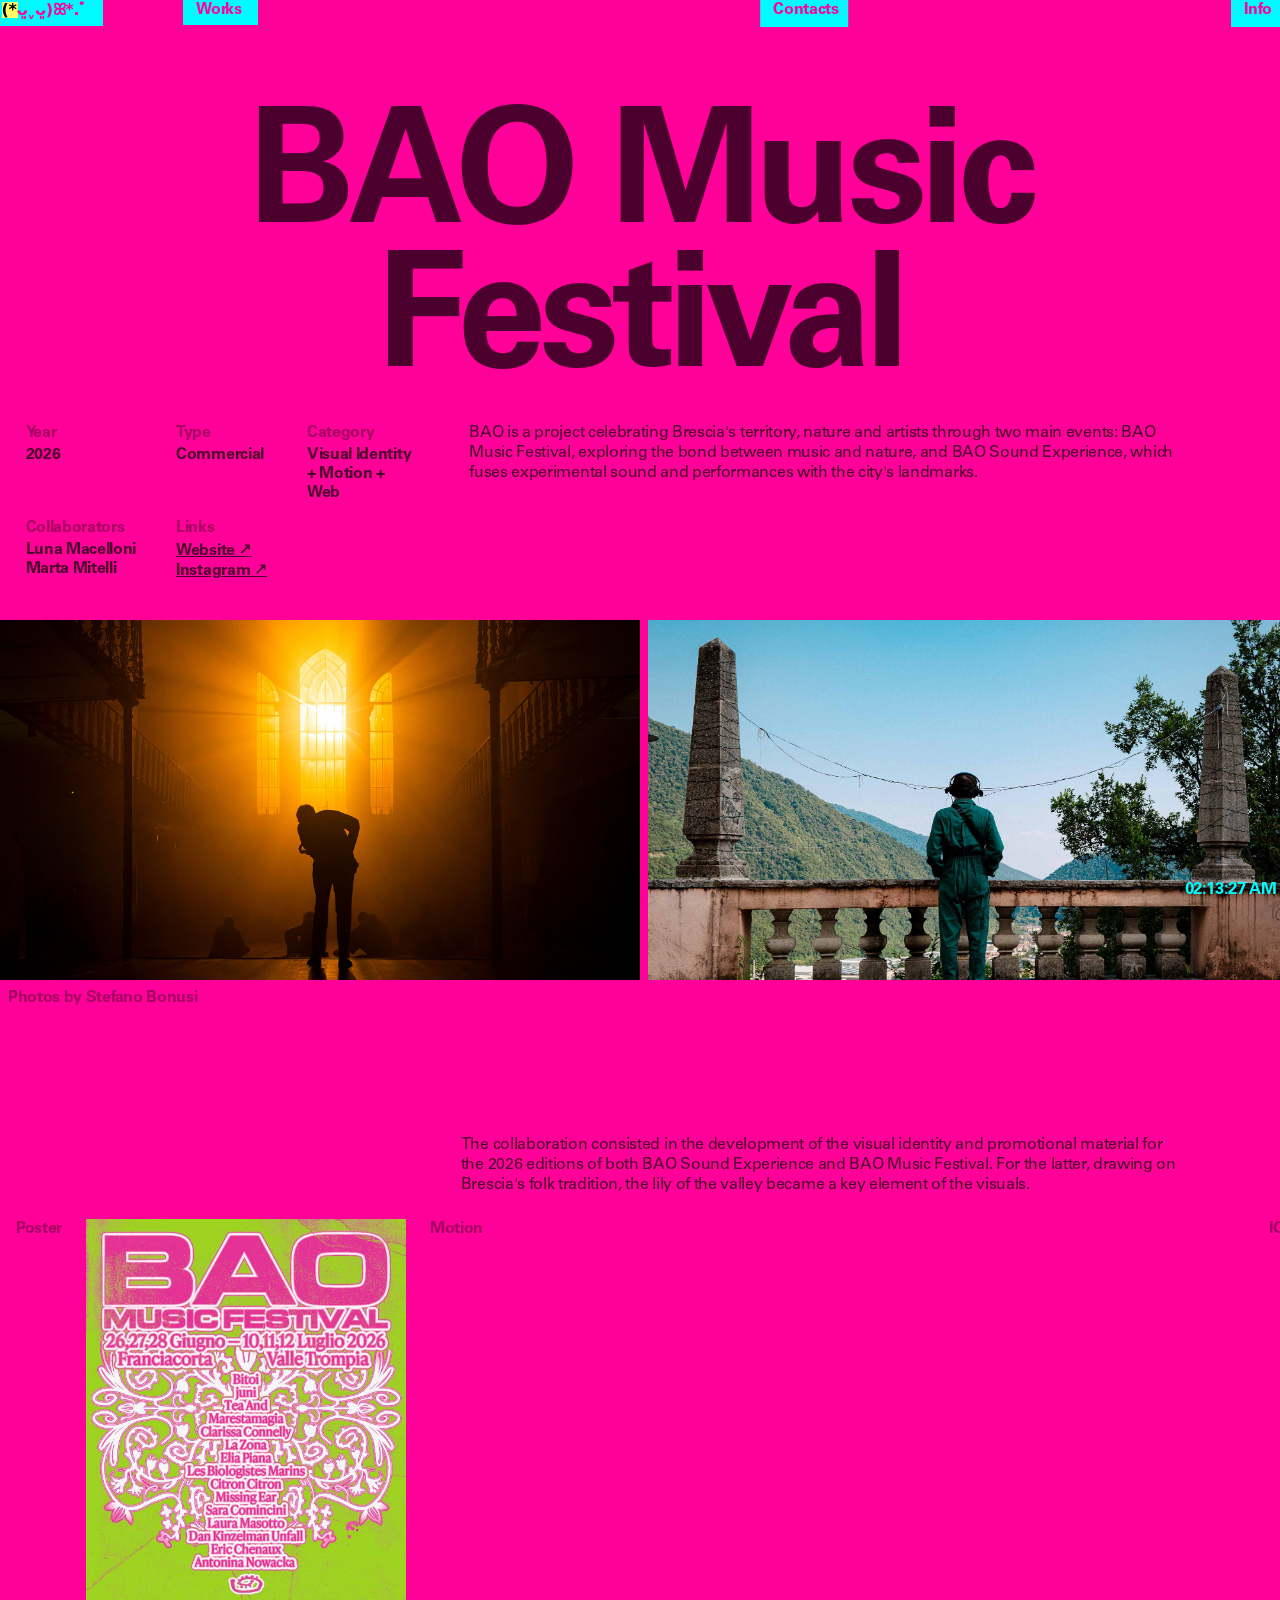
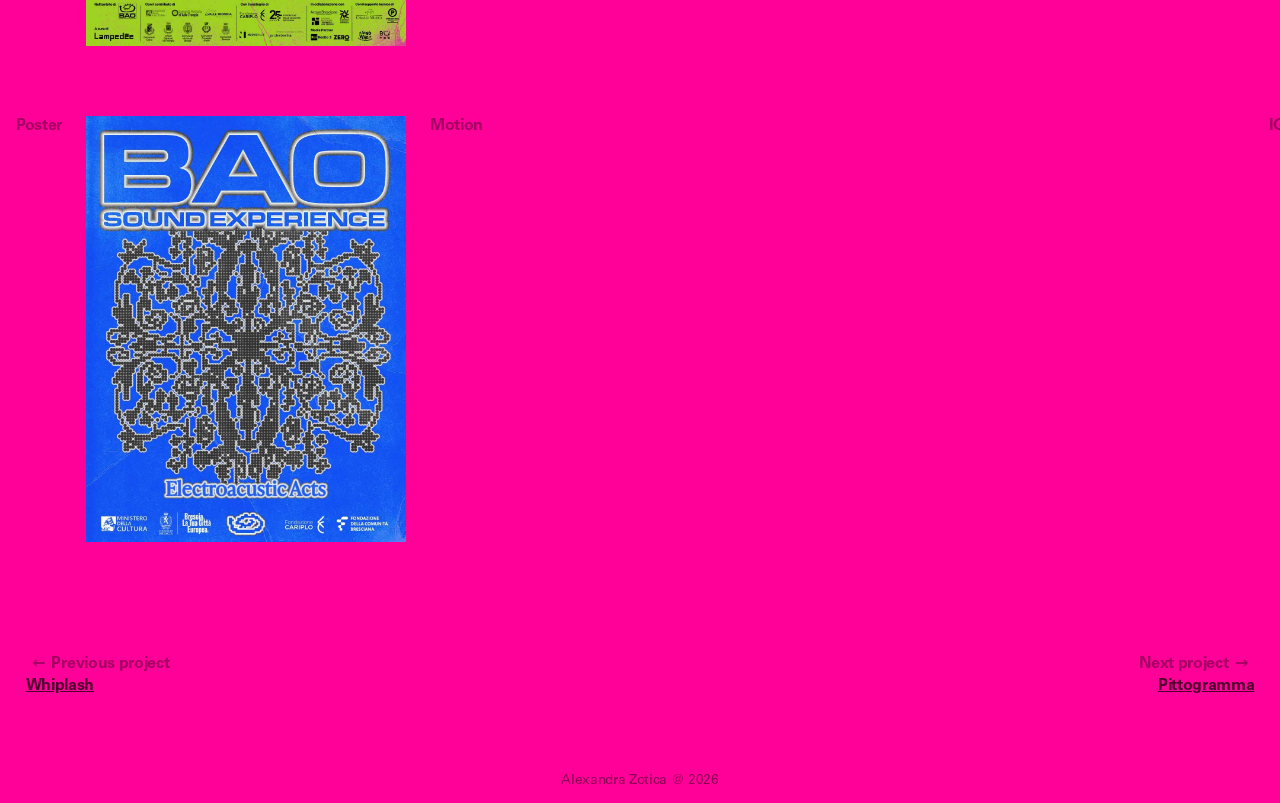
<file: project/BAO-Music-Festival.html>
<!DOCTYPE html>
<html lang="en">
<head>
    <meta charset="UTF-8">
    <meta name="viewport" content="width=device-width, initial-scale=1.0">
    <title>Alexandra Zotica - Portfolio (*ᴗ͈ˬᴗ͈)ꕤ*.ﾟ</title>
    <link rel="stylesheet" href="../style.css">
    <link rel="stylesheet" href="../project-page-style.css">
</head>
<body>

  <div id="custom-cursor"><div class="cursor-shape"></div></div>

  <span id="fixed">

<span id="az">
  <a href="../index.html" aria-label="Alexandra Zotica">
<span class="az-letter az-rest" style="--i:0;--d:.45s" aria-hidden="true">A</span><span class="az-letter az-rest" style="--i:1;--d:.405s" aria-hidden="true">l</span><span class="az-letter az-rest" style="--i:2;--d:.36s" aria-hidden="true">e</span><span class="az-letter az-rest" style="--i:3;--d:.315s" aria-hidden="true">x</span><span class="az-letter az-rest" style="--i:4;--d:.27s" aria-hidden="true">a</span><span class="az-letter az-rest" style="--i:5;--d:.225s" aria-hidden="true">n</span><span class="az-letter az-rest" style="--i:6;--d:.18s" aria-hidden="true">d</span><span class="az-letter az-rest" style="--i:7;--d:.135s" aria-hidden="true">r</span><span class="az-letter az-rest" style="--i:8;--d:.09s" aria-hidden="true">a</span><span class="az-letter az-rest" style="--i:9;--d:.045s" aria-hidden="true">&nbsp;</span><span class="az-letter az-rest" style="--i:10;--d:.405s" aria-hidden="true">Z</span><span class="az-letter az-rest" style="--i:11;--d:.333s" aria-hidden="true">o</span><span class="az-letter az-rest" style="--i:12;--d:.261s" aria-hidden="true">t</span><span class="az-letter az-rest" style="--i:13;--d:.189s" aria-hidden="true">i</span><span class="az-letter az-rest" style="--i:14;--d:.117s" aria-hidden="true">c</span><span class="az-letter az-rest" style="--i:15;--d:.045s" aria-hidden="true">a</span>
<span class="az-kao" aria-hidden="true">
  <span class="kao-rest">(*ᴗ͈ˬᴗ͈)ꕤ*.ﾟ</span>
  <span class="kao-hover">ദ്ദി(｡•̀ ,&lt;)~✩‧₊</span>
</span>
  </a>
</span>

<a class="menu-item menu-link" id="works" href="../see-all.html" data-hover-label="Works">
  <span class="label">Works</span>
</a>

<span class="menu-item flicker-item" id="contacts" data-hover-label="Contacts">
  <span class="label">Contacts</span>
  <span class="panel">
    <span class="content">
      <span class="links">
        <span id="email" class="row" data-hover-label="alexandrazotica.work@gmail.com"><a href="mailto:alexandrazotica.work@gmail.com">Email</a><span class="row-mask"></span></span>
        <span class="row" data-hover-label="@c0ldbluerain"><a href="https://www.instagram.com/c0ldbluerain/" target="_blank">Instagram</a><span class="row-mask"></span></span>
        <span class="row" data-hover-label="@alexandrazotica"><a href="https://vimeo.com/alexandrazotica" target="_blank">Vimeo</a><span class="row-mask"></span></span>
        <span class="row" data-hover-label="@alexandrazotica"><a href="https://www.linkedin.com/in/alexandrazotica/" target="_blank">Linkedin</a><span class="row-mask"></span></span>
      </span>
    </span>
  </span>
</span>

<span class="menu-item flicker-item" id="info" data-hover-label="Info">

  <span class="label">Info</span>
  <span class="panel">
    <span class="content">
      <span class="top-row">
        <p class="info-text">
          Alexandra Zotica is a designer working across motion, video and editorial design with an interest for 
          projects of social, political and cultural relevance. Romanian, raised and based in Milan,
          studied in Barcelona and Hong Kong.
        </p>
      </span>

      <span class="info-lower-row">

        <span class="container-info-block">
  <span class="info-block">
    <span class="info-block-title">Work</span>
    <span class="work-entries">

      <span class="work-entry">
        <span class="work-date">Jul 2025 – Present</span>
        <span class="work-title">BAO Music Festival</span>
        <span class="work-desc">Art director, graphic designer,
motion designer & video editor</span>
      </span>

      <span class="work-entry">
        <span class="work-date">Sept 2023 - Jun 2025</span>
        <span class="work-title">Lab Immagine - Politecnico di Milano</span>
        <span class="work-desc">Motion designer, videomaker
and photographer</span>
      </span>

      <span class="work-entry">
        <span class="work-date">Nov 2024</span>
        <span class="work-title">Filmmaker Festival</span>
        <span class="work-desc">Volunteered as video editor
and photographer</span>
      </span>

    </span>
  </span>
</span>

<span class="container-info-block">
  <span class="info-block">
    <span class="info-block-title">Education</span>
    <span class="work-entries">

      <span class="work-entry">
        <span class="work-date">2024 – Present</span>
        <span class="work-title">Master’s Degree
in Communication Design</span>
        <span class="work-desc">Politecnico di Milano
Milan, Italy</span>
      </span>

      <span class="work-entry">
        <span class="work-date">Jan 2026 - May 2026</span>
        <span class="work-title">Erasmus Experience
in Illustration</span>
        <span class="work-desc">Hong Kong Design Institute, Hong Kong</span>
      </span>

      <span class="work-entry">
        <span class="work-date">2021 - 2024</span>
        <span class="work-title">Bachelor’s Degree
in Communication Design</span>
        <span class="work-desc">Politecnico di Milano
Milan, Italy</span>
      </span>

       <span class="work-entry">
        <span class="work-date">Jan 2024 - Jun 2024</span>
        <span class="work-title">Erasmus Experience
in Audiovisual Design</span>
        <span class="work-desc">ESDi - Universitat Ramon Ull
Barcelona, Spain</span>
      </span>

    </span>
  </span>
</span>

        <span class="container-info-block">
          <span class="info-block">
            <span class="info-block-title">Exhibitions</span>
            <span class="info-block-years">
              <span class="year-group">
                <span class="year-label">2026</span>
                <span class="info-block-list">
                  <span><a href="https://streambeefvibes.densitydesign.org" target="_blank">Stream Beef Vibes</a>, Stecca 3, Milan</span>
                </span>
              </span>

              <span class="year-group">
                <span class="year-label">2025</span>
                <span class="info-block-list">
                  <span><a href="https://www.meetcenter.it/en/event/the-new-atlas-of-digital-art-2025-immersive-frontiers/" target="_blank">The New Atlas of Digital Art</a>, MEET, Milan</span>
                  <span><a href="https://www.graphicdays.it/neologia/everything-that-i-am-not-alexandra-zotica/" target="_blank">Neologia</a>, Graphic Days, Turin</span>
                  <span><a href="https://www.instagram.com/reel/DIoC3P-IA_e/?utm_source=ig_web_copy_link&stkn=MzRlODBiNWFlZA==" target="_blank">Anthropogenic Scenarios</a>, Salone Satellite, Milan</span>
                  <span><a href="https://www.instagram.com/reel/DI9LnVRoRi1/?utm_source=ig_web_copy_link&stkn=MzRlODBiNWFlZA==" target="_blank">Interdependence</a>, Fabbrica del Vapore, Milan</span>
                  <span><a href="https://www.instagram.com/p/DH8GaDlteWu/?utm_source=ig_web_copy_link&stkn=MzRlODBiNWFlZA==" target="_blank">Uffa Film Fest</a>, Urbino</span>
                </span>
              </span>

              <span class="year-group">
                <span class="year-label">2024</span>
                <span class="info-block-list">
                  <span><a href="https://www.antidisciplinarylab.it/rawscenarios/" target="_blank">Raw Scenarios</a>, Dotdotdot, Milan</span>
                </span>
              </span>
            </span>
          </span>

          <span class="info-block">
            <span class="info-block-title" style="padding-right:1.5rem">Features</span>
            <span class="info-block-years">
              <span class="year-group">
                <span class="year-label">2025</span>
                <span class="info-block-list">
                  <span>Graincore March</span>
                  <span>Urbanvoid Vol.2</span>
                </span>
              </span>

              <span class="year-group">
                <span class="year-label">2024</span>
                <span class="info-block-list">
                  <span><a href="https://www.nomosedizioni.it/libro/9791259582126" target="_blank">Design della Comunicazione. Vent'anni di nuovo</a></span>
                </span>
              </span>
            </span>
          </span>
        </span>

      </span>

    </span>
  </span>

</span>

  <span class="hour">14:37:22</span>

</span>

<header class="project-header"
  data-collaborators="Luna Macelloni, Marta Mitelli"
  data-links="Website|https://www.progettobao.com; Instagram|https://www.instagram.com/progetto.bao/">

  <span class="project-title" id="project-title">BAO Music Festival</span>

  <div class="project-body">
    <div class="project-attrs" id="project-attrs"></div>

    <div class="project-description">
  <p>BAO is a project celebrating Brescia's territory, nature and artists through two main events: BAO Music Festival, exploring the bond between music and nature, and BAO Sound Experience, which fuses experimental sound and performances with the city's landmarks.</p>
</div>
  </div>
</header>

<section class="project-gallery-h">
  <figure>
    <img src="../assets/projects/BAO/bao-1.jpg" alt="BAO 2026 poster" style="--w: 50vw; --w-mobile: 80vw;">
  </figure>
    <figure>
    <img src="../assets/projects/BAO/bao-6.jpg" alt="BAO 2026 poster"  style="--w: 50vw; --w-mobile: 80vw;">
  </figure>
  <figure>
    <img src="../assets/projects/BAO/bao-4.jpg" alt="BAO 2026 poster"  style="--w: 50vw; --w-mobile: 80vw;">
  </figure>
  <figure>
    <img src="../assets/projects/BAO/bao-5.jpg" alt="BAO 2026 poster"  style="--w: 50vw; --w-mobile: 80vw;">
  </figure>
</section>

<span class="photo-caption">Photos by Stefano Bonusi</span>

<div class="project-footer">
  <div class="project-description">
  <p>The collaboration consisted in the development of the visual identity and promotional material for the 2026 editions of both BAO Sound Experience and BAO Music Festival. For the latter, drawing on Brescia's folk tradition, the lily of the valley became a key element of the visuals.</p>
</div>
</div>

<section class="project-gallery-h">

  <div class="gallery-label"><span>Poster</span></div>
  <figure>
    <img src="../assets/projects/BAO/bao-poster 1.jpg" alt="BAO poster" alt="BAO 2026 poster" style="--w: 25vw; --w-mobile: 80vw;">
  </figure>

  <div class="gallery-label"><span>Motion</span></div>

  <figure>
      <a class="video-full-link" 
     href="https://www.instagram.com/reel/DW4Go3JAXb-/?utm_source=ig_web_copy_link&stkn=MzRlODBiNWFlZA==" 
     target="_blank" 
     rel="noopener"
     data-cursor-label="Watch full video"
     >
    <video data-src="../assets/projects/BAO/bao-11.mp4" muted loop playsinline webkit-playsinline preload="none"  style="--w: 18.8vw; --w-mobile: 75vw;"></video>
  </a>
  </figure>
  <figure>
    <video src="../assets/projects/BAO/bao-12.mp4" muted autoplay loop playsinline webkit-playsinline preload="auto" style="--w: 18.8vw; --w-mobile: 75vw;"></video>
  </figure>
  <figure>
      <a class="video-full-link" 
     href="https://www.instagram.com/reel/DXFI6l3E9Tg/?utm_source=ig_web_copy_link&stkn=MzRlODBiNWFlZA==" 
     target="_blank" 
     rel="noopener"
     data-cursor-label="Watch full video"
     >
    <video data-src="../assets/projects/BAO/bao-13.mp4" muted loop playsinline webkit-playsinline preload="none"  style="--w: 18.8vw; --w-mobile: 75vw;"></video>
  </a>  </figure>

    <div class="gallery-label"><span>IG Posts</span></div>
      
      <figure class="figure-quad">
  <div class="figure-quad-row">
      <img src="../assets/projects/BAO/bao-18.jpg" alt="BAO poster">
      <img src="../assets/projects/BAO/bao-19.jpg" alt="BAO poster">
  </div>
    <div class="figure-quad-row">
      <img src="../assets/projects/BAO/bao-20.jpg" alt="BAO poster">
       <img src="../assets/projects/BAO/bao-21.jpg" alt="BAO poster">
    </div>
      </figure>


            <div class="gallery-label"><span>Website</span></div>
<figure>
 <a class="video-full-link" 
     href="https://www.progettobao.com/franciacorta-w1/" 
     target="_blank" 
     rel="noopener"
     data-cursor-label="Check out the website"
     >
    <video data-src="../assets/projects/BAO/bao-26.mp4" muted loop playsinline webkit-playsinline preload="none"  style="--w: 30vw; --w-mobile: 80vw;"></video>
  </a>  </figure>

</section>

<section class="project-gallery-h">

    <div class="gallery-label"><span>Poster</span></div>

  <figure>
    <img src="../assets/projects/BAO/bao-poster 2.jpg" style="--w: 25vw; --w-mobile: 80vw;">
  </figure>

    <div class="gallery-label"><span>Motion</span></div>

    <figure>
      <a class="video-full-link" 
     href="https://www.instagram.com/reel/DXwuQZBCSAP/?utm_source=ig_web_copy_link&stkn=MzRlODBiNWFlZA==" 
     target="_blank" 
     rel="noopener"
     data-cursor-label="Watch full video"
     >
    <video data-src="../assets/projects/BAO/bao-14.mp4" muted loop playsinline webkit-playsinline preload="none" style="--w: 18.8vw; --w-mobile: 75vw;"></video>
  </a>
</figure>
<figure>
      <a class="video-full-link" 
     href="https://www.instagram.com/reel/DWWvMkqCdSr/?utm_source=ig_web_copy_link&stkn=NTc4MTIwNjQ2YQ==" 
     target="_blank" 
     rel="noopener"
     data-cursor-label="Watch full video"
     >
    <video data-src="../assets/projects/BAO/bao-15.mp4" muted loop playsinline webkit-playsinline preload="none" style="--w: 18.8vw; --w-mobile: 75vw;"></video>
  </a>  </figure>
  <figure>
      <a class="video-full-link" 
     href="https://www.instagram.com/reel/DUGiog3lasC/?utm_source=ig_web_copy_link&stkn=MzRlODBiNWFlZA==" 
     target="_blank" 
     rel="noopener"
     data-cursor-label="Watch full video"
     >
    <video data-src="../assets/projects/BAO/bao-16.mp4" muted loop playsinline webkit-playsinline preload="none" style="--w: 18.8vw; --w-mobile: 75vw;"></video>
  </a>  </figure>

      <div class="gallery-label"><span>IG Posts</span></div>

<figure class="figure-quad">
  <div class="figure-quad-row">
      <img src="../assets/projects/BAO/bao-22.jpg" alt="BAO poster">
      <img src="../assets/projects/BAO/bao-23.jpg" alt="BAO poster">
  </div>
    <div class="figure-quad-row">
      <img src="../assets/projects/BAO/bao-24.jpg" alt="BAO poster">
       <img src="../assets/projects/BAO/bao-25.jpg" alt="BAO poster">
    </div>
      </figure>

            <div class="gallery-label"><span>Website</span></div>
<figure>
 <a class="video-full-link" 
     href="https://www.progettobao.com/bao-sound-experience/" 
     target="_blank" 
     rel="noopener"
     data-cursor-label="Check out the website"
     >
    <video data-src="../assets/projects/BAO/bao-27.mp4" muted loop playsinline webkit-playsinline preload="none" style="--w: 30vw; --w-mobile: 80vw;"></video>
  </a>  </figure>
</section>

<footer class="site-footer">
  <p>Alexandra Zotica @ 2026</p>
</footer>

<span id="hover-display"></span>
    <script src="../script.js"></script>
    <script src="../project-page.js"></script>
</body>
</html>
</file>
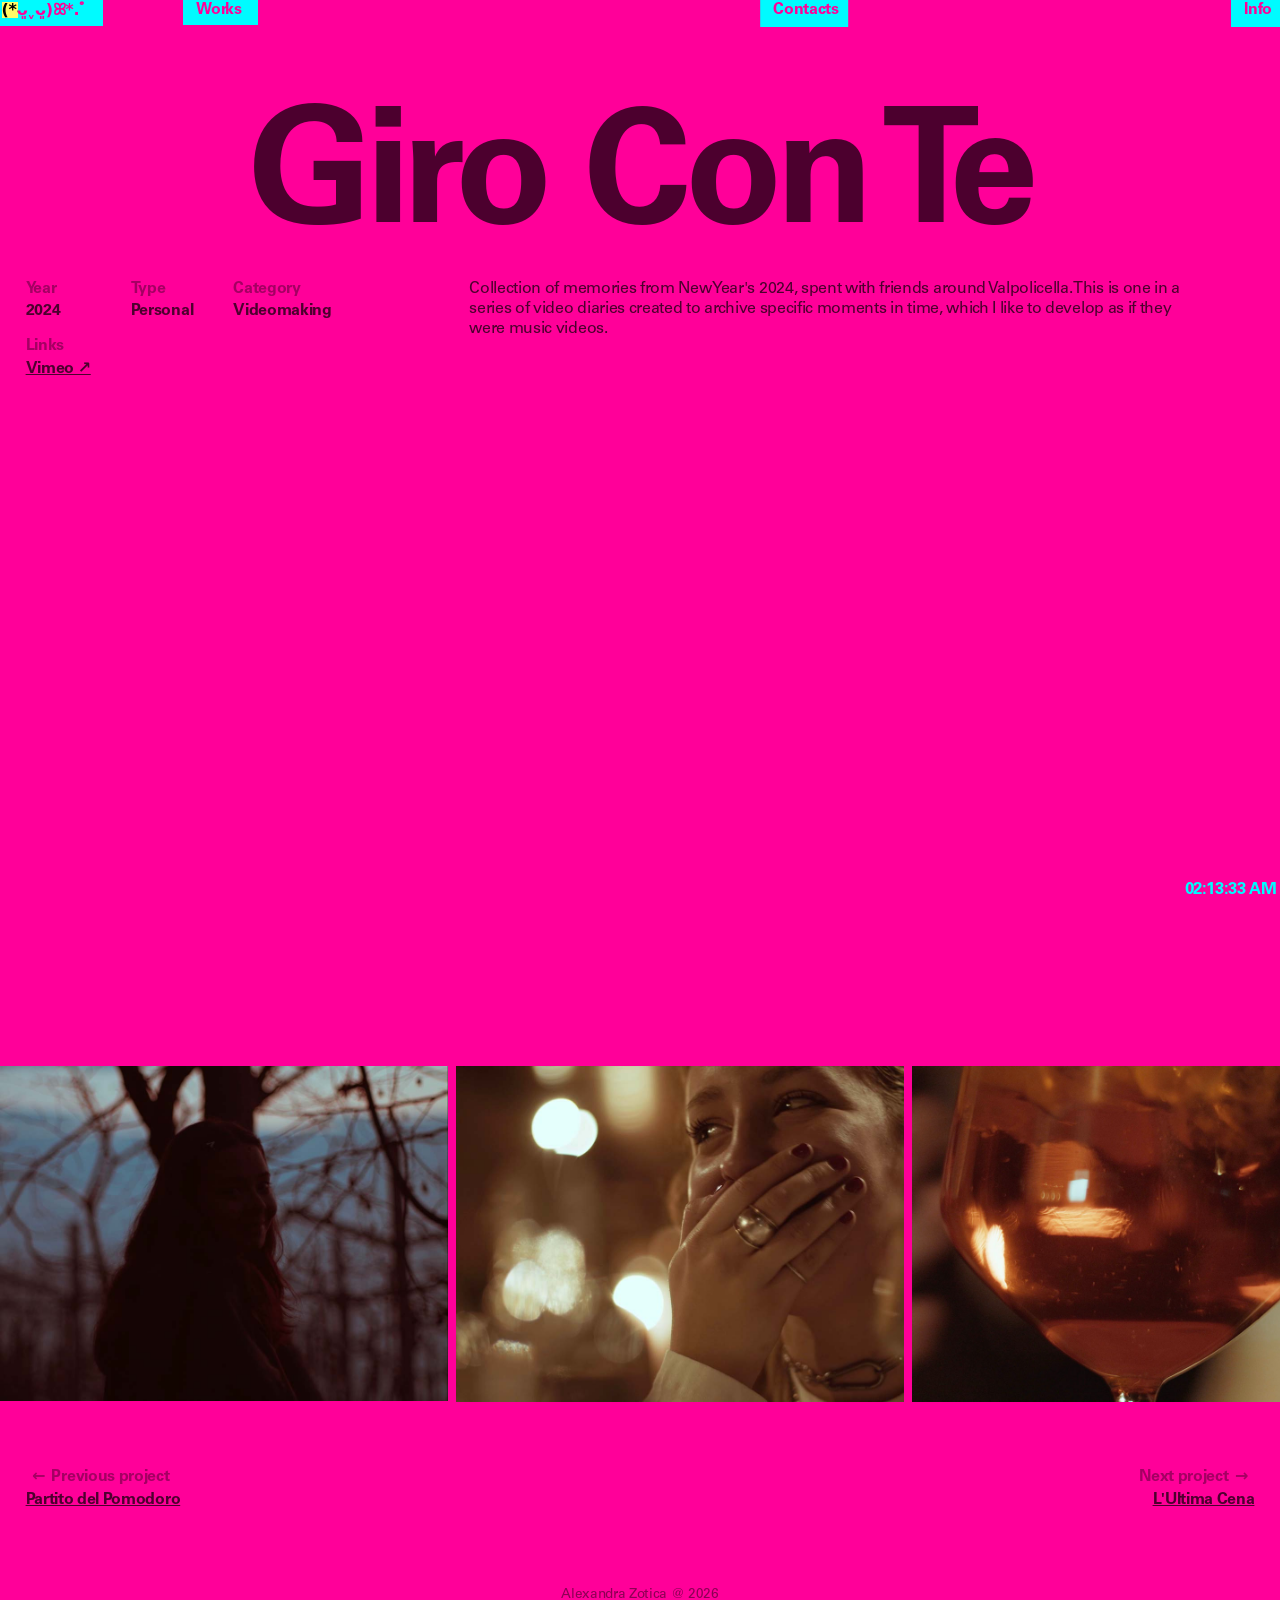
<file: project/Giro-Con-Te.html>
<!DOCTYPE html>
<html lang="en">
<head>
    <meta charset="UTF-8">
    <meta name="viewport" content="width=device-width, initial-scale=1.0">
    <title>Alexandra Zotica - Portfolio (*ᴗ͈ˬᴗ͈)ꕤ*.ﾟ</title>
    <link rel="stylesheet" href="../style.css">
    <link rel="stylesheet" href="../project-page-style.css">
</head>
<body>

  <div id="custom-cursor"><div class="cursor-shape"></div></div>

  <span id="fixed">

<span id="az">
  <a href="../index.html" aria-label="Alexandra Zotica">
<span class="az-letter az-rest" style="--i:0;--d:.45s" aria-hidden="true">A</span><span class="az-letter az-rest" style="--i:1;--d:.405s" aria-hidden="true">l</span><span class="az-letter az-rest" style="--i:2;--d:.36s" aria-hidden="true">e</span><span class="az-letter az-rest" style="--i:3;--d:.315s" aria-hidden="true">x</span><span class="az-letter az-rest" style="--i:4;--d:.27s" aria-hidden="true">a</span><span class="az-letter az-rest" style="--i:5;--d:.225s" aria-hidden="true">n</span><span class="az-letter az-rest" style="--i:6;--d:.18s" aria-hidden="true">d</span><span class="az-letter az-rest" style="--i:7;--d:.135s" aria-hidden="true">r</span><span class="az-letter az-rest" style="--i:8;--d:.09s" aria-hidden="true">a</span><span class="az-letter az-rest" style="--i:9;--d:.045s" aria-hidden="true">&nbsp;</span><span class="az-letter az-rest" style="--i:10;--d:.405s" aria-hidden="true">Z</span><span class="az-letter az-rest" style="--i:11;--d:.333s" aria-hidden="true">o</span><span class="az-letter az-rest" style="--i:12;--d:.261s" aria-hidden="true">t</span><span class="az-letter az-rest" style="--i:13;--d:.189s" aria-hidden="true">i</span><span class="az-letter az-rest" style="--i:14;--d:.117s" aria-hidden="true">c</span><span class="az-letter az-rest" style="--i:15;--d:.045s" aria-hidden="true">a</span>
<span class="az-kao" aria-hidden="true">
  <span class="kao-rest">(*ᴗ͈ˬᴗ͈)ꕤ*.ﾟ</span>
  <span class="kao-hover">ദ്ദി(｡•̀ ,&lt;)~✩‧₊</span>
</span>
  </a>
</span>

<a class="menu-item menu-link" id="works" href="../see-all.html" data-hover-label="Works">
  <span class="label">Works</span>
</a>

<span class="menu-item flicker-item" id="contacts" data-hover-label="Contacts">
  <span class="label">Contacts</span>
  <span class="panel">
    <span class="content">
      <span class="links">
        <span id="email" class="row" data-hover-label="alexandrazotica.work@gmail.com"><a href="mailto:alexandrazotica.work@gmail.com">Email</a><span class="row-mask"></span></span>
        <span class="row" data-hover-label="@c0ldbluerain"><a href="https://www.instagram.com/c0ldbluerain/" target="_blank">Instagram</a><span class="row-mask"></span></span>
        <span class="row" data-hover-label="@alexandrazotica"><a href="https://vimeo.com/alexandrazotica" target="_blank">Vimeo</a><span class="row-mask"></span></span>
        <span class="row" data-hover-label="@alexandrazotica"><a href="https://www.linkedin.com/in/alexandrazotica/" target="_blank">Linkedin</a><span class="row-mask"></span></span>
      </span>
    </span>
  </span>
</span>

<span class="menu-item flicker-item" id="info" data-hover-label="Info">

  <span class="label">Info</span>
  <span class="panel">
    <span class="content">
      <span class="top-row">
        <p class="info-text">
          Alexandra Zotica is a designer working across motion, video and editorial design with an interest for 
          projects of social, political and cultural relevance. Romanian, raised and based in Milan,
          studied in Barcelona and Hong Kong.
        </p>
      </span>

      <span class="info-lower-row">

        <span class="container-info-block">
  <span class="info-block">
    <span class="info-block-title">Work</span>
    <span class="work-entries">

      <span class="work-entry">
        <span class="work-date">Jul 2025 – Present</span>
        <span class="work-title">BAO Music Festival</span>
        <span class="work-desc">Art director, graphic designer,
motion designer & video editor</span>
      </span>

      <span class="work-entry">
        <span class="work-date">Sept 2023 - Jun 2025</span>
        <span class="work-title">Lab Immagine - Politecnico di Milano</span>
        <span class="work-desc">Motion designer, videomaker
and photographer</span>
      </span>

      <span class="work-entry">
        <span class="work-date">Nov 2024</span>
        <span class="work-title">Filmmaker Festival</span>
        <span class="work-desc">Volunteered as video editor
and photographer</span>
      </span>

    </span>
  </span>
</span>

<span class="container-info-block">
  <span class="info-block">
    <span class="info-block-title">Education</span>
    <span class="work-entries">

      <span class="work-entry">
        <span class="work-date">2024 – Present</span>
        <span class="work-title">Master’s Degree
in Communication Design</span>
        <span class="work-desc">Politecnico di Milano
Milan, Italy</span>
      </span>

      <span class="work-entry">
        <span class="work-date">Jan 2026 - May 2026</span>
        <span class="work-title">Erasmus Experience
in Illustration</span>
        <span class="work-desc">Hong Kong Design Institute, Hong Kong</span>
      </span>

      <span class="work-entry">
        <span class="work-date">2021 - 2024</span>
        <span class="work-title">Bachelor’s Degree
in Communication Design</span>
        <span class="work-desc">Politecnico di Milano
Milan, Italy</span>
      </span>

       <span class="work-entry">
        <span class="work-date">Jan 2024 - Jun 2024</span>
        <span class="work-title">Erasmus Experience
in Audiovisual Design</span>
        <span class="work-desc">ESDi - Universitat Ramon Ull
Barcelona, Spain</span>
      </span>

    </span>
  </span>
</span>

        <span class="container-info-block">
          <span class="info-block">
            <span class="info-block-title">Exhibitions</span>
            <span class="info-block-years">
              <span class="year-group">
                <span class="year-label">2026</span>
                <span class="info-block-list">
                  <span><a href="https://streambeefvibes.densitydesign.org" target="_blank">Stream Beef Vibes</a>, Stecca 3, Milan</span>
                </span>
              </span>

              <span class="year-group">
                <span class="year-label">2025</span>
                <span class="info-block-list">
                  <span><a href="https://www.meetcenter.it/en/event/the-new-atlas-of-digital-art-2025-immersive-frontiers/" target="_blank">The New Atlas of Digital Art</a>, MEET, Milan</span>
                  <span><a href="https://www.graphicdays.it/neologia/everything-that-i-am-not-alexandra-zotica/" target="_blank">Neologia</a>, Graphic Days, Turin</span>
                  <span><a href="https://www.instagram.com/reel/DIoC3P-IA_e/?utm_source=ig_web_copy_link&stkn=MzRlODBiNWFlZA==" target="_blank">Anthropogenic Scenarios</a>, Salone Satellite, Milan</span>
                  <span><a href="https://www.instagram.com/reel/DI9LnVRoRi1/?utm_source=ig_web_copy_link&stkn=MzRlODBiNWFlZA==" target="_blank">Interdependence</a>, Fabbrica del Vapore, Milan</span>
                  <span><a href="https://www.instagram.com/p/DH8GaDlteWu/?utm_source=ig_web_copy_link&stkn=MzRlODBiNWFlZA==" target="_blank">Uffa Film Fest</a>, Urbino</span>
                </span>
              </span>

              <span class="year-group">
                <span class="year-label">2024</span>
                <span class="info-block-list">
                  <span><a href="https://www.antidisciplinarylab.it/rawscenarios/" target="_blank">Raw Scenarios</a>, Dotdotdot, Milan</span>
                </span>
              </span>
            </span>
          </span>

          <span class="info-block">
            <span class="info-block-title" style="padding-right:1.5rem">Features</span>
            <span class="info-block-years">
              <span class="year-group">
                <span class="year-label">2025</span>
                <span class="info-block-list">
                  <span>Graincore March</span>
                  <span>Urbanvoid Vol.2</span>
                </span>
              </span>

              <span class="year-group">
                <span class="year-label">2024</span>
                <span class="info-block-list">
                  <span><a href="https://www.nomosedizioni.it/libro/9791259582126" target="_blank">Design della Comunicazione. Vent'anni di nuovo</a></span>
                </span>
              </span>
            </span>
          </span>
        </span>

      </span>

    </span>
  </span>

</span>

  <span class="hour">14:37:22</span>

</span>

<header class="project-header"
  data-links="Vimeo|https://vimeo.com/1203777622">

  <span class="project-title" id="project-title">Giro Con Te</span>

  <div class="project-body">
    <div class="project-attrs" id="project-attrs"></div>

    <div class="project-description">
  <p>Collection of memories from New Year's 2024, spent with friends around Valpolicella. 
    This is one in a series of video diaries created to archive specific moments in time, 
    which I like to develop as if they were music videos.</p>
</div>
  </div>
</header>

<section class="project-gallery-h">
<figure class="figure-center-video">
   <a class="video-full-link" 
     href="https://vimeo.com/1203777622" 
     target="_blank" 
     rel="noopener"
     data-cursor-label="Check out the video"
     >
    <video data-src="../assets/projects/-hero videos/GIRO CON TE-video 1.mp4" muted loop playsinline webkit-playsinline preload="none" style="width:100vw; height: auto;"></video>
  </a> 
</section>

<section class="project-gallery-h">
    <figure>
    <img src="../assets/projects/Giro Con Te/giro-con-te-1.jpg" alt="Giro Con Te Frame" style="--w: 35vw; --w-mobile: 60vw;">
  </figure>
      <figure>
    <img src="../assets/projects/Giro Con Te/giro-con-te-2.jpg" alt="Giro Con Te Frame" style="--w: 35vw; --w-mobile: 60vw;">
  </figure>
      <figure>
    <img src="../assets/projects/Giro Con Te/giro-con-te-4.jpg" alt="Giro Con Te Frame" style="--w: 35vw; --w-mobile: 60vw;">
  </figure>
        <figure>
    <img src="../assets/projects/Giro Con Te/giro-con-te-3.jpg" alt="Giro Con Te Frame" style="--w: 35vw; --w-mobile: 60vw;">
  </figure>
</section>

<footer class="site-footer">
  <p>Alexandra Zotica @ 2026</p>
</footer>
<span id="hover-display"></span>
    <script src="../script.js"></script>
    <script src="../project-page.js"></script>
</body>
</html>
</file>
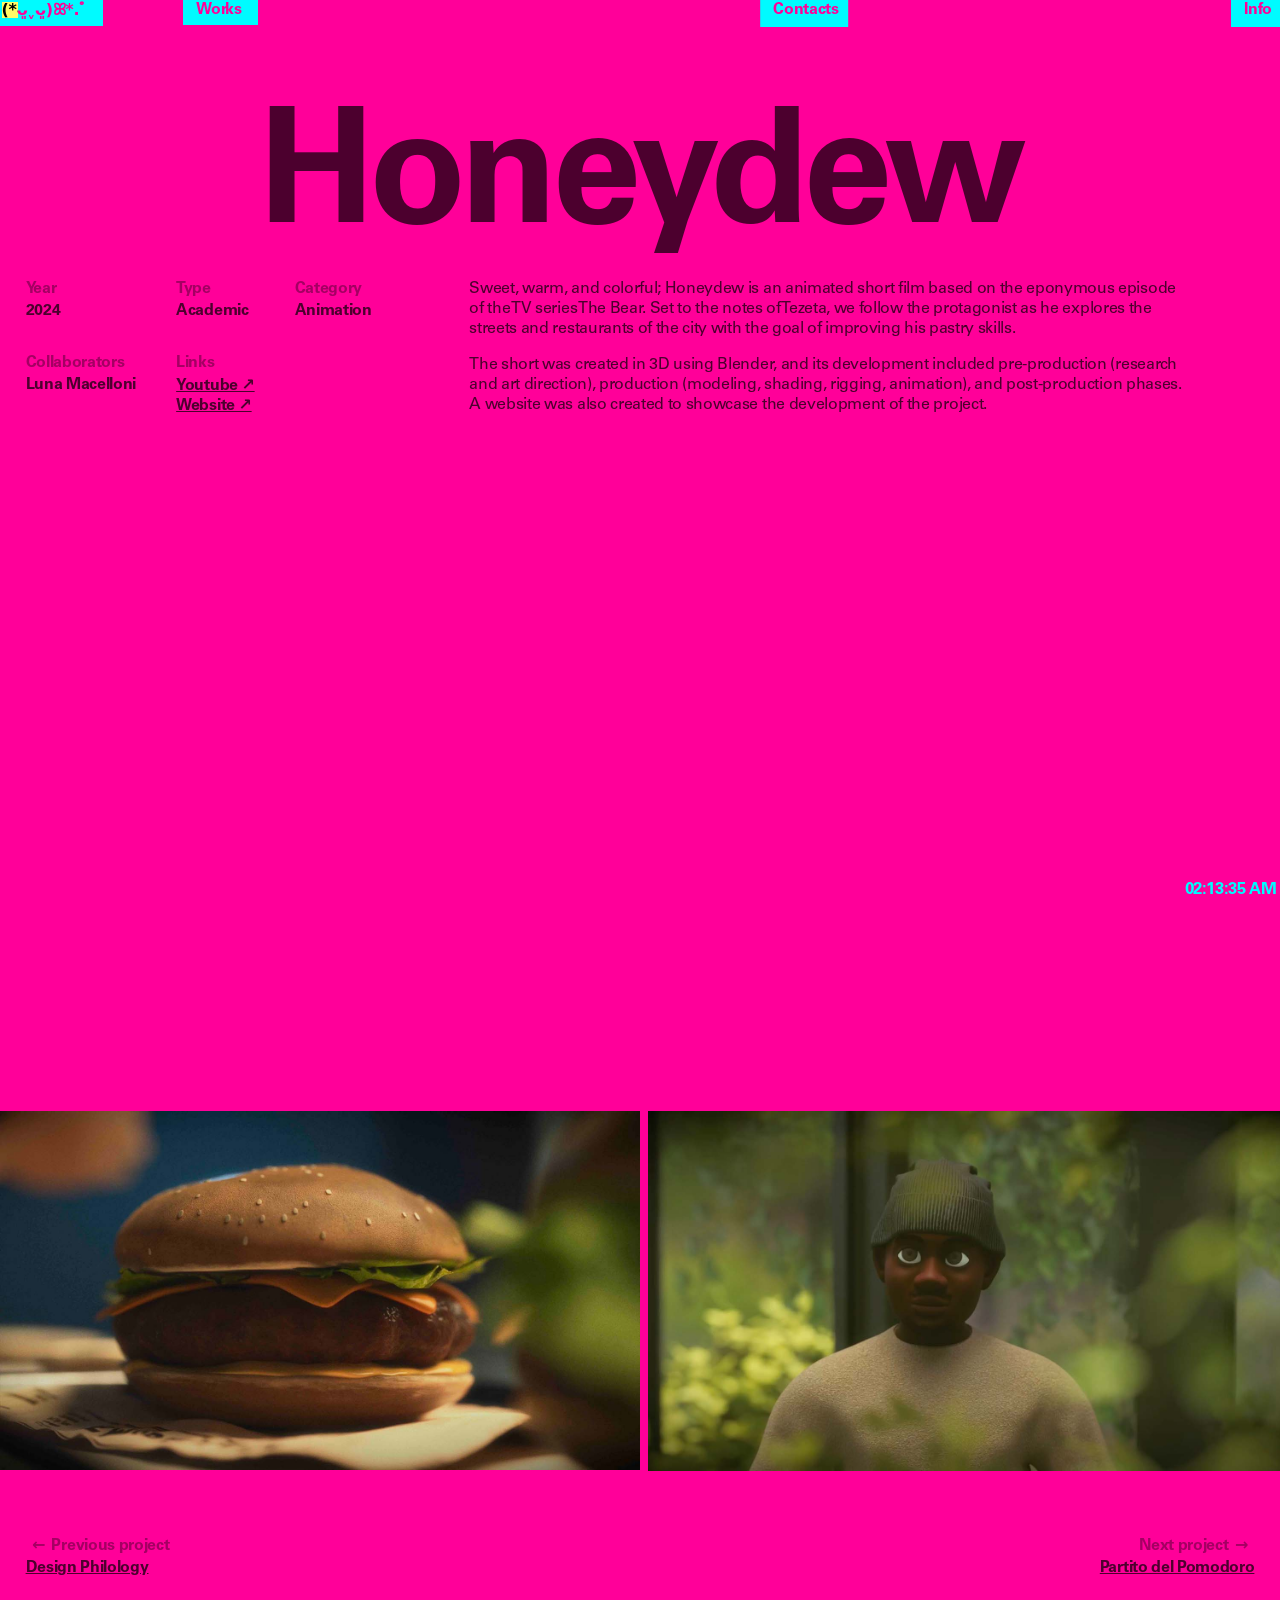
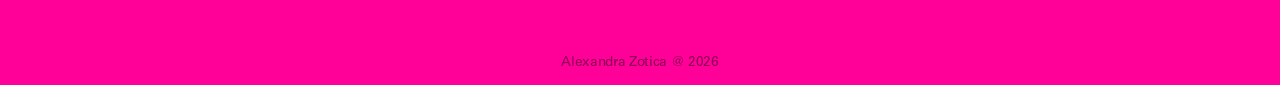
<file: project/Honeydew.html>
<!DOCTYPE html>
<html lang="en">
<head>
    <meta charset="UTF-8">
    <meta name="viewport" content="width=device-width, initial-scale=1.0">
    <title>Alexandra Zotica - Portfolio (*ᴗ͈ˬᴗ͈)ꕤ*.ﾟ</title>
    <link rel="stylesheet" href="../style.css">
    <link rel="stylesheet" href="../project-page-style.css">
</head>
<body>

  <div id="custom-cursor"><div class="cursor-shape"></div></div>

  <span id="fixed">

<span id="az">
  <a href="../index.html" aria-label="Alexandra Zotica">
<span class="az-letter az-rest" style="--i:0;--d:.45s" aria-hidden="true">A</span><span class="az-letter az-rest" style="--i:1;--d:.405s" aria-hidden="true">l</span><span class="az-letter az-rest" style="--i:2;--d:.36s" aria-hidden="true">e</span><span class="az-letter az-rest" style="--i:3;--d:.315s" aria-hidden="true">x</span><span class="az-letter az-rest" style="--i:4;--d:.27s" aria-hidden="true">a</span><span class="az-letter az-rest" style="--i:5;--d:.225s" aria-hidden="true">n</span><span class="az-letter az-rest" style="--i:6;--d:.18s" aria-hidden="true">d</span><span class="az-letter az-rest" style="--i:7;--d:.135s" aria-hidden="true">r</span><span class="az-letter az-rest" style="--i:8;--d:.09s" aria-hidden="true">a</span><span class="az-letter az-rest" style="--i:9;--d:.045s" aria-hidden="true">&nbsp;</span><span class="az-letter az-rest" style="--i:10;--d:.405s" aria-hidden="true">Z</span><span class="az-letter az-rest" style="--i:11;--d:.333s" aria-hidden="true">o</span><span class="az-letter az-rest" style="--i:12;--d:.261s" aria-hidden="true">t</span><span class="az-letter az-rest" style="--i:13;--d:.189s" aria-hidden="true">i</span><span class="az-letter az-rest" style="--i:14;--d:.117s" aria-hidden="true">c</span><span class="az-letter az-rest" style="--i:15;--d:.045s" aria-hidden="true">a</span>
<span class="az-kao" aria-hidden="true">
  <span class="kao-rest">(*ᴗ͈ˬᴗ͈)ꕤ*.ﾟ</span>
  <span class="kao-hover">ദ്ദി(｡•̀ ,&lt;)~✩‧₊</span>
</span>
  </a>
</span>

<a class="menu-item menu-link" id="works" href="../see-all.html" data-hover-label="Works">
  <span class="label">Works</span>
</a>

<span class="menu-item flicker-item" id="contacts" data-hover-label="Contacts">
  <span class="label">Contacts</span>
  <span class="panel">
    <span class="content">
      <span class="links">
        <span id="email" class="row" data-hover-label="alexandrazotica.work@gmail.com"><a href="mailto:alexandrazotica.work@gmail.com">Email</a><span class="row-mask"></span></span>
        <span class="row" data-hover-label="@c0ldbluerain"><a href="https://www.instagram.com/c0ldbluerain/" target="_blank">Instagram</a><span class="row-mask"></span></span>
        <span class="row" data-hover-label="@alexandrazotica"><a href="https://vimeo.com/alexandrazotica" target="_blank">Vimeo</a><span class="row-mask"></span></span>
        <span class="row" data-hover-label="@alexandrazotica"><a href="https://www.linkedin.com/in/alexandrazotica/" target="_blank">Linkedin</a><span class="row-mask"></span></span>
      </span>
    </span>
  </span>
</span>

<span class="menu-item flicker-item" id="info" data-hover-label="Info">

  <span class="label">Info</span>
  <span class="panel">
    <span class="content">
      <span class="top-row">
        <p class="info-text">
          Alexandra Zotica is a designer working across motion, video and editorial design with an interest for 
          projects of social, political and cultural relevance. Romanian, raised and based in Milan,
          studied in Barcelona and Hong Kong.
        </p>
      </span>

      <span class="info-lower-row">

        <span class="container-info-block">
  <span class="info-block">
    <span class="info-block-title">Work</span>
    <span class="work-entries">

      <span class="work-entry">
        <span class="work-date">Jul 2025 – Present</span>
        <span class="work-title">BAO Music Festival</span>
        <span class="work-desc">Art director, graphic designer,
motion designer & video editor</span>
      </span>

      <span class="work-entry">
        <span class="work-date">Sept 2023 - Jun 2025</span>
        <span class="work-title">Lab Immagine - Politecnico di Milano</span>
        <span class="work-desc">Motion designer, videomaker
and photographer</span>
      </span>

      <span class="work-entry">
        <span class="work-date">Nov 2024</span>
        <span class="work-title">Filmmaker Festival</span>
        <span class="work-desc">Volunteered as video editor
and photographer</span>
      </span>

    </span>
  </span>
</span>

<span class="container-info-block">
  <span class="info-block">
    <span class="info-block-title">Education</span>
    <span class="work-entries">

      <span class="work-entry">
        <span class="work-date">2024 – Present</span>
        <span class="work-title">Master’s Degree
in Communication Design</span>
        <span class="work-desc">Politecnico di Milano
Milan, Italy</span>
      </span>

      <span class="work-entry">
        <span class="work-date">Jan 2026 - May 2026</span>
        <span class="work-title">Erasmus Experience
in Illustration</span>
        <span class="work-desc">Hong Kong Design Institute, Hong Kong</span>
      </span>

      <span class="work-entry">
        <span class="work-date">2021 - 2024</span>
        <span class="work-title">Bachelor’s Degree
in Communication Design</span>
        <span class="work-desc">Politecnico di Milano
Milan, Italy</span>
      </span>

       <span class="work-entry">
        <span class="work-date">Jan 2024 - Jun 2024</span>
        <span class="work-title">Erasmus Experience
in Audiovisual Design</span>
        <span class="work-desc">ESDi - Universitat Ramon Ull
Barcelona, Spain</span>
      </span>

    </span>
  </span>
</span>

        <span class="container-info-block">
          <span class="info-block">
            <span class="info-block-title">Exhibitions</span>
            <span class="info-block-years">
              <span class="year-group">
                <span class="year-label">2026</span>
                <span class="info-block-list">
                  <span><a href="https://streambeefvibes.densitydesign.org" target="_blank">Stream Beef Vibes</a>, Stecca 3, Milan</span>
                </span>
              </span>

              <span class="year-group">
                <span class="year-label">2025</span>
                <span class="info-block-list">
                  <span><a href="https://www.meetcenter.it/en/event/the-new-atlas-of-digital-art-2025-immersive-frontiers/" target="_blank">The New Atlas of Digital Art</a>, MEET, Milan</span>
                  <span><a href="https://www.graphicdays.it/neologia/everything-that-i-am-not-alexandra-zotica/" target="_blank">Neologia</a>, Graphic Days, Turin</span>
                  <span><a href="https://www.instagram.com/reel/DIoC3P-IA_e/?utm_source=ig_web_copy_link&stkn=MzRlODBiNWFlZA==" target="_blank">Anthropogenic Scenarios</a>, Salone Satellite, Milan</span>
                  <span><a href="https://www.instagram.com/reel/DI9LnVRoRi1/?utm_source=ig_web_copy_link&stkn=MzRlODBiNWFlZA==" target="_blank">Interdependence</a>, Fabbrica del Vapore, Milan</span>
                  <span><a href="https://www.instagram.com/p/DH8GaDlteWu/?utm_source=ig_web_copy_link&stkn=MzRlODBiNWFlZA==" target="_blank">Uffa Film Fest</a>, Urbino</span>
                </span>
              </span>

              <span class="year-group">
                <span class="year-label">2024</span>
                <span class="info-block-list">
                  <span><a href="https://www.antidisciplinarylab.it/rawscenarios/" target="_blank">Raw Scenarios</a>, Dotdotdot, Milan</span>
                </span>
              </span>
            </span>
          </span>

          <span class="info-block">
            <span class="info-block-title" style="padding-right:1.5rem">Features</span>
            <span class="info-block-years">
              <span class="year-group">
                <span class="year-label">2025</span>
                <span class="info-block-list">
                  <span>Graincore March</span>
                  <span>Urbanvoid Vol.2</span>
                </span>
              </span>

              <span class="year-group">
                <span class="year-label">2024</span>
                <span class="info-block-list">
                  <span><a href="https://www.nomosedizioni.it/libro/9791259582126" target="_blank">Design della Comunicazione. Vent'anni di nuovo</a></span>
                </span>
              </span>
            </span>
          </span>
        </span>

      </span>

    </span>
  </span>

</span>

  <span class="hour">14:37:22</span>

</span>

<header class="project-header"
  data-collaborators="Luna Macelloni"
  data-links="Youtube|https://www.youtube.com/watch?v=tmc79MoFgg4; Website|https://readymag.website/u627393700/4608954/">

  <span class="project-title" id="project-title">Honeydew</span>

  <div class="project-body">
    <div class="project-attrs" id="project-attrs"></div>

    <div class="project-description">
  <p>Sweet, warm, and colorful; Honeydew is an animated short film
based on the eponymous episode of the TV series The Bear.
Set to the notes of Tezeta, we follow the protagonist as he
explores the streets and restaurants of the city with the goal
of improving his pastry skills.</p>

  <p>The short was created in 3D using Blender, and its development included
pre-production (research and art direction), production (modeling,
shading, rigging, animation), and post-production phases. A website
was also created to showcase the development of the project.</p>
</div>
  </div>
</header>

<figure class="figure-center-video">
   <a class="video-full-link" 
     href="https://www.youtube.com/watch?v=tmc79MoFgg4&themeRefresh=1" 
     target="_blank" 
     rel="noopener"
     data-cursor-label="Watch full video"
     >
    <video data-src="../assets/projects/Honeydew/HONEYDEW-video 3.mp4" muted loop playsinline webkit-playsinline preload="none" style="--w: 100vw; --w-mobile: 100vw;"></video>
  </a>  </figure>


<section class="project-gallery-h">
    <figure>
    <img src="../assets/projects/Honeydew/honeydew-1.jpg" alt="Honeydew Frame" style="--w: 50vw; --w-mobile: 60vw;">
  </figure>
      <figure>
    <img src="../assets/projects/Honeydew/honeydew-7.jpg" alt="Honeydew Frame" style="--w: 50vw; --w-mobile: 60vw;">
  </figure>
      <figure>
    <img src="../assets/projects/Honeydew/honeydew-2.jpg" alt="Honeydew Frame" style="--w: 50vw; --w-mobile: 60vw;">
  </figure>
        <figure>
    <img src="../assets/projects/Honeydew/honeydew-6.jpg" alt="Honeydew Frame" style="--w: 50vw; --w-mobile: 60vw;">
  </figure>
    </figure>
        <figure>
    <img src="../assets/projects/Honeydew/honeydew-3.jpg" alt="Honeydew Frame" style="--w: 50vw; --w-mobile: 60vw;">
  </figure>
    </figure>
        <figure>
    <img src="../assets/projects/Honeydew/honeydew-5.jpg" alt="Honeydew Frame" style="--w: 50vw; --w-mobile: 60vw;">
  </figure>
</section>

<footer class="site-footer">
  <p>Alexandra Zotica @ 2026</p>
</footer>
<span id="hover-display"></span>
    <script src="../script.js"></script>
    <script src="../project-page.js"></script>
</body>
</html>
</file>
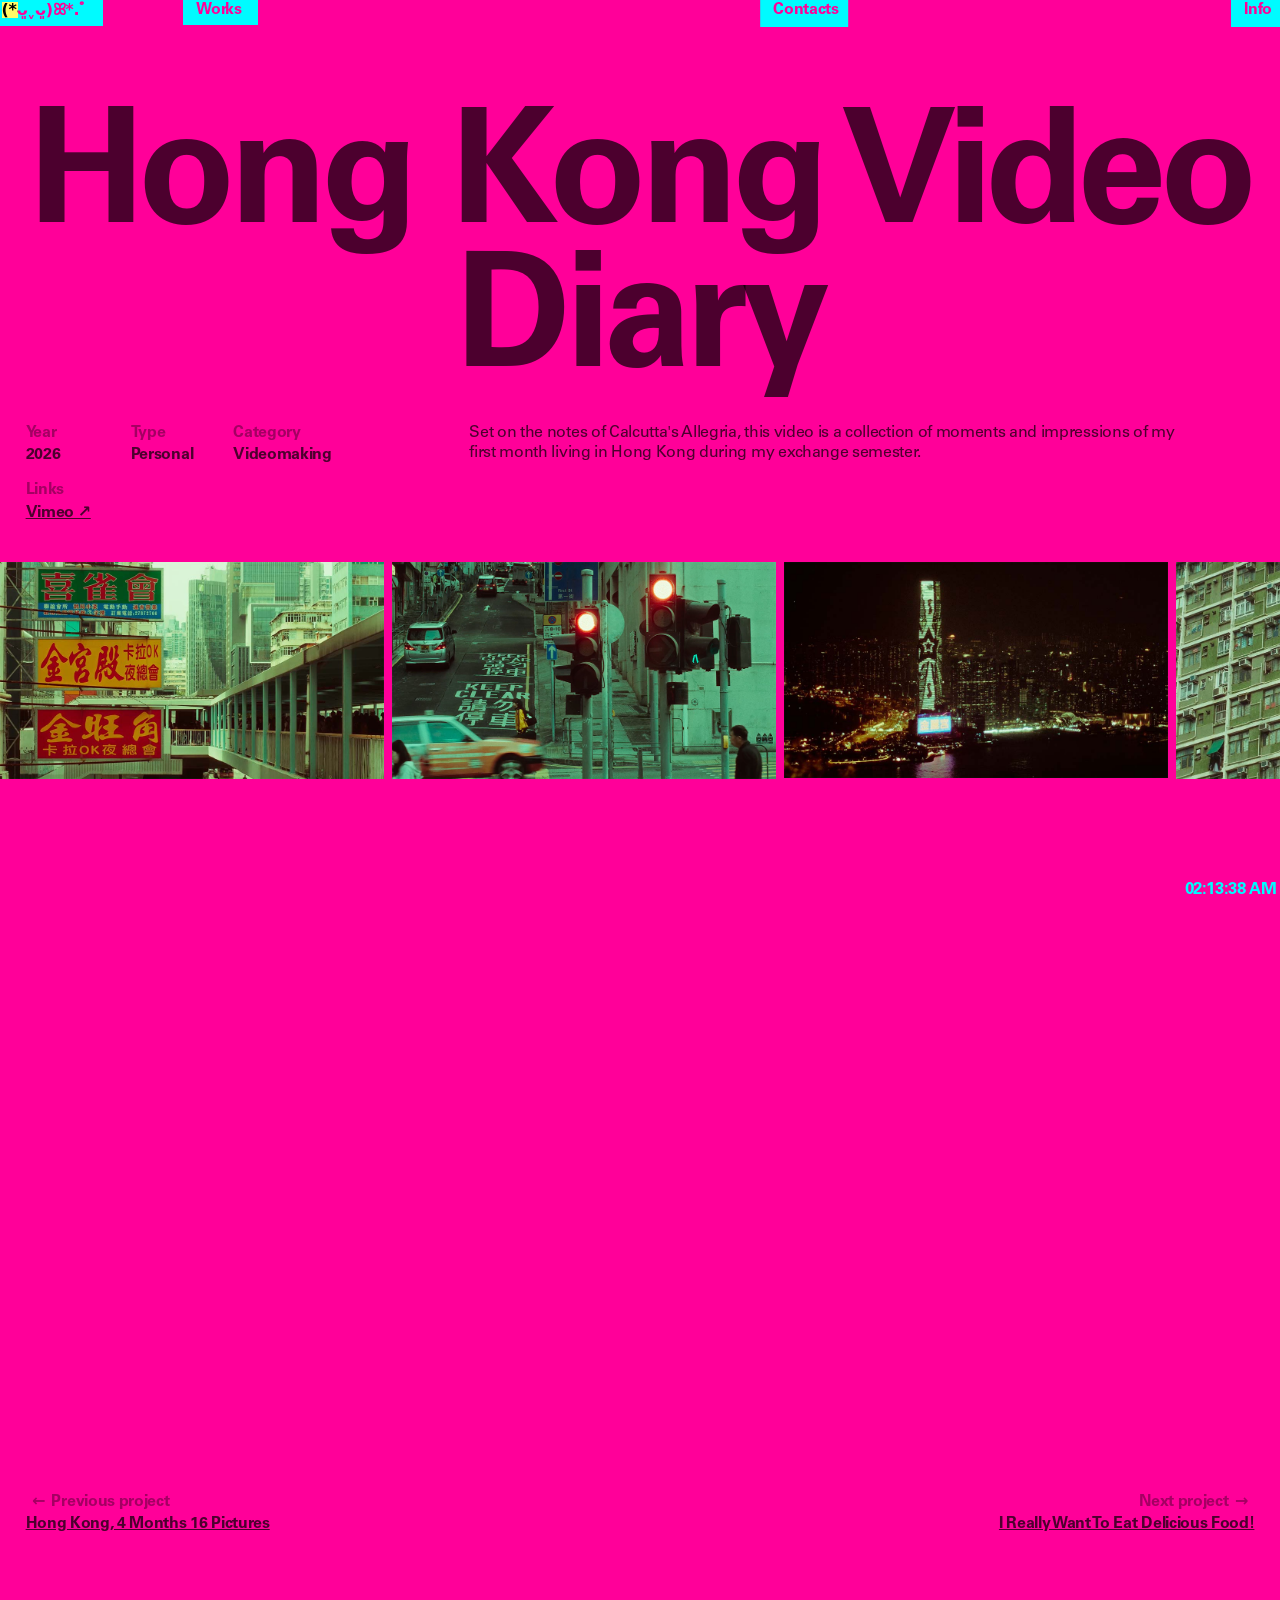
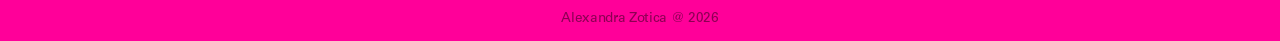
<file: project/Hong-Kong-Video-Diary.html>
<!DOCTYPE html>
<html lang="en">
<head>
    <meta charset="UTF-8">
    <meta name="viewport" content="width=device-width, initial-scale=1.0">
    <title>Alexandra Zotica - Portfolio (*ᴗ͈ˬᴗ͈)ꕤ*.ﾟ</title>
    <link rel="stylesheet" href="../style.css">
    <link rel="stylesheet" href="../project-page-style.css">
</head>
<body>

  <div id="custom-cursor"><div class="cursor-shape"></div></div>

  <span id="fixed">

<span id="az">
  <a href="../index.html" aria-label="Alexandra Zotica">
<span class="az-letter az-rest" style="--i:0;--d:.45s" aria-hidden="true">A</span><span class="az-letter az-rest" style="--i:1;--d:.405s" aria-hidden="true">l</span><span class="az-letter az-rest" style="--i:2;--d:.36s" aria-hidden="true">e</span><span class="az-letter az-rest" style="--i:3;--d:.315s" aria-hidden="true">x</span><span class="az-letter az-rest" style="--i:4;--d:.27s" aria-hidden="true">a</span><span class="az-letter az-rest" style="--i:5;--d:.225s" aria-hidden="true">n</span><span class="az-letter az-rest" style="--i:6;--d:.18s" aria-hidden="true">d</span><span class="az-letter az-rest" style="--i:7;--d:.135s" aria-hidden="true">r</span><span class="az-letter az-rest" style="--i:8;--d:.09s" aria-hidden="true">a</span><span class="az-letter az-rest" style="--i:9;--d:.045s" aria-hidden="true">&nbsp;</span><span class="az-letter az-rest" style="--i:10;--d:.405s" aria-hidden="true">Z</span><span class="az-letter az-rest" style="--i:11;--d:.333s" aria-hidden="true">o</span><span class="az-letter az-rest" style="--i:12;--d:.261s" aria-hidden="true">t</span><span class="az-letter az-rest" style="--i:13;--d:.189s" aria-hidden="true">i</span><span class="az-letter az-rest" style="--i:14;--d:.117s" aria-hidden="true">c</span><span class="az-letter az-rest" style="--i:15;--d:.045s" aria-hidden="true">a</span>
<span class="az-kao" aria-hidden="true">
  <span class="kao-rest">(*ᴗ͈ˬᴗ͈)ꕤ*.ﾟ</span>
  <span class="kao-hover">ദ്ദി(｡•̀ ,&lt;)~✩‧₊</span>
</span>
  </a>
</span>

<a class="menu-item menu-link" id="works" href="../see-all.html" data-hover-label="Works">
  <span class="label">Works</span>
</a>

<span class="menu-item flicker-item" id="contacts" data-hover-label="Contacts">
  <span class="label">Contacts</span>
  <span class="panel">
    <span class="content">
      <span class="links">
        <span id="email" class="row" data-hover-label="alexandrazotica.work@gmail.com"><a href="mailto:alexandrazotica.work@gmail.com">Email</a><span class="row-mask"></span></span>
        <span class="row" data-hover-label="@c0ldbluerain"><a href="https://www.instagram.com/c0ldbluerain/" target="_blank">Instagram</a><span class="row-mask"></span></span>
        <span class="row" data-hover-label="@alexandrazotica"><a href="https://vimeo.com/alexandrazotica" target="_blank">Vimeo</a><span class="row-mask"></span></span>
        <span class="row" data-hover-label="@alexandrazotica"><a href="https://www.linkedin.com/in/alexandrazotica/" target="_blank">Linkedin</a><span class="row-mask"></span></span>
      </span>
    </span>
  </span>
</span>

<span class="menu-item flicker-item" id="info" data-hover-label="Info">

  <span class="label">Info</span>
  <span class="panel">
    <span class="content">
      <span class="top-row">
        <p class="info-text">
          Alexandra Zotica is a designer working across motion, video and editorial design with an interest for 
          projects of social, political and cultural relevance. Romanian, raised and based in Milan,
          studied in Barcelona and Hong Kong.
        </p>
      </span>

      <span class="info-lower-row">

        <span class="container-info-block">
  <span class="info-block">
    <span class="info-block-title">Work</span>
    <span class="work-entries">

      <span class="work-entry">
        <span class="work-date">Jul 2025 – Present</span>
        <span class="work-title">BAO Music Festival</span>
        <span class="work-desc">Art director, graphic designer,
motion designer & video editor</span>
      </span>

      <span class="work-entry">
        <span class="work-date">Sept 2023 - Jun 2025</span>
        <span class="work-title">Lab Immagine - Politecnico di Milano</span>
        <span class="work-desc">Motion designer, videomaker
and photographer</span>
      </span>

      <span class="work-entry">
        <span class="work-date">Nov 2024</span>
        <span class="work-title">Filmmaker Festival</span>
        <span class="work-desc">Volunteered as video editor
and photographer</span>
      </span>

    </span>
  </span>
</span>

<span class="container-info-block">
  <span class="info-block">
    <span class="info-block-title">Education</span>
    <span class="work-entries">

      <span class="work-entry">
        <span class="work-date">2024 – Present</span>
        <span class="work-title">Master’s Degree
in Communication Design</span>
        <span class="work-desc">Politecnico di Milano
Milan, Italy</span>
      </span>

      <span class="work-entry">
        <span class="work-date">Jan 2026 - May 2026</span>
        <span class="work-title">Erasmus Experience
in Illustration</span>
        <span class="work-desc">Hong Kong Design Institute, Hong Kong</span>
      </span>

      <span class="work-entry">
        <span class="work-date">2021 - 2024</span>
        <span class="work-title">Bachelor’s Degree
in Communication Design</span>
        <span class="work-desc">Politecnico di Milano
Milan, Italy</span>
      </span>

       <span class="work-entry">
        <span class="work-date">Jan 2024 - Jun 2024</span>
        <span class="work-title">Erasmus Experience
in Audiovisual Design</span>
        <span class="work-desc">ESDi - Universitat Ramon Ull
Barcelona, Spain</span>
      </span>

    </span>
  </span>
</span>

        <span class="container-info-block">
          <span class="info-block">
            <span class="info-block-title">Exhibitions</span>
            <span class="info-block-years">
              <span class="year-group">
                <span class="year-label">2026</span>
                <span class="info-block-list">
                  <span><a href="https://streambeefvibes.densitydesign.org" target="_blank">Stream Beef Vibes</a>, Stecca 3, Milan</span>
                </span>
              </span>

              <span class="year-group">
                <span class="year-label">2025</span>
                <span class="info-block-list">
                  <span><a href="https://www.meetcenter.it/en/event/the-new-atlas-of-digital-art-2025-immersive-frontiers/" target="_blank">The New Atlas of Digital Art</a>, MEET, Milan</span>
                  <span><a href="https://www.graphicdays.it/neologia/everything-that-i-am-not-alexandra-zotica/" target="_blank">Neologia</a>, Graphic Days, Turin</span>
                  <span><a href="https://www.instagram.com/reel/DIoC3P-IA_e/?utm_source=ig_web_copy_link&stkn=MzRlODBiNWFlZA==" target="_blank">Anthropogenic Scenarios</a>, Salone Satellite, Milan</span>
                  <span><a href="https://www.instagram.com/reel/DI9LnVRoRi1/?utm_source=ig_web_copy_link&stkn=MzRlODBiNWFlZA==" target="_blank">Interdependence</a>, Fabbrica del Vapore, Milan</span>
                  <span><a href="https://www.instagram.com/p/DH8GaDlteWu/?utm_source=ig_web_copy_link&stkn=MzRlODBiNWFlZA==" target="_blank">Uffa Film Fest</a>, Urbino</span>
                </span>
              </span>

              <span class="year-group">
                <span class="year-label">2024</span>
                <span class="info-block-list">
                  <span><a href="https://www.antidisciplinarylab.it/rawscenarios/" target="_blank">Raw Scenarios</a>, Dotdotdot, Milan</span>
                </span>
              </span>
            </span>
          </span>

          <span class="info-block">
            <span class="info-block-title" style="padding-right:1.5rem">Features</span>
            <span class="info-block-years">
              <span class="year-group">
                <span class="year-label">2025</span>
                <span class="info-block-list">
                  <span>Graincore March</span>
                  <span>Urbanvoid Vol.2</span>
                </span>
              </span>

              <span class="year-group">
                <span class="year-label">2024</span>
                <span class="info-block-list">
                  <span><a href="https://www.nomosedizioni.it/libro/9791259582126" target="_blank">Design della Comunicazione. Vent'anni di nuovo</a></span>
                </span>
              </span>
            </span>
          </span>
        </span>

      </span>

    </span>
  </span>

</span>

  <span class="hour">14:37:22</span>

</span>

<header class="project-header"
  data-links="Vimeo|https://vimeo.com/1203791463">

  <span class="project-title" id="project-title">Hong Kong Video Diary</span>

  <div class="project-body">
    <div class="project-attrs" id="project-attrs"></div>

    <div class="project-description">
  <p>Set on the notes of Calcutta's Allegria, this video is a collection of moments and impressions of my first
    month living in Hong Kong during my exchange semester.
  </p>
</div>
  </div>
</header>


<section class="project-gallery-h">
    <figure>
    <img src="../assets/projects/HK Video Diary/hk-diary-2.jpg" alt="BAO 2026 poster" style="--w: 30vw; --w-mobile: 75vw;">
  </figure>
        <figure>
  <img src="../assets/projects/HK Video Diary/hk-diary-3.jpg" alt="BAO 2026 poster" style="--w: 30vw; --w-mobile: 75vw;">
  </figure>
          <figure>
  <img src="../assets/projects/HK Video Diary/hk-diary-5.jpg" alt="BAO 2026 poster" style="--w: 30vw; --w-mobile: 75vw;">
  </figure>
          <figure>
  <img src="../assets/projects/HK Video Diary/hk-diary-4.jpg" alt="BAO 2026 poster" style="--w: 30vw; --w-mobile: 75vw;">
  </figure>
</section>

<section class="project-gallery-h">
    <figure class="figure-center-video">
   <a class="video-full-link" 
     href="https://vimeo.com/1203791463" 
     target="_blank" 
     rel="noopener"
     data-cursor-label="Check out the video"
     >
    <video data-src="../assets/projects/-hero videos/HONG KONG-video 1.mp4" muted loop playsinline webkit-playsinline preload="none" style="--w: 100vw; --w-mobile: 100vw;"></video>
  </a> </figure>
</section>

<footer class="site-footer">
  <p>Alexandra Zotica @ 2026</p>
</footer>
<span id="hover-display"></span>
    <script src="../script.js"></script>
    <script src="../project-page.js"></script>
</body>
</html>
</file>
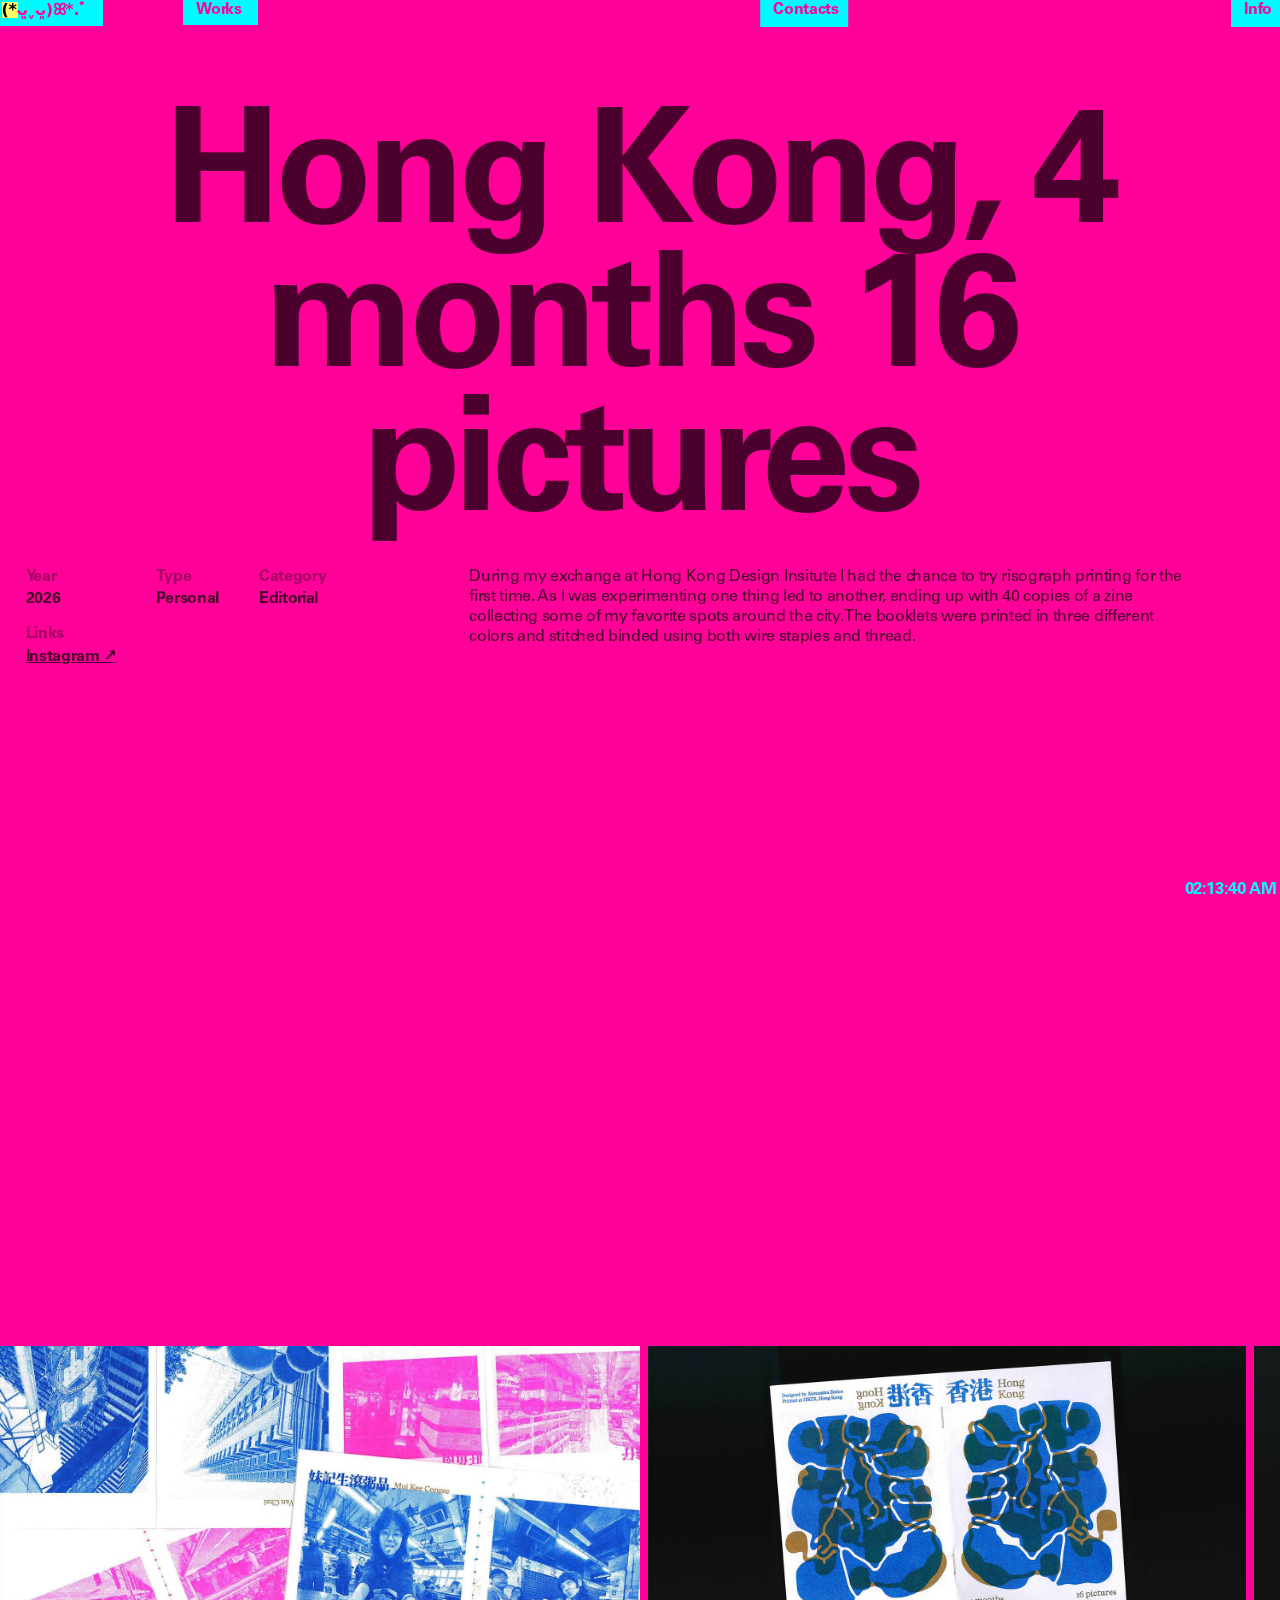
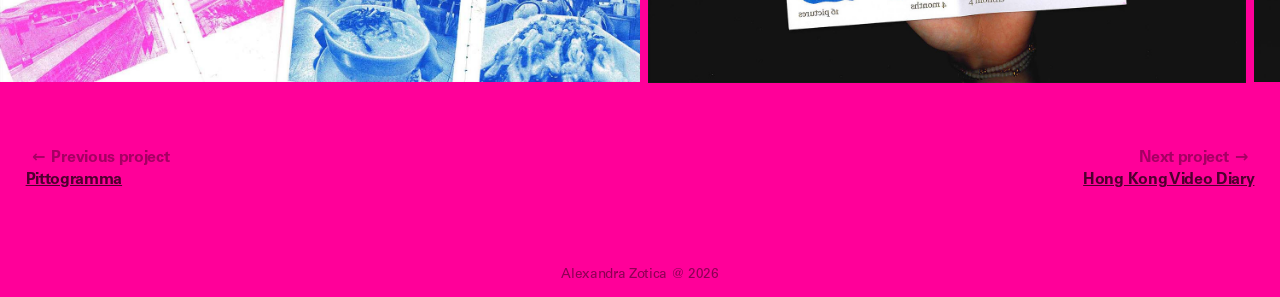
<file: project/Hong-Kong-Zine.html>
<!DOCTYPE html>
<html lang="en">
<head>
    <meta charset="UTF-8">
    <meta name="viewport" content="width=device-width, initial-scale=1.0">
    <title>Alexandra Zotica - Portfolio (*ᴗ͈ˬᴗ͈)ꕤ*.ﾟ</title>
    <link rel="stylesheet" href="../style.css">
    <link rel="stylesheet" href="../project-page-style.css">
</head>
<body>

  <div id="custom-cursor"><div class="cursor-shape"></div></div>

  <span id="fixed">

<span id="az">
  <a href="../index.html" aria-label="Alexandra Zotica">
<span class="az-letter az-rest" style="--i:0;--d:.45s" aria-hidden="true">A</span><span class="az-letter az-rest" style="--i:1;--d:.405s" aria-hidden="true">l</span><span class="az-letter az-rest" style="--i:2;--d:.36s" aria-hidden="true">e</span><span class="az-letter az-rest" style="--i:3;--d:.315s" aria-hidden="true">x</span><span class="az-letter az-rest" style="--i:4;--d:.27s" aria-hidden="true">a</span><span class="az-letter az-rest" style="--i:5;--d:.225s" aria-hidden="true">n</span><span class="az-letter az-rest" style="--i:6;--d:.18s" aria-hidden="true">d</span><span class="az-letter az-rest" style="--i:7;--d:.135s" aria-hidden="true">r</span><span class="az-letter az-rest" style="--i:8;--d:.09s" aria-hidden="true">a</span><span class="az-letter az-rest" style="--i:9;--d:.045s" aria-hidden="true">&nbsp;</span><span class="az-letter az-rest" style="--i:10;--d:.405s" aria-hidden="true">Z</span><span class="az-letter az-rest" style="--i:11;--d:.333s" aria-hidden="true">o</span><span class="az-letter az-rest" style="--i:12;--d:.261s" aria-hidden="true">t</span><span class="az-letter az-rest" style="--i:13;--d:.189s" aria-hidden="true">i</span><span class="az-letter az-rest" style="--i:14;--d:.117s" aria-hidden="true">c</span><span class="az-letter az-rest" style="--i:15;--d:.045s" aria-hidden="true">a</span>
<span class="az-kao" aria-hidden="true">
  <span class="kao-rest">(*ᴗ͈ˬᴗ͈)ꕤ*.ﾟ</span>
  <span class="kao-hover">ദ്ദി(｡•̀ ,&lt;)~✩‧₊</span>
</span>
  </a>
</span>

<a class="menu-item menu-link" id="works" href="../see-all.html" data-hover-label="Works">
  <span class="label">Works</span>
</a>

<span class="menu-item flicker-item" id="contacts" data-hover-label="Contacts">
  <span class="label">Contacts</span>
  <span class="panel">
    <span class="content">
      <span class="links">
        <span id="email" class="row" data-hover-label="alexandrazotica.work@gmail.com"><a href="mailto:alexandrazotica.work@gmail.com">Email</a><span class="row-mask"></span></span>
        <span class="row" data-hover-label="@c0ldbluerain"><a href="https://www.instagram.com/c0ldbluerain/" target="_blank">Instagram</a><span class="row-mask"></span></span>
        <span class="row" data-hover-label="@alexandrazotica"><a href="https://vimeo.com/alexandrazotica" target="_blank">Vimeo</a><span class="row-mask"></span></span>
        <span class="row" data-hover-label="@alexandrazotica"><a href="https://www.linkedin.com/in/alexandrazotica/" target="_blank">Linkedin</a><span class="row-mask"></span></span>
      </span>
    </span>
  </span>
</span>

<span class="menu-item flicker-item" id="info" data-hover-label="Info">

  <span class="label">Info</span>
  <span class="panel">
    <span class="content">
      <span class="top-row">
        <p class="info-text">
          Alexandra Zotica is a designer working across motion, video and editorial design with an interest for 
          projects of social, political and cultural relevance. Romanian, raised and based in Milan,
          studied in Barcelona and Hong Kong.
        </p>
      </span>

      <span class="info-lower-row">

        <span class="container-info-block">
  <span class="info-block">
    <span class="info-block-title">Work</span>
    <span class="work-entries">

      <span class="work-entry">
        <span class="work-date">Jul 2025 – Present</span>
        <span class="work-title">BAO Music Festival</span>
        <span class="work-desc">Art director, graphic designer,
motion designer & video editor</span>
      </span>

      <span class="work-entry">
        <span class="work-date">Sept 2023 - Jun 2025</span>
        <span class="work-title">Lab Immagine - Politecnico di Milano</span>
        <span class="work-desc">Motion designer, videomaker
and photographer</span>
      </span>

      <span class="work-entry">
        <span class="work-date">Nov 2024</span>
        <span class="work-title">Filmmaker Festival</span>
        <span class="work-desc">Volunteered as video editor
and photographer</span>
      </span>

    </span>
  </span>
</span>

<span class="container-info-block">
  <span class="info-block">
    <span class="info-block-title">Education</span>
    <span class="work-entries">

      <span class="work-entry">
        <span class="work-date">2024 – Present</span>
        <span class="work-title">Master’s Degree
in Communication Design</span>
        <span class="work-desc">Politecnico di Milano
Milan, Italy</span>
      </span>

      <span class="work-entry">
        <span class="work-date">Jan 2026 - May 2026</span>
        <span class="work-title">Erasmus Experience
in Illustration</span>
        <span class="work-desc">Hong Kong Design Institute, Hong Kong</span>
      </span>

      <span class="work-entry">
        <span class="work-date">2021 - 2024</span>
        <span class="work-title">Bachelor’s Degree
in Communication Design</span>
        <span class="work-desc">Politecnico di Milano
Milan, Italy</span>
      </span>

       <span class="work-entry">
        <span class="work-date">Jan 2024 - Jun 2024</span>
        <span class="work-title">Erasmus Experience
in Audiovisual Design</span>
        <span class="work-desc">ESDi - Universitat Ramon Ull
Barcelona, Spain</span>
      </span>

    </span>
  </span>
</span>

        <span class="container-info-block">
          <span class="info-block">
            <span class="info-block-title">Exhibitions</span>
            <span class="info-block-years">
              <span class="year-group">
                <span class="year-label">2026</span>
                <span class="info-block-list">
                  <span><a href="https://streambeefvibes.densitydesign.org" target="_blank">Stream Beef Vibes</a>, Stecca 3, Milan</span>
                </span>
              </span>

              <span class="year-group">
                <span class="year-label">2025</span>
                <span class="info-block-list">
                  <span><a href="https://www.meetcenter.it/en/event/the-new-atlas-of-digital-art-2025-immersive-frontiers/" target="_blank">The New Atlas of Digital Art</a>, MEET, Milan</span>
                  <span><a href="https://www.graphicdays.it/neologia/everything-that-i-am-not-alexandra-zotica/" target="_blank">Neologia</a>, Graphic Days, Turin</span>
                  <span><a href="https://www.instagram.com/reel/DIoC3P-IA_e/?utm_source=ig_web_copy_link&stkn=MzRlODBiNWFlZA==" target="_blank">Anthropogenic Scenarios</a>, Salone Satellite, Milan</span>
                  <span><a href="https://www.instagram.com/reel/DI9LnVRoRi1/?utm_source=ig_web_copy_link&stkn=MzRlODBiNWFlZA==" target="_blank">Interdependence</a>, Fabbrica del Vapore, Milan</span>
                  <span><a href="https://www.instagram.com/p/DH8GaDlteWu/?utm_source=ig_web_copy_link&stkn=MzRlODBiNWFlZA==" target="_blank">Uffa Film Fest</a>, Urbino</span>
                </span>
              </span>

              <span class="year-group">
                <span class="year-label">2024</span>
                <span class="info-block-list">
                  <span><a href="https://www.antidisciplinarylab.it/rawscenarios/" target="_blank">Raw Scenarios</a>, Dotdotdot, Milan</span>
                </span>
              </span>
            </span>
          </span>

          <span class="info-block">
            <span class="info-block-title" style="padding-right:1.5rem">Features</span>
            <span class="info-block-years">
              <span class="year-group">
                <span class="year-label">2025</span>
                <span class="info-block-list">
                  <span>Graincore March</span>
                  <span>Urbanvoid Vol.2</span>
                </span>
              </span>

              <span class="year-group">
                <span class="year-label">2024</span>
                <span class="info-block-list">
                  <span><a href="https://www.nomosedizioni.it/libro/9791259582126" target="_blank">Design della Comunicazione. Vent'anni di nuovo</a></span>
                </span>
              </span>
            </span>
          </span>
        </span>

      </span>

    </span>
  </span>

</span>

  <span class="hour">14:37:22</span>

</span>

<header class="project-header"
  data-links="Instagram|https://www.instagram.com/p/DaNGCyZCI-j/?utm_source=ig_web_copy_link&stkn=MzRlODBiNWFlZA==">

  <span class="project-title" id="project-title">Hong Kong, 4 months 16 pictures</span>

  <div class="project-body">
    <div class="project-attrs" id="project-attrs"></div>

    <div class="project-description">
  <p>During my exchange at Hong Kong Design Insitute I had the chance 
    to try risograph printing for the first time. As I was experimenting one thing led to
  another, ending up with 40 copies of a zine collecting some of my favorite spots
around the city. The booklets were printed in three different colors and stitched 
binded using both wire staples and thread.</p>
</div>
  </div>
</header>

<figure style="display: flex; justify-content: center; margin: 0;">
  <video src="../assets/projects/Hong Kong Zine/HK-zine.mp4" muted autoplay loop playsinline webkit-playsinline preload="auto" style="height: auto; width:100vw;"></video>
</figure>


<section class="project-gallery-h">
    <figure>
    <img src="../assets/projects/Hong Kong Zine/HK-zine-1.jpg" alt="HK zine" style="--w: 50vw; --w-mobile: 85.5vw;">
  </figure>
      <figure>
    <img src="../assets/projects/Hong Kong Zine/HK-zine-2.jpg" alt="HK zine" style="--w: 46.7vw; --w-mobile: 80vw;">
  </figure>
      <figure>
    <img src="../assets/projects/Hong Kong Zine/HK-zine-3.jpg" alt="HK zine" style="--w: 50vw; --w-mobile: 86vw;">
  </figure>
        <figure>
    <img src="../assets/projects/Hong Kong Zine/HK-zine-4.jpg" alt="HK zine" style="--w: 50vw; --w-mobile: 85.5vw;">
  </figure>
    </figure>
        <figure>
    <img src="../assets/projects/Hong Kong Zine/HK-zine-5.jpeg" alt="HK zine" style="--w: 36.5vw; --w-mobile: 62.5vw;">
  </figure>
    </figure>
        <figure>
    <img src="../assets/projects/Hong Kong Zine/HK-zine-6.jpeg" alt="HK zine" style="--w: 35vw; --w-mobile: 60vw;">
  </figure>
    </figure>
        <figure>
    <img src="../assets/projects/Hong Kong Zine/HK-zine-7.jpeg" alt="HK zine" style="--w: 35vw; --w-mobile: 60vw;">
  </figure>
</section>

<footer class="site-footer">
  <p>Alexandra Zotica @ 2026</p>
</footer>
<span id="hover-display"></span>
    <script src="../script.js"></script>
    <script src="../project-page.js"></script>
</body>
</html>
</file>
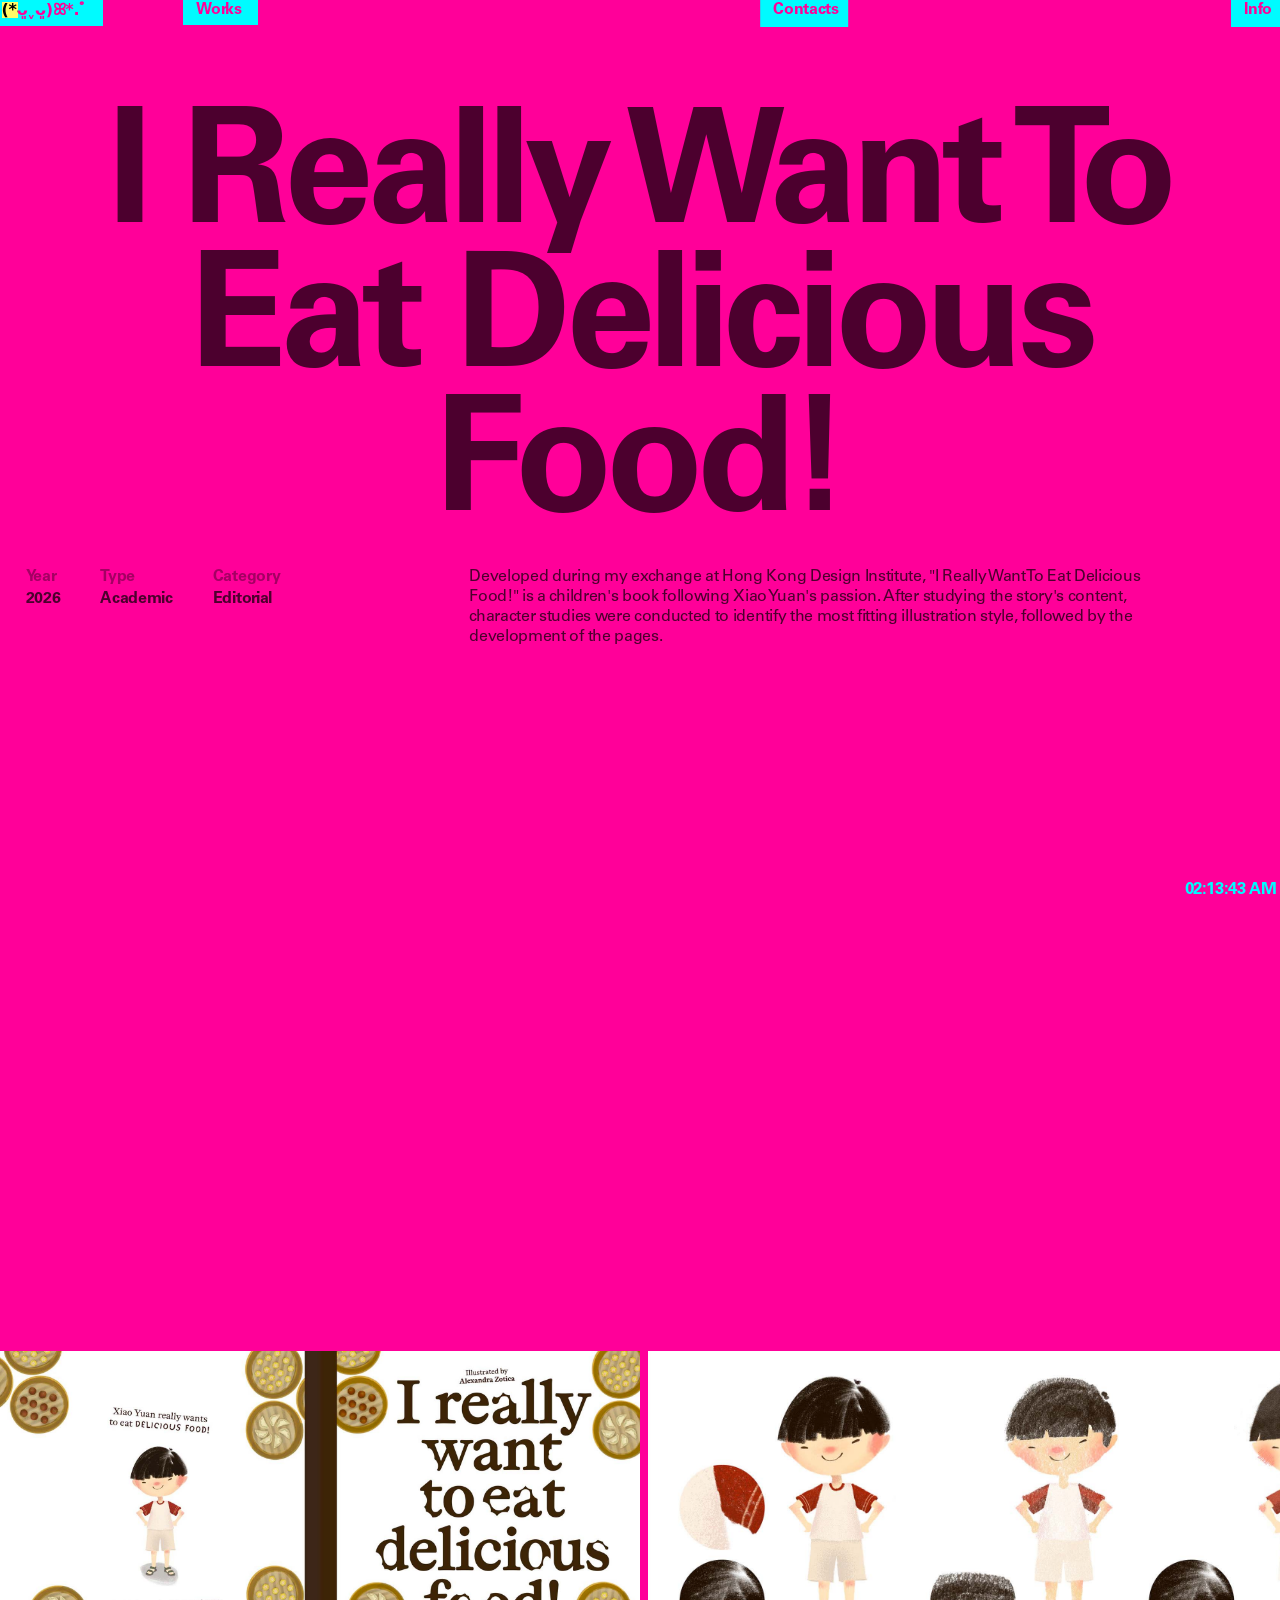
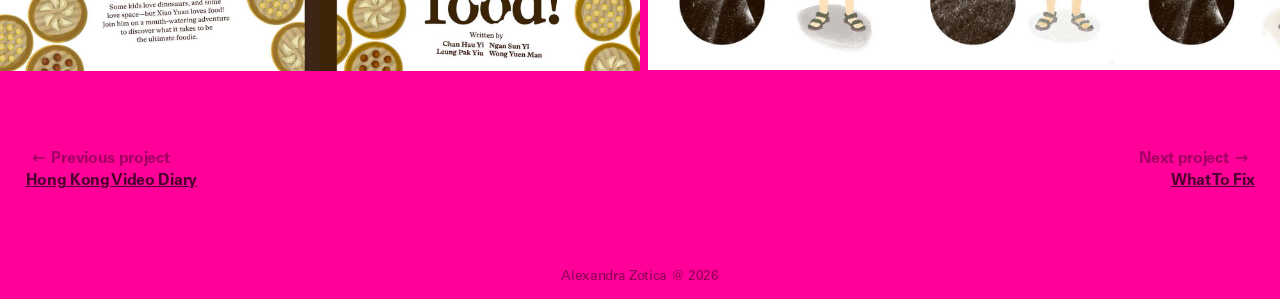
<file: project/I-Really-Want-To-Eat-Delicious-Food.html>
<!DOCTYPE html>
<html lang="en">
<head>
    <meta charset="UTF-8">
    <meta name="viewport" content="width=device-width, initial-scale=1.0">
    <title>Alexandra Zotica - Portfolio (*ᴗ͈ˬᴗ͈)ꕤ*.ﾟ</title>
    <link rel="stylesheet" href="../style.css">
    <link rel="stylesheet" href="../project-page-style.css">
</head>
<body>

  <div id="custom-cursor"><div class="cursor-shape"></div></div>

  <span id="fixed">

<span id="az">
  <a href="../index.html" aria-label="Alexandra Zotica">
<span class="az-letter az-rest" style="--i:0;--d:.45s" aria-hidden="true">A</span><span class="az-letter az-rest" style="--i:1;--d:.405s" aria-hidden="true">l</span><span class="az-letter az-rest" style="--i:2;--d:.36s" aria-hidden="true">e</span><span class="az-letter az-rest" style="--i:3;--d:.315s" aria-hidden="true">x</span><span class="az-letter az-rest" style="--i:4;--d:.27s" aria-hidden="true">a</span><span class="az-letter az-rest" style="--i:5;--d:.225s" aria-hidden="true">n</span><span class="az-letter az-rest" style="--i:6;--d:.18s" aria-hidden="true">d</span><span class="az-letter az-rest" style="--i:7;--d:.135s" aria-hidden="true">r</span><span class="az-letter az-rest" style="--i:8;--d:.09s" aria-hidden="true">a</span><span class="az-letter az-rest" style="--i:9;--d:.045s" aria-hidden="true">&nbsp;</span><span class="az-letter az-rest" style="--i:10;--d:.405s" aria-hidden="true">Z</span><span class="az-letter az-rest" style="--i:11;--d:.333s" aria-hidden="true">o</span><span class="az-letter az-rest" style="--i:12;--d:.261s" aria-hidden="true">t</span><span class="az-letter az-rest" style="--i:13;--d:.189s" aria-hidden="true">i</span><span class="az-letter az-rest" style="--i:14;--d:.117s" aria-hidden="true">c</span><span class="az-letter az-rest" style="--i:15;--d:.045s" aria-hidden="true">a</span>
<span class="az-kao" aria-hidden="true">
  <span class="kao-rest">(*ᴗ͈ˬᴗ͈)ꕤ*.ﾟ</span>
  <span class="kao-hover">ദ്ദി(｡•̀ ,&lt;)~✩‧₊</span>
</span>
  </a>
</span>

<a class="menu-item menu-link" id="works" href="../see-all.html" data-hover-label="Works">
  <span class="label">Works</span>
</a>

<span class="menu-item flicker-item" id="contacts" data-hover-label="Contacts">
  <span class="label">Contacts</span>
  <span class="panel">
    <span class="content">
      <span class="links">
        <span id="email" class="row" data-hover-label="alexandrazotica.work@gmail.com"><a href="mailto:alexandrazotica.work@gmail.com">Email</a><span class="row-mask"></span></span>
        <span class="row" data-hover-label="@c0ldbluerain"><a href="https://www.instagram.com/c0ldbluerain/" target="_blank">Instagram</a><span class="row-mask"></span></span>
        <span class="row" data-hover-label="@alexandrazotica"><a href="https://vimeo.com/alexandrazotica" target="_blank">Vimeo</a><span class="row-mask"></span></span>
        <span class="row" data-hover-label="@alexandrazotica"><a href="https://www.linkedin.com/in/alexandrazotica/" target="_blank">Linkedin</a><span class="row-mask"></span></span>
      </span>
    </span>
  </span>
</span>

<span class="menu-item flicker-item" id="info" data-hover-label="Info">

  <span class="label">Info</span>
  <span class="panel">
    <span class="content">
      <span class="top-row">
        <p class="info-text">
          Alexandra Zotica is a designer working across motion, video and editorial design with an interest for 
          projects of social, political and cultural relevance. Romanian, raised and based in Milan,
          studied in Barcelona and Hong Kong.
        </p>
      </span>

      <span class="info-lower-row">

        <span class="container-info-block">
  <span class="info-block">
    <span class="info-block-title">Work</span>
    <span class="work-entries">

      <span class="work-entry">
        <span class="work-date">Jul 2025 – Present</span>
        <span class="work-title">BAO Music Festival</span>
        <span class="work-desc">Art director, graphic designer,
motion designer & video editor</span>
      </span>

      <span class="work-entry">
        <span class="work-date">Sept 2023 - Jun 2025</span>
        <span class="work-title">Lab Immagine - Politecnico di Milano</span>
        <span class="work-desc">Motion designer, videomaker
and photographer</span>
      </span>

      <span class="work-entry">
        <span class="work-date">Nov 2024</span>
        <span class="work-title">Filmmaker Festival</span>
        <span class="work-desc">Volunteered as video editor
and photographer</span>
      </span>

    </span>
  </span>
</span>

<span class="container-info-block">
  <span class="info-block">
    <span class="info-block-title">Education</span>
    <span class="work-entries">

      <span class="work-entry">
        <span class="work-date">2024 – Present</span>
        <span class="work-title">Master’s Degree
in Communication Design</span>
        <span class="work-desc">Politecnico di Milano
Milan, Italy</span>
      </span>

      <span class="work-entry">
        <span class="work-date">Jan 2026 - May 2026</span>
        <span class="work-title">Erasmus Experience
in Illustration</span>
        <span class="work-desc">Hong Kong Design Institute, Hong Kong</span>
      </span>

      <span class="work-entry">
        <span class="work-date">2021 - 2024</span>
        <span class="work-title">Bachelor’s Degree
in Communication Design</span>
        <span class="work-desc">Politecnico di Milano
Milan, Italy</span>
      </span>

       <span class="work-entry">
        <span class="work-date">Jan 2024 - Jun 2024</span>
        <span class="work-title">Erasmus Experience
in Audiovisual Design</span>
        <span class="work-desc">ESDi - Universitat Ramon Ull
Barcelona, Spain</span>
      </span>

    </span>
  </span>
</span>

        <span class="container-info-block">
          <span class="info-block">
            <span class="info-block-title">Exhibitions</span>
            <span class="info-block-years">
              <span class="year-group">
                <span class="year-label">2026</span>
                <span class="info-block-list">
                  <span><a href="https://streambeefvibes.densitydesign.org" target="_blank">Stream Beef Vibes</a>, Stecca 3, Milan</span>
                </span>
              </span>

              <span class="year-group">
                <span class="year-label">2025</span>
                <span class="info-block-list">
                  <span><a href="https://www.meetcenter.it/en/event/the-new-atlas-of-digital-art-2025-immersive-frontiers/" target="_blank">The New Atlas of Digital Art</a>, MEET, Milan</span>
                  <span><a href="https://www.graphicdays.it/neologia/everything-that-i-am-not-alexandra-zotica/" target="_blank">Neologia</a>, Graphic Days, Turin</span>
                  <span><a href="https://www.instagram.com/reel/DIoC3P-IA_e/?utm_source=ig_web_copy_link&stkn=MzRlODBiNWFlZA==" target="_blank">Anthropogenic Scenarios</a>, Salone Satellite, Milan</span>
                  <span><a href="https://www.instagram.com/reel/DI9LnVRoRi1/?utm_source=ig_web_copy_link&stkn=MzRlODBiNWFlZA==" target="_blank">Interdependence</a>, Fabbrica del Vapore, Milan</span>
                  <span><a href="https://www.instagram.com/p/DH8GaDlteWu/?utm_source=ig_web_copy_link&stkn=MzRlODBiNWFlZA==" target="_blank">Uffa Film Fest</a>, Urbino</span>
                </span>
              </span>

              <span class="year-group">
                <span class="year-label">2024</span>
                <span class="info-block-list">
                  <span><a href="https://www.antidisciplinarylab.it/rawscenarios/" target="_blank">Raw Scenarios</a>, Dotdotdot, Milan</span>
                </span>
              </span>
            </span>
          </span>

          <span class="info-block">
            <span class="info-block-title" style="padding-right:1.5rem">Features</span>
            <span class="info-block-years">
              <span class="year-group">
                <span class="year-label">2025</span>
                <span class="info-block-list">
                  <span>Graincore March</span>
                  <span>Urbanvoid Vol.2</span>
                </span>
              </span>

              <span class="year-group">
                <span class="year-label">2024</span>
                <span class="info-block-list">
                  <span><a href="https://www.nomosedizioni.it/libro/9791259582126" target="_blank">Design della Comunicazione. Vent'anni di nuovo</a></span>
                </span>
              </span>
            </span>
          </span>
        </span>

      </span>

    </span>
  </span>

</span>

  <span class="hour">14:37:22</span>

</span>

<header class="project-header">

  <span class="project-title" id="project-title">I Really Want To Eat Delicious Food!</span>

  <div class="project-body">
    <div class="project-attrs" id="project-attrs"></div>

    <div class="project-description">
  <p>Developed during my exchange at Hong Kong Design Institute, "I Really Want To Eat Delicious Food!" 
    is a children's book following Xiao Yuan's passion. After studying the story's content, character 
    studies were conducted to identify the most fitting illustration style, followed by the development of the pages. </p>
</div>
  </div>
</header>

<section class="project-gallery-h">
<figure style="display: flex; justify-content: center; margin: 0;">
  <video src="../assets/projects/Delicious Food/delicious-9.mp4" muted autoplay loop playsinline webkit-playsinline preload="auto" style="--w: 100vw; --w-mobile: 100vw;"></video>
</figure>
</section>

<section class="project-gallery-h" style="padding-bottom: 0.5rem;">
      <figure>
    <img src="../assets/projects/Delicious Food/Delicious-1.jpg" alt="Delicious food photo" style="--w: 50vw; --w-mobile: 60vw;">
  </figure>
    <figure>
    <img src="../assets/projects/Delicious Food/delicious-4.jpg" alt="Delicious food photo" style="--w: 59vw; --w-mobile: 70.5vw;">
  </figure>
        <figure>
    <img src="../assets/projects/Delicious Food/delicious-7.jpg" alt="Delicious food photo" style="--w: 50vw; --w-mobile: 60vw;">
  </figure>
      <figure>
    <img src="../assets/projects/Delicious Food/delicious-5.jpg" alt="Delicious food photo" style="--w: 50vw; --w-mobile: 60vw;">
  </figure>
        <figure>
    <img src="../assets/projects/Delicious Food/delicious-8.jpg" alt="Delicious food photo" style="--w: 50.7vw; --w-mobile: 61vw;">
  </figure>
</section>

<footer class="site-footer">
  <p>Alexandra Zotica @ 2026</p>
</footer>
<span id="hover-display"></span>
    <script src="../script.js"></script>
    <script src="../project-page.js"></script>
</body>
</html>
</file>
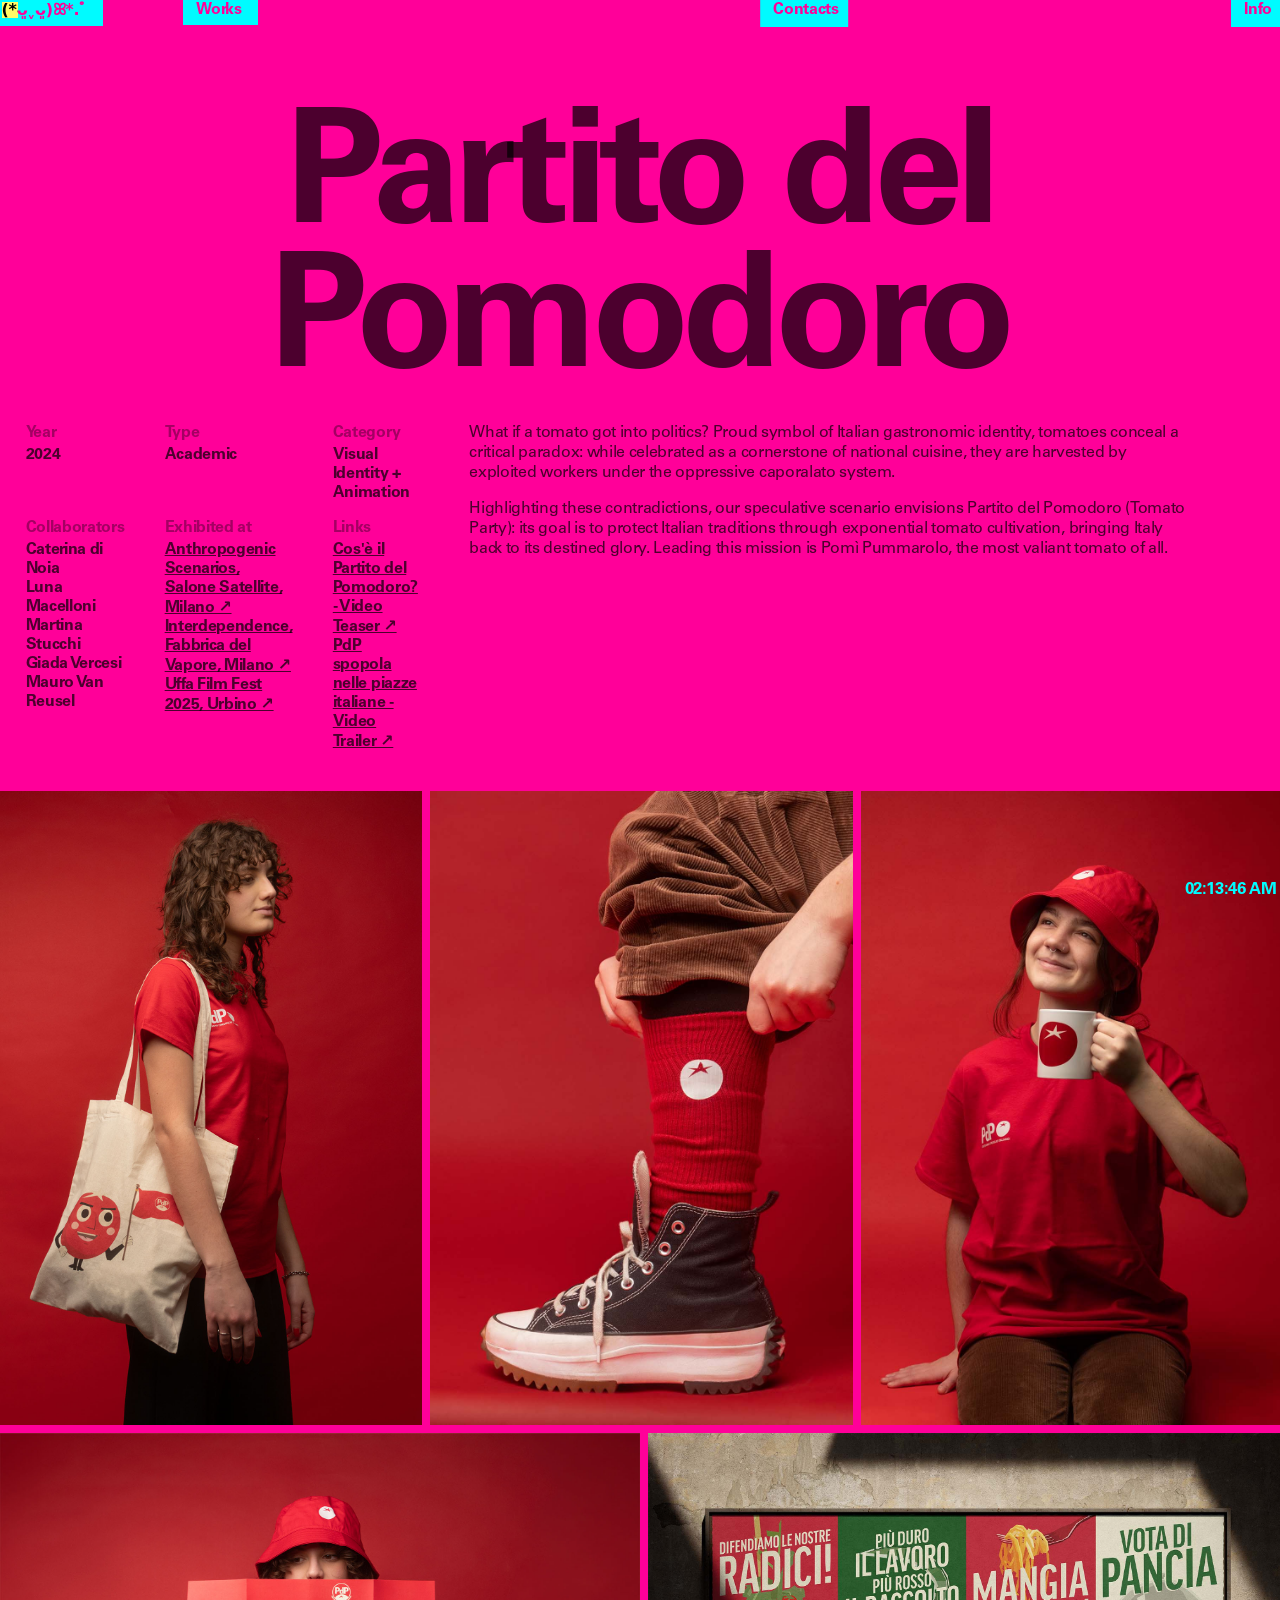
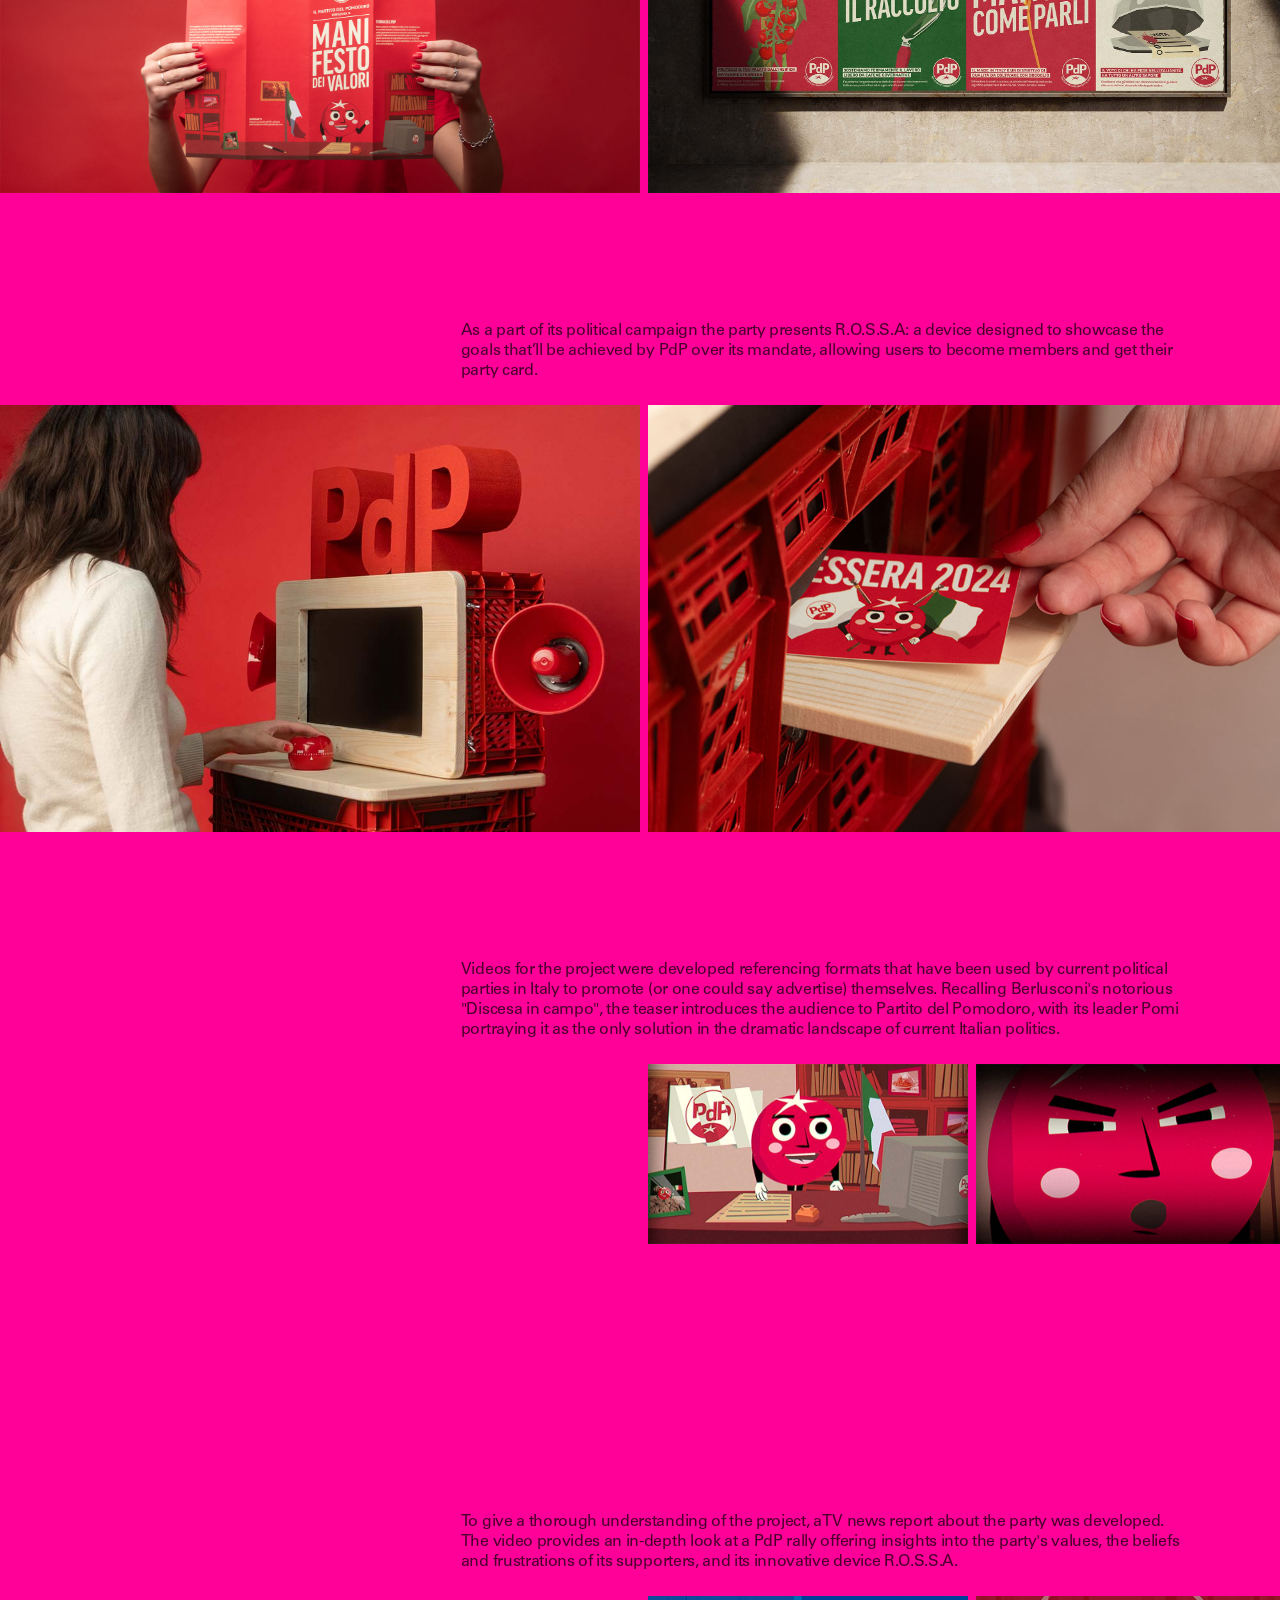
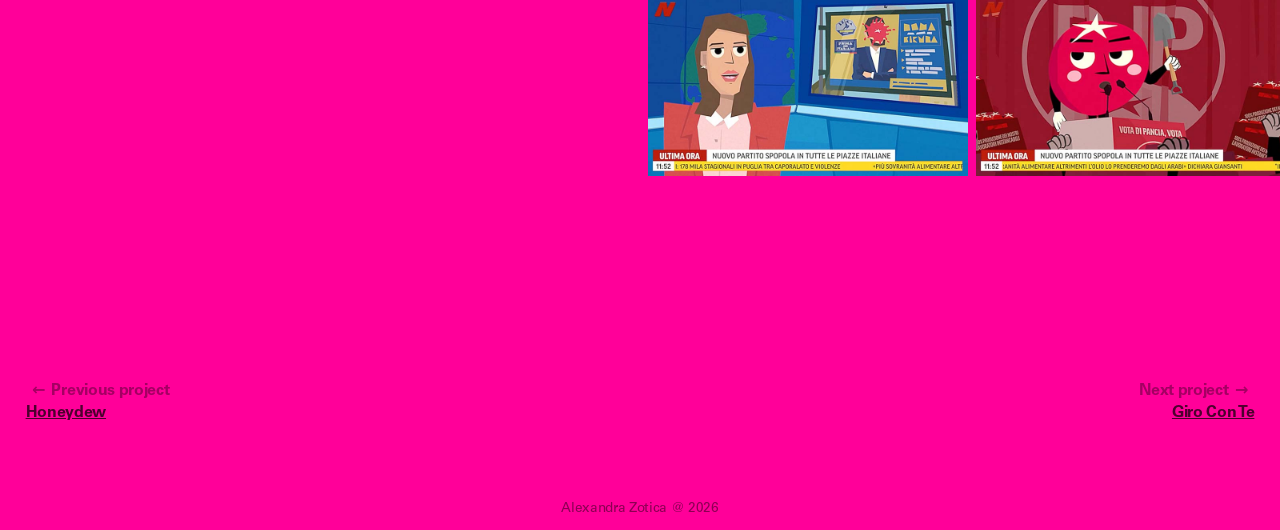
<file: project/Partito-del-Pomodoro.html>
<!DOCTYPE html>
<html lang="en">
<head>
    <meta charset="UTF-8">
    <meta name="viewport" content="width=device-width, initial-scale=1.0">
    <title>Alexandra Zotica - Portfolio (*ᴗ͈ˬᴗ͈)ꕤ*.ﾟ</title>
    <link rel="stylesheet" href="../style.css">
    <link rel="stylesheet" href="../project-page-style.css">
</head>
<body>

  <div id="custom-cursor"><div class="cursor-shape"></div></div>

  <span id="fixed">

<span id="az">
  <a href="../index.html" aria-label="Alexandra Zotica">
<span class="az-letter az-rest" style="--i:0;--d:.45s" aria-hidden="true">A</span><span class="az-letter az-rest" style="--i:1;--d:.405s" aria-hidden="true">l</span><span class="az-letter az-rest" style="--i:2;--d:.36s" aria-hidden="true">e</span><span class="az-letter az-rest" style="--i:3;--d:.315s" aria-hidden="true">x</span><span class="az-letter az-rest" style="--i:4;--d:.27s" aria-hidden="true">a</span><span class="az-letter az-rest" style="--i:5;--d:.225s" aria-hidden="true">n</span><span class="az-letter az-rest" style="--i:6;--d:.18s" aria-hidden="true">d</span><span class="az-letter az-rest" style="--i:7;--d:.135s" aria-hidden="true">r</span><span class="az-letter az-rest" style="--i:8;--d:.09s" aria-hidden="true">a</span><span class="az-letter az-rest" style="--i:9;--d:.045s" aria-hidden="true">&nbsp;</span><span class="az-letter az-rest" style="--i:10;--d:.405s" aria-hidden="true">Z</span><span class="az-letter az-rest" style="--i:11;--d:.333s" aria-hidden="true">o</span><span class="az-letter az-rest" style="--i:12;--d:.261s" aria-hidden="true">t</span><span class="az-letter az-rest" style="--i:13;--d:.189s" aria-hidden="true">i</span><span class="az-letter az-rest" style="--i:14;--d:.117s" aria-hidden="true">c</span><span class="az-letter az-rest" style="--i:15;--d:.045s" aria-hidden="true">a</span>
<span class="az-kao" aria-hidden="true">
  <span class="kao-rest">(*ᴗ͈ˬᴗ͈)ꕤ*.ﾟ</span>
  <span class="kao-hover">ദ്ദി(｡•̀ ,&lt;)~✩‧₊</span>
</span>
  </a>
</span>

<a class="menu-item menu-link" id="works" href="../see-all.html" data-hover-label="Works">
  <span class="label">Works</span>
</a>

<span class="menu-item flicker-item" id="contacts" data-hover-label="Contacts">
  <span class="label">Contacts</span>
  <span class="panel">
    <span class="content">
      <span class="links">
        <span id="email" class="row" data-hover-label="alexandrazotica.work@gmail.com"><a href="mailto:alexandrazotica.work@gmail.com">Email</a><span class="row-mask"></span></span>
        <span class="row" data-hover-label="@c0ldbluerain"><a href="https://www.instagram.com/c0ldbluerain/" target="_blank">Instagram</a><span class="row-mask"></span></span>
        <span class="row" data-hover-label="@alexandrazotica"><a href="https://vimeo.com/alexandrazotica" target="_blank">Vimeo</a><span class="row-mask"></span></span>
        <span class="row" data-hover-label="@alexandrazotica"><a href="https://www.linkedin.com/in/alexandrazotica/" target="_blank">Linkedin</a><span class="row-mask"></span></span>
      </span>
    </span>
  </span>
</span>

<span class="menu-item flicker-item" id="info" data-hover-label="Info">

  <span class="label">Info</span>
  <span class="panel">
    <span class="content">
      <span class="top-row">
        <p class="info-text">
          Alexandra Zotica is a designer working across motion, video and editorial design with an interest for 
          projects of social, political and cultural relevance. Romanian, raised and based in Milan,
          studied in Barcelona and Hong Kong.
        </p>
      </span>

      <span class="info-lower-row">

        <span class="container-info-block">
  <span class="info-block">
    <span class="info-block-title">Work</span>
    <span class="work-entries">

      <span class="work-entry">
        <span class="work-date">Jul 2025 – Present</span>
        <span class="work-title">BAO Music Festival</span>
        <span class="work-desc">Art director, graphic designer,
motion designer & video editor</span>
      </span>

      <span class="work-entry">
        <span class="work-date">Sept 2023 - Jun 2025</span>
        <span class="work-title">Lab Immagine - Politecnico di Milano</span>
        <span class="work-desc">Motion designer, videomaker
and photographer</span>
      </span>

      <span class="work-entry">
        <span class="work-date">Nov 2024</span>
        <span class="work-title">Filmmaker Festival</span>
        <span class="work-desc">Volunteered as video editor
and photographer</span>
      </span>

    </span>
  </span>
</span>

<span class="container-info-block">
  <span class="info-block">
    <span class="info-block-title">Education</span>
    <span class="work-entries">

      <span class="work-entry">
        <span class="work-date">2024 – Present</span>
        <span class="work-title">Master’s Degree
in Communication Design</span>
        <span class="work-desc">Politecnico di Milano
Milan, Italy</span>
      </span>

      <span class="work-entry">
        <span class="work-date">Jan 2026 - May 2026</span>
        <span class="work-title">Erasmus Experience
in Illustration</span>
        <span class="work-desc">Hong Kong Design Institute, Hong Kong</span>
      </span>

      <span class="work-entry">
        <span class="work-date">2021 - 2024</span>
        <span class="work-title">Bachelor’s Degree
in Communication Design</span>
        <span class="work-desc">Politecnico di Milano
Milan, Italy</span>
      </span>

       <span class="work-entry">
        <span class="work-date">Jan 2024 - Jun 2024</span>
        <span class="work-title">Erasmus Experience
in Audiovisual Design</span>
        <span class="work-desc">ESDi - Universitat Ramon Ull
Barcelona, Spain</span>
      </span>

    </span>
  </span>
</span>

        <span class="container-info-block">
          <span class="info-block">
            <span class="info-block-title">Exhibitions</span>
            <span class="info-block-years">
              <span class="year-group">
                <span class="year-label">2026</span>
                <span class="info-block-list">
                  <span><a href="https://streambeefvibes.densitydesign.org" target="_blank">Stream Beef Vibes</a>, Stecca 3, Milan</span>
                </span>
              </span>

              <span class="year-group">
                <span class="year-label">2025</span>
                <span class="info-block-list">
                  <span><a href="https://www.meetcenter.it/en/event/the-new-atlas-of-digital-art-2025-immersive-frontiers/" target="_blank">The New Atlas of Digital Art</a>, MEET, Milan</span>
                  <span><a href="https://www.graphicdays.it/neologia/everything-that-i-am-not-alexandra-zotica/" target="_blank">Neologia</a>, Graphic Days, Turin</span>
                  <span><a href="https://www.instagram.com/reel/DIoC3P-IA_e/?utm_source=ig_web_copy_link&stkn=MzRlODBiNWFlZA==" target="_blank">Anthropogenic Scenarios</a>, Salone Satellite, Milan</span>
                  <span><a href="https://www.instagram.com/reel/DI9LnVRoRi1/?utm_source=ig_web_copy_link&stkn=MzRlODBiNWFlZA==" target="_blank">Interdependence</a>, Fabbrica del Vapore, Milan</span>
                  <span><a href="https://www.instagram.com/p/DH8GaDlteWu/?utm_source=ig_web_copy_link&stkn=MzRlODBiNWFlZA==" target="_blank">Uffa Film Fest</a>, Urbino</span>
                </span>
              </span>

              <span class="year-group">
                <span class="year-label">2024</span>
                <span class="info-block-list">
                  <span><a href="https://www.antidisciplinarylab.it/rawscenarios/" target="_blank">Raw Scenarios</a>, Dotdotdot, Milan</span>
                </span>
              </span>
            </span>
          </span>

          <span class="info-block">
            <span class="info-block-title" style="padding-right:1.5rem">Features</span>
            <span class="info-block-years">
              <span class="year-group">
                <span class="year-label">2025</span>
                <span class="info-block-list">
                  <span>Graincore March</span>
                  <span>Urbanvoid Vol.2</span>
                </span>
              </span>

              <span class="year-group">
                <span class="year-label">2024</span>
                <span class="info-block-list">
                  <span><a href="https://www.nomosedizioni.it/libro/9791259582126" target="_blank">Design della Comunicazione. Vent'anni di nuovo</a></span>
                </span>
              </span>
            </span>
          </span>
        </span>

      </span>

    </span>
  </span>

</span>

  <span class="hour">14:37:22</span>

</span>

<header class="project-header"
  data-collaborators="Caterina di Noia, Luna Macelloni, Martina Stucchi, Giada Vercesi, Mauro Van Reusel"
  data-exhibited-at="Anthropogenic Scenarios, Salone Satellite, Milano|https://www.instagram.com/reel/DIoC3P-IA_e/?utm_source=ig_web_copy_link&stkn=MzRlODBiNWFlZA==;
  Interdependence, Fabbrica del Vapore, Milano|https://www.instagram.com/reel/DI9LnVRoRi1/?utm_source=ig_web_copy_link&stkn=MzRlODBiNWFlZA==; Uffa Film Fest 2025, Urbino|https://www.instagram.com/p/DH8GaDlteWu/?utm_source=ig_web_copy_link&stkn=MzRlODBiNWFlZA=="
  data-links="Cos'è il Partito del Pomodoro? - Video Teaser|https://www.youtube.com/watch?v=o8D3HNPsGKY; PdP spopola nelle piazze italiane - Video Trailer|https://www.youtube.com/watch?v=g1wQLu-o2zA">

  <span class="project-title" id="project-title">Partito del Pomodoro</span>

  <div class="project-body">
    <div class="project-attrs" id="project-attrs"></div>

    <div class="project-description">
  <p>What if a tomato got into politics? Proud symbol of Italian
gastronomic identity, tomatoes conceal a critical paradox: while
celebrated as a cornerstone of national cuisine, they are harvested
by exploited workers under the oppressive caporalato system.
</p>
<p>
Highlighting these contradictions, our speculative scenario envisions
Partito del Pomodoro (Tomato Party): its goal is to protect Italian traditions
through exponential tomato cultivation, bringing Italy back to its destined
glory. Leading this mission is Pomì Pummarolo, the most valiant
tomato of all.</p>
</div>
  </div>
</header>

<section class="project-gallery-h">
          <figure>
    <img src="../assets/projects/Partito del Pomdoro/pdp-3.jpg" alt="Pdp"  style="--w: 33vw; --w-mobile: 85vw;">
  </figure>
          <figure>
    <img src="../assets/projects/Partito del Pomdoro/pdp-4.jpg" alt="Pdp"  style="--w: 33vw; --w-mobile: 85vw;">
  </figure>
      <figure>
    <img src="../assets/projects/Partito del Pomdoro/pdp-5.jpg" alt="Pdp"  style="--w: 33vw; --w-mobile: 85vw;">
  </figure>
</section>

<section class="project-gallery-h">
          <figure>
    <img src="../assets/projects/Partito del Pomdoro/pdp-1.jpg" alt="Pdp"  style="--w: 50vw; --w-mobile: 80vw;">
  </figure>
          <figure>
    <img src="../assets/projects/Partito del Pomdoro/pdp-2.jpg" alt="Pdp" style="--w: 50vw; --w-mobile: 80vw;">
  </figure>
</section>

<div class="project-footer">
  <div class="project-description">
  <p>As a part of its political campaign the party presents R.O.S.S.A:
a device designed to showcase the goals that’ll be achieved
by PdP over its mandate, allowing users to become members
and get their party card.</p>
</div>
</div>

<section class="project-gallery-h">
          <figure>
    <img src="../assets/projects/Partito del Pomdoro/pdp-6.jpg" alt="Pdp"  style="--w: 50vw; --w-mobile: 80vw;">
  </figure>
          <figure>
    <img src="../assets/projects/Partito del Pomdoro/pdp-7.jpg" alt="Pdp"  style="--w: 50vw; --w-mobile: 80vw;">
  </figure>
</section>

<div class="project-footer">
  <div class="project-description">
  <p>Videos for the project were developed referencing formats that have been used by current political parties in Italy to promote (or one could say advertise) themselves.
Recalling Berlusconi's notorious "Discesa in campo", the teaser introduces the audience to Partito del Pomodoro, with its leader Pomi portraying it as the only solution in the dramatic landscape of current Italian politics.</p>
</div>
</div>

<section class="project-gallery-h">
  <figure class="figure-center-video">
   <a class="video-full-link" 
     href="https://www.youtube.com/watch?v=o8D3HNPsGKY" 
     target="_blank" 
     rel="noopener"
     data-cursor-label="Check out the video"
     >
    <video data-src="../assets/projects/-hero videos/PDP-video 2.mp4" muted loop playsinline webkit-playsinline preload="none" style="--w: 50vw; --w-mobile: 80vw;"></video>
  </a> </figure>
      <figure>
    <img src="../assets/projects/Partito del Pomdoro/pdp-8.jpg"  style="--w: 25vw; --w-mobile: 50vw;">
  </figure>
         <figure>
    <img src="../assets/projects/Partito del Pomdoro/pdp-9.jpg"  style="--w: 25vw; --w-mobile: 50vw;">
  </figure>
        <figure>
    <img src="../assets/projects/Partito del Pomdoro/pdp-10.jpg"  style="--w: 25vw; --w-mobile: 50vw;">
  </figure>
          <figure>
    <img src="../assets/projects/Partito del Pomdoro/pdp-11.jpg"  style="--w: 25vw; --w-mobile: 50vw;">
  </figure>
</section>

<div class="project-footer">
  <div class="project-description">
  <p>To give a thorough understanding of the project, a TV news report about the party was developed.
The video provides an in-depth look at a PdP rally offering insights into the party's values, the beliefs and frustrations of its supporters, and its innovative device R.O.S.S.A.</p>
</div>
</div>

<section class="project-gallery-h">
  <figure >
   <a class="video-full-link" 
     href="https://youtu.be/g1wQLu-o2zA?si=AXBx0JEhcSWzg4UW" 
     target="_blank" 
     rel="noopener"
     data-cursor-label="Check out the video"
     >
    <video data-src="../assets/projects/Partito del Pomdoro/PDP-video 1.mp4" muted loop playsinline webkit-playsinline preload="none" style="--w: 50vw; --w-mobile: 80vw;"></video>
  </a> </figure>
      <figure>
    <img src="../assets/projects/Partito del Pomdoro/pdp-12.jpg" style="--w: 25vw; --w-mobile: 50vw;">
  </figure>
         <figure>
    <img src="../assets/projects/Partito del Pomdoro/pdp-13.jpg"  style="--w: 25vw; --w-mobile: 50vw;">
  </figure>
        <figure>
    <img src="../assets/projects/Partito del Pomdoro/pdp-14.jpg"  style="--w: 25vw; --w-mobile: 50vw;">
  </figure>
          <figure>
    <img src="../assets/projects/Partito del Pomdoro/pdp-15.jpg"  style="--w: 25vw; --w-mobile: 50vw;">
  </figure>
</section>

<footer class="site-footer">
  <p>Alexandra Zotica @ 2026</p>
</footer>
<span id="hover-display"></span>
    <script src="../script.js"></script>
    <script src="../project-page.js"></script>
</body>
</html>
</file>
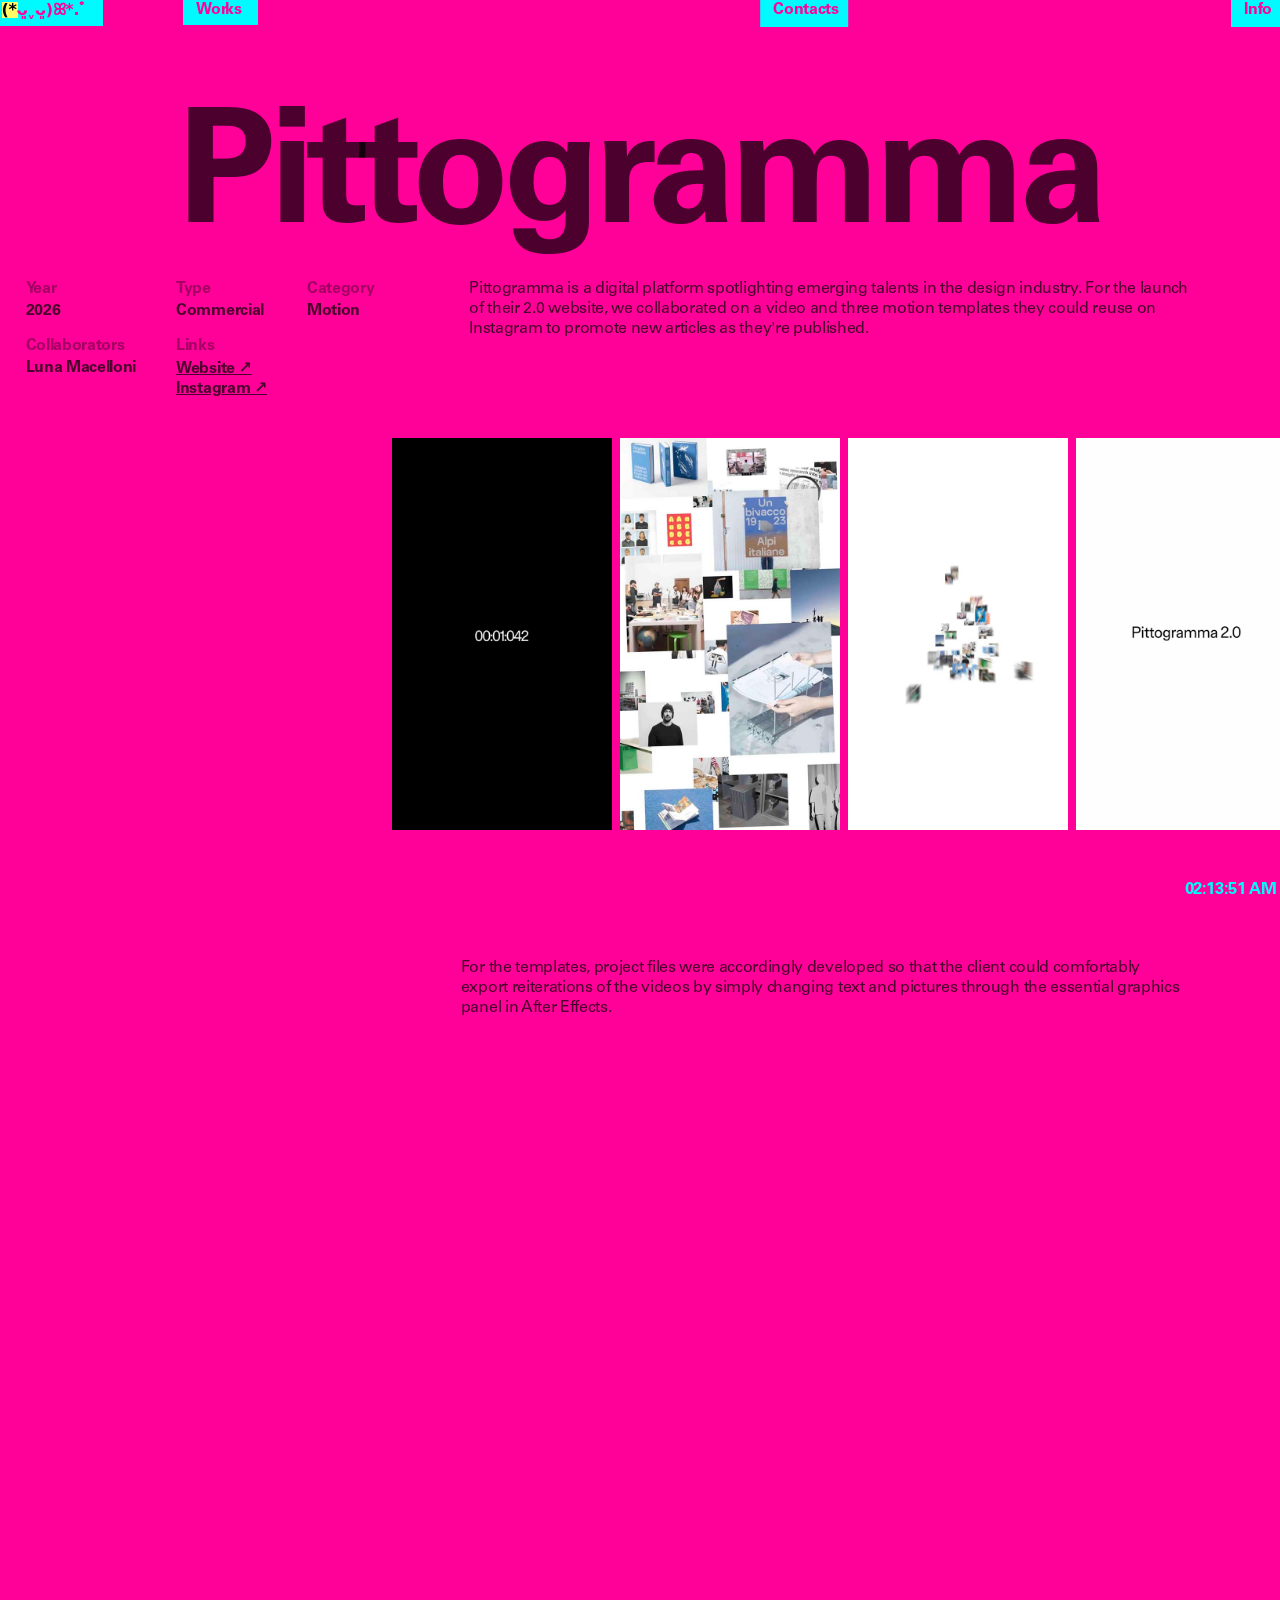
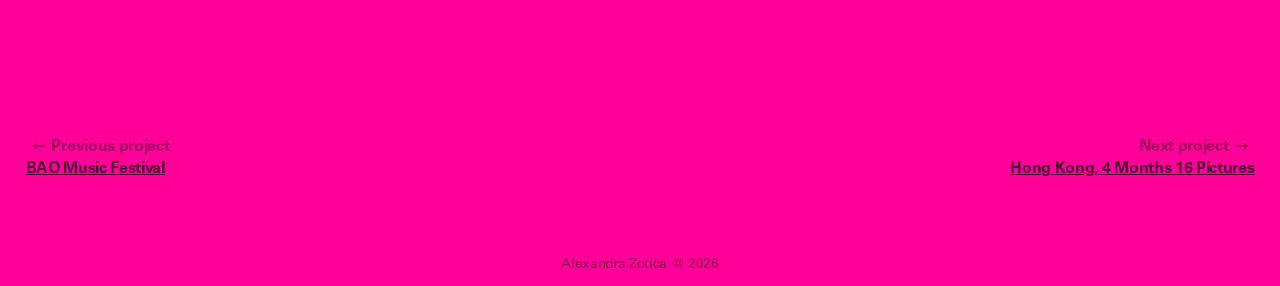
<file: project/Pittogramma.html>
<!DOCTYPE html>
<html lang="en">
<head>
    <meta charset="UTF-8">
    <meta name="viewport" content="width=device-width, initial-scale=1.0">
    <title>Alexandra Zotica - Portfolio (*ᴗ͈ˬᴗ͈)ꕤ*.ﾟ</title>
    <link rel="stylesheet" href="../style.css">
    <link rel="stylesheet" href="../project-page-style.css">
</head>
<body>

  <div id="custom-cursor"><div class="cursor-shape"></div></div>

  <span id="fixed">

<span id="az">
  <a href="../index.html" aria-label="Alexandra Zotica">
<span class="az-letter az-rest" style="--i:0;--d:.45s" aria-hidden="true">A</span><span class="az-letter az-rest" style="--i:1;--d:.405s" aria-hidden="true">l</span><span class="az-letter az-rest" style="--i:2;--d:.36s" aria-hidden="true">e</span><span class="az-letter az-rest" style="--i:3;--d:.315s" aria-hidden="true">x</span><span class="az-letter az-rest" style="--i:4;--d:.27s" aria-hidden="true">a</span><span class="az-letter az-rest" style="--i:5;--d:.225s" aria-hidden="true">n</span><span class="az-letter az-rest" style="--i:6;--d:.18s" aria-hidden="true">d</span><span class="az-letter az-rest" style="--i:7;--d:.135s" aria-hidden="true">r</span><span class="az-letter az-rest" style="--i:8;--d:.09s" aria-hidden="true">a</span><span class="az-letter az-rest" style="--i:9;--d:.045s" aria-hidden="true">&nbsp;</span><span class="az-letter az-rest" style="--i:10;--d:.405s" aria-hidden="true">Z</span><span class="az-letter az-rest" style="--i:11;--d:.333s" aria-hidden="true">o</span><span class="az-letter az-rest" style="--i:12;--d:.261s" aria-hidden="true">t</span><span class="az-letter az-rest" style="--i:13;--d:.189s" aria-hidden="true">i</span><span class="az-letter az-rest" style="--i:14;--d:.117s" aria-hidden="true">c</span><span class="az-letter az-rest" style="--i:15;--d:.045s" aria-hidden="true">a</span>
<span class="az-kao" aria-hidden="true">
  <span class="kao-rest">(*ᴗ͈ˬᴗ͈)ꕤ*.ﾟ</span>
  <span class="kao-hover">ദ്ദി(｡•̀ ,&lt;)~✩‧₊</span>
</span>
  </a>
</span>

<a class="menu-item menu-link" id="works" href="../see-all.html" data-hover-label="Works">
  <span class="label">Works</span>
</a>

<span class="menu-item flicker-item" id="contacts" data-hover-label="Contacts">
  <span class="label">Contacts</span>
  <span class="panel">
    <span class="content">
      <span class="links">
        <span id="email" class="row" data-hover-label="alexandrazotica.work@gmail.com"><a href="mailto:alexandrazotica.work@gmail.com">Email</a><span class="row-mask"></span></span>
        <span class="row" data-hover-label="@c0ldbluerain"><a href="https://www.instagram.com/c0ldbluerain/" target="_blank">Instagram</a><span class="row-mask"></span></span>
        <span class="row" data-hover-label="@alexandrazotica"><a href="https://vimeo.com/alexandrazotica" target="_blank">Vimeo</a><span class="row-mask"></span></span>
        <span class="row" data-hover-label="@alexandrazotica"><a href="https://www.linkedin.com/in/alexandrazotica/" target="_blank">Linkedin</a><span class="row-mask"></span></span>
      </span>
    </span>
  </span>
</span>

<span class="menu-item flicker-item" id="info" data-hover-label="Info">

  <span class="label">Info</span>
  <span class="panel">
    <span class="content">
      <span class="top-row">
        <p class="info-text">
          Alexandra Zotica is a designer working across motion, video and editorial design with an interest for 
          projects of social, political and cultural relevance. Romanian, raised and based in Milan,
          studied in Barcelona and Hong Kong.
        </p>
      </span>

      <span class="info-lower-row">

        <span class="container-info-block">
  <span class="info-block">
    <span class="info-block-title">Work</span>
    <span class="work-entries">

      <span class="work-entry">
        <span class="work-date">Jul 2025 – Present</span>
        <span class="work-title">BAO Music Festival</span>
        <span class="work-desc">Art director, graphic designer,
motion designer & video editor</span>
      </span>

      <span class="work-entry">
        <span class="work-date">Sept 2023 - Jun 2025</span>
        <span class="work-title">Lab Immagine - Politecnico di Milano</span>
        <span class="work-desc">Motion designer, videomaker
and photographer</span>
      </span>

      <span class="work-entry">
        <span class="work-date">Nov 2024</span>
        <span class="work-title">Filmmaker Festival</span>
        <span class="work-desc">Volunteered as video editor
and photographer</span>
      </span>

    </span>
  </span>
</span>

<span class="container-info-block">
  <span class="info-block">
    <span class="info-block-title">Education</span>
    <span class="work-entries">

      <span class="work-entry">
        <span class="work-date">2024 – Present</span>
        <span class="work-title">Master’s Degree
in Communication Design</span>
        <span class="work-desc">Politecnico di Milano
Milan, Italy</span>
      </span>

      <span class="work-entry">
        <span class="work-date">Jan 2026 - May 2026</span>
        <span class="work-title">Erasmus Experience
in Illustration</span>
        <span class="work-desc">Hong Kong Design Institute, Hong Kong</span>
      </span>

      <span class="work-entry">
        <span class="work-date">2021 - 2024</span>
        <span class="work-title">Bachelor’s Degree
in Communication Design</span>
        <span class="work-desc">Politecnico di Milano
Milan, Italy</span>
      </span>

       <span class="work-entry">
        <span class="work-date">Jan 2024 - Jun 2024</span>
        <span class="work-title">Erasmus Experience
in Audiovisual Design</span>
        <span class="work-desc">ESDi - Universitat Ramon Ull
Barcelona, Spain</span>
      </span>

    </span>
  </span>
</span>

        <span class="container-info-block">
          <span class="info-block">
            <span class="info-block-title">Exhibitions</span>
            <span class="info-block-years">
              <span class="year-group">
                <span class="year-label">2026</span>
                <span class="info-block-list">
                  <span><a href="https://streambeefvibes.densitydesign.org" target="_blank">Stream Beef Vibes</a>, Stecca 3, Milan</span>
                </span>
              </span>

              <span class="year-group">
                <span class="year-label">2025</span>
                <span class="info-block-list">
                  <span><a href="https://www.meetcenter.it/en/event/the-new-atlas-of-digital-art-2025-immersive-frontiers/" target="_blank">The New Atlas of Digital Art</a>, MEET, Milan</span>
                  <span><a href="https://www.graphicdays.it/neologia/everything-that-i-am-not-alexandra-zotica/" target="_blank">Neologia</a>, Graphic Days, Turin</span>
                  <span><a href="https://www.instagram.com/reel/DIoC3P-IA_e/?utm_source=ig_web_copy_link&stkn=MzRlODBiNWFlZA==" target="_blank">Anthropogenic Scenarios</a>, Salone Satellite, Milan</span>
                  <span><a href="https://www.instagram.com/reel/DI9LnVRoRi1/?utm_source=ig_web_copy_link&stkn=MzRlODBiNWFlZA==" target="_blank">Interdependence</a>, Fabbrica del Vapore, Milan</span>
                  <span><a href="https://www.instagram.com/p/DH8GaDlteWu/?utm_source=ig_web_copy_link&stkn=MzRlODBiNWFlZA==" target="_blank">Uffa Film Fest</a>, Urbino</span>
                </span>
              </span>

              <span class="year-group">
                <span class="year-label">2024</span>
                <span class="info-block-list">
                  <span><a href="https://www.antidisciplinarylab.it/rawscenarios/" target="_blank">Raw Scenarios</a>, Dotdotdot, Milan</span>
                </span>
              </span>
            </span>
          </span>

          <span class="info-block">
            <span class="info-block-title" style="padding-right:1.5rem">Features</span>
            <span class="info-block-years">
              <span class="year-group">
                <span class="year-label">2025</span>
                <span class="info-block-list">
                  <span>Graincore March</span>
                  <span>Urbanvoid Vol.2</span>
                </span>
              </span>

              <span class="year-group">
                <span class="year-label">2024</span>
                <span class="info-block-list">
                  <span><a href="https://www.nomosedizioni.it/libro/9791259582126" target="_blank">Design della Comunicazione. Vent'anni di nuovo</a></span>
                </span>
              </span>
            </span>
          </span>
        </span>

      </span>

    </span>
  </span>

</span>

  <span class="hour">14:37:22</span>

</span>

<header class="project-header"
  data-collaborators="Luna Macelloni"
  data-links="Website|https://pittogramma.xyz; Instagram|https://www.instagram.com/reel/DcvL4tLO4o1/?utm_source=ig_web_copy_link&stkn=MzRlODBiNWFlZA==">

  <span class="project-title" id="project-title">Pittogramma</span>

  <div class="project-body">
    <div class="project-attrs" id="project-attrs"></div>

    <div class="project-description">
  <p>Pittogramma is a digital platform spotlighting emerging talents in the design industry. 
    For the launch of their 2.0 website, we collaborated on a video and three motion templates 
    they could reuse on Instagram to promote new articles as they're published.</p>
</p>
</div>
  </div>
</header>

<section class="project-gallery-h">
    <figure>
  <a class="video-full-link" 
     href="https://www.instagram.com/reel/DcvL4tLO4o1/?utm_source=ig_web_copy_link&stkn=MzRlODBiNWFlZA==" 
     target="_blank" 
     rel="noopener"
     data-cursor-label="Watch full video">
    <video data-src="../assets/projects/Pittogramma/pittogramma-12.mp4" muted loop playsinline webkit-playsinline style="--w: 30vw; --w-mobile: 100vw;"></video>
  </a>
</figure>
      <figure>
    <img src="../assets/projects/Pittogramma/pittogramma-7.jpg" alt="Pittogramma frame" style="--w: 17.2vw; --w-mobile: 50vw;">
  </figure>
      <figure>
    <img src="../assets/projects/Pittogramma/pittogramma-8.jpg" alt="Pittogramma frame" style="--w: 17.2vw; --w-mobile: 50vw;">
  </figure>
      <figure>
    <img src="../assets/projects/Pittogramma/pittogramma-9.jpg" alt="Pittogramma frame" style="--w: 17.2vw; --w-mobile: 50vw;">
  </figure>
        <figure>
    <img src="../assets/projects/Pittogramma/pittogramma-10.jpg" alt="Pittogramma frame" style="--w: 17.2vw; --w-mobile: 50vw;">
  </figure>
</section>

<div class="project-footer">
  <div class="project-description">
  <p>For the templates, project files were accordingly developed so that the client
could comfortably export reiterations of the videos by simply
changing text and pictures through the essential graphics
panel in After Effects.</p>
</div>
</div>

<section class="project-gallery-v">
    <figure>
  <a class="video-full-link" 
     href="https://www.instagram.com/reel/DdGYdq1ur49/?utm_source=ig_web_copy_link&stkn=MzRlODBiNWFlZA==" 
     target="_blank" 
     rel="noopener"
     data-cursor-label="Watch full video"
     >
    <video data-src="../assets/projects/Pittogramma/pittogramma-13.mp4" muted loop playsinline webkit-playsinline preload="none"></video>
  </a>
</figure>
    <figure>
  <a class="video-full-link" 
     href="https://www.instagram.com/reel/DdY-dDsu75f/?utm_source=ig_web_copy_link&stkn=MzRlODBiNWFlZA==" 
     target="_blank" 
     rel="noopener"
     data-cursor-label="Watch full video"
     >
    <video data-src="../assets/projects/Pittogramma/pittogramma-14.mp4" muted loop playsinline webkit-playsinline preload="none"></video>
  </a>
</figure>
    <figure>
  <a class="video-full-link" 
     href="https://www.instagram.com/p/DdlODDMjtCO/?utm_source=ig_web_copy_link&stkn=MzRlODBiNWFlZA==" 
     target="_blank" 
     rel="noopener"
     data-cursor-label="Watch full video"
     >
    <video data-src="../assets/projects/Pittogramma/pittogramma-15.mp4" muted loop playsinline webkit-playsinline preload="none"></video>
  </a>  </figure>
    <figure>
    <img src="../assets/projects/Pittogramma/pittogramma-6.jpeg" alt="BAO 2026 poster" width="2400" height="1350">
  </figure>
</section>

<footer class="site-footer">
  <p>Alexandra Zotica @ 2026</p>
</footer>
<span id="hover-display"></span>
    <script src="../script.js"></script>
    <script src="../project-page.js"></script>
</body>
</html>
</file>
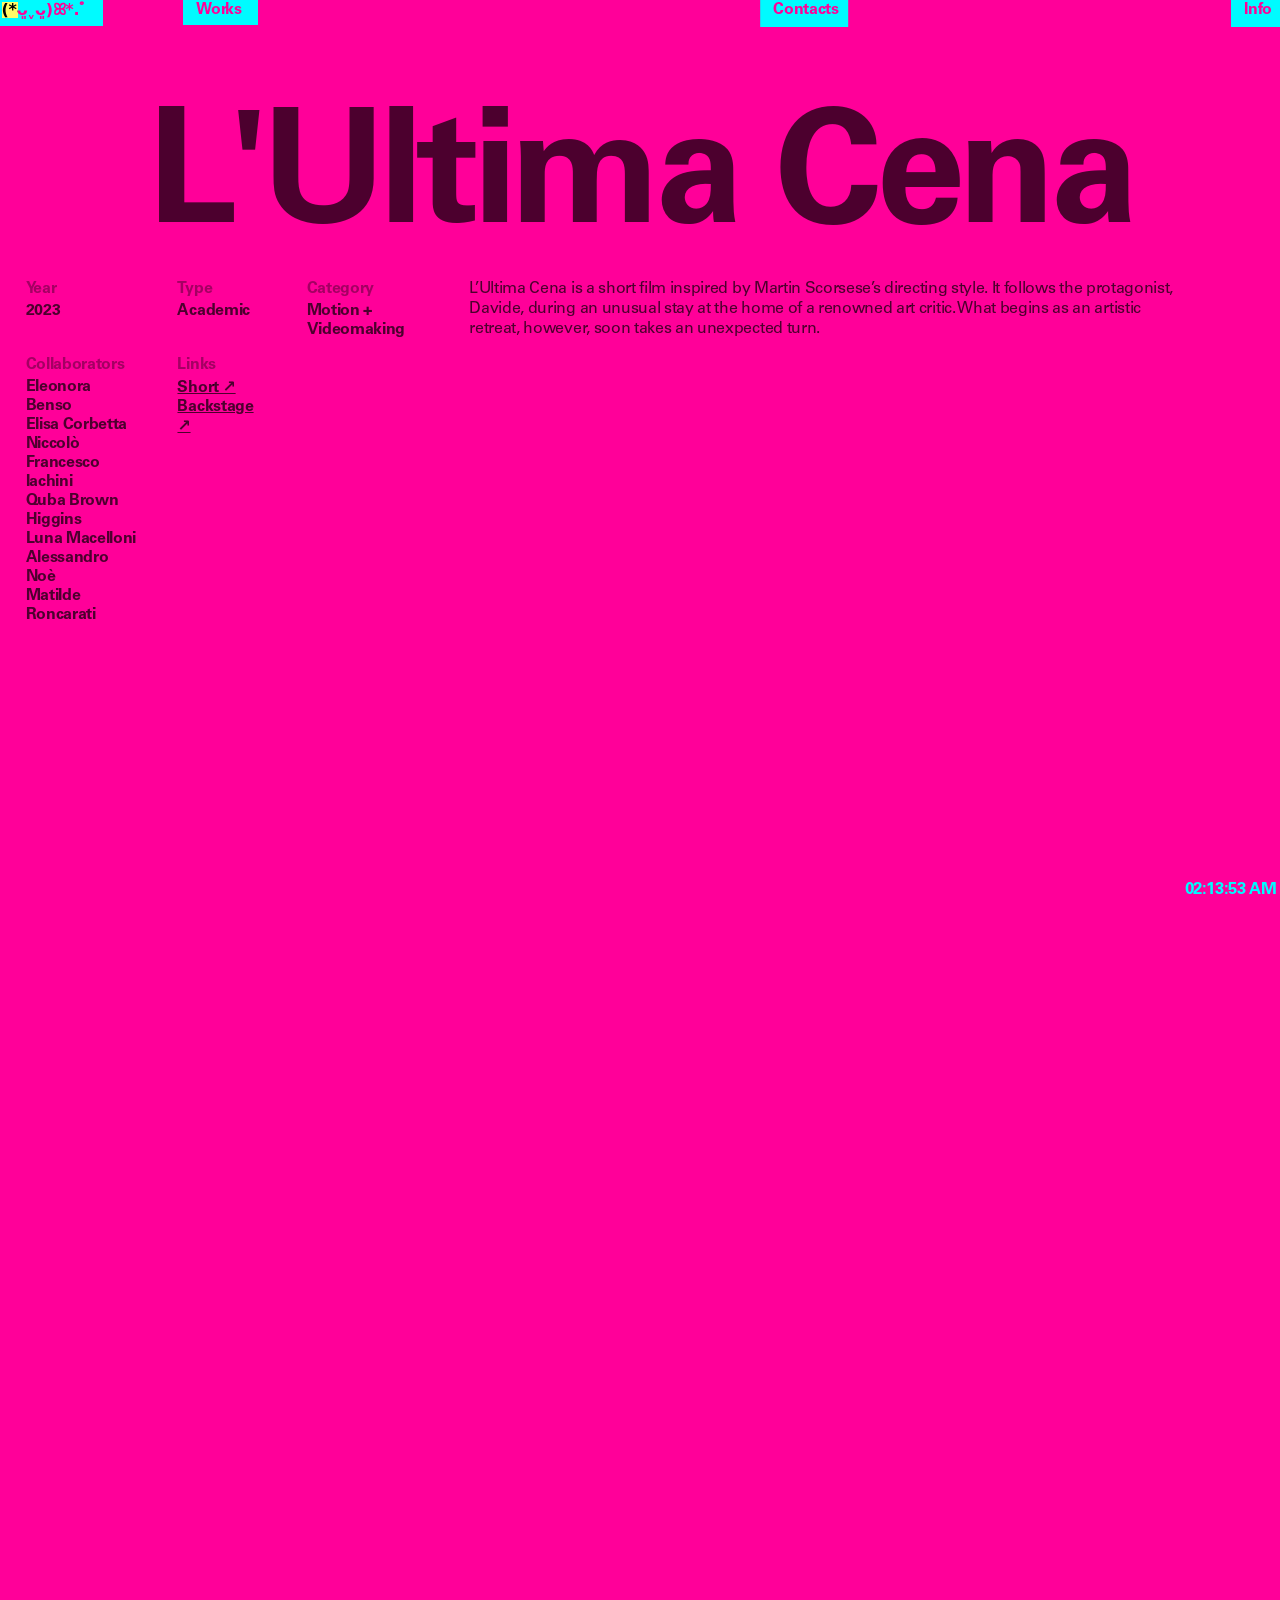
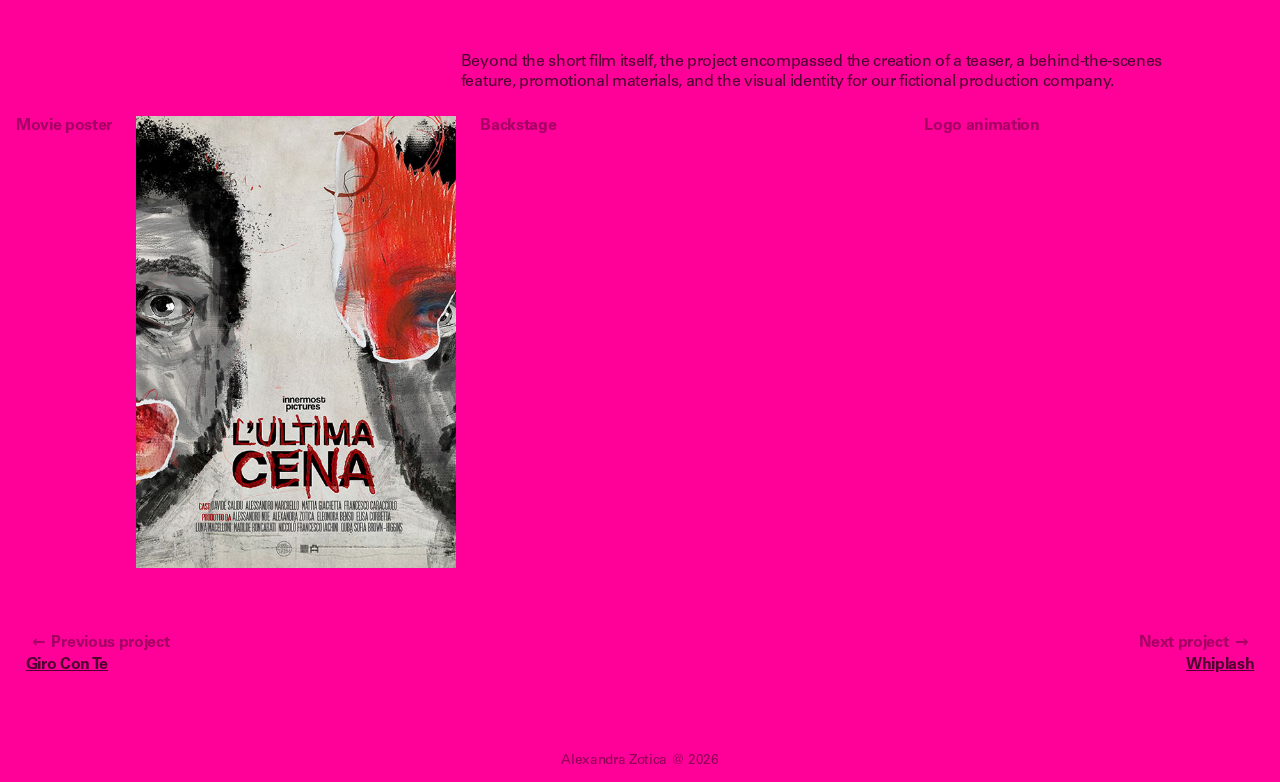
<file: project/Ultima-Cena.html>
<!DOCTYPE html>
<html lang="en">
<head>
    <meta charset="UTF-8">
    <meta name="viewport" content="width=device-width, initial-scale=1.0">
    <title>Alexandra Zotica - Portfolio (*ᴗ͈ˬᴗ͈)ꕤ*.ﾟ</title>
    <link rel="stylesheet" href="../style.css">
    <link rel="stylesheet" href="../project-page-style.css">
</head>
<body>

  <div id="custom-cursor"><div class="cursor-shape"></div></div>

  <span id="fixed">

<span id="az">
  <a href="../index.html" aria-label="Alexandra Zotica">
<span class="az-letter az-rest" style="--i:0;--d:.45s" aria-hidden="true">A</span><span class="az-letter az-rest" style="--i:1;--d:.405s" aria-hidden="true">l</span><span class="az-letter az-rest" style="--i:2;--d:.36s" aria-hidden="true">e</span><span class="az-letter az-rest" style="--i:3;--d:.315s" aria-hidden="true">x</span><span class="az-letter az-rest" style="--i:4;--d:.27s" aria-hidden="true">a</span><span class="az-letter az-rest" style="--i:5;--d:.225s" aria-hidden="true">n</span><span class="az-letter az-rest" style="--i:6;--d:.18s" aria-hidden="true">d</span><span class="az-letter az-rest" style="--i:7;--d:.135s" aria-hidden="true">r</span><span class="az-letter az-rest" style="--i:8;--d:.09s" aria-hidden="true">a</span><span class="az-letter az-rest" style="--i:9;--d:.045s" aria-hidden="true">&nbsp;</span><span class="az-letter az-rest" style="--i:10;--d:.405s" aria-hidden="true">Z</span><span class="az-letter az-rest" style="--i:11;--d:.333s" aria-hidden="true">o</span><span class="az-letter az-rest" style="--i:12;--d:.261s" aria-hidden="true">t</span><span class="az-letter az-rest" style="--i:13;--d:.189s" aria-hidden="true">i</span><span class="az-letter az-rest" style="--i:14;--d:.117s" aria-hidden="true">c</span><span class="az-letter az-rest" style="--i:15;--d:.045s" aria-hidden="true">a</span>
<span class="az-kao" aria-hidden="true">
  <span class="kao-rest">(*ᴗ͈ˬᴗ͈)ꕤ*.ﾟ</span>
  <span class="kao-hover">ദ്ദി(｡•̀ ,&lt;)~✩‧₊</span>
</span>
  </a>
</span>

<a class="menu-item menu-link" id="works" href="../see-all.html" data-hover-label="Works">
  <span class="label">Works</span>
</a>

<span class="menu-item flicker-item" id="contacts" data-hover-label="Contacts">
  <span class="label">Contacts</span>
  <span class="panel">
    <span class="content">
      <span class="links">
        <span id="email" class="row" data-hover-label="alexandrazotica.work@gmail.com"><a href="mailto:alexandrazotica.work@gmail.com">Email</a><span class="row-mask"></span></span>
        <span class="row" data-hover-label="@c0ldbluerain"><a href="https://www.instagram.com/c0ldbluerain/" target="_blank">Instagram</a><span class="row-mask"></span></span>
        <span class="row" data-hover-label="@alexandrazotica"><a href="https://vimeo.com/alexandrazotica" target="_blank">Vimeo</a><span class="row-mask"></span></span>
        <span class="row" data-hover-label="@alexandrazotica"><a href="https://www.linkedin.com/in/alexandrazotica/" target="_blank">Linkedin</a><span class="row-mask"></span></span>
      </span>
    </span>
  </span>
</span>

<span class="menu-item flicker-item" id="info" data-hover-label="Info">

  <span class="label">Info</span>
  <span class="panel">
    <span class="content">
      <span class="top-row">
        <p class="info-text">
          Alexandra Zotica is a designer working across motion, video and editorial design with an interest for 
          projects of social, political and cultural relevance. Romanian, raised and based in Milan,
          studied in Barcelona and Hong Kong.
        </p>
      </span>

      <span class="info-lower-row">

        <span class="container-info-block">
  <span class="info-block">
    <span class="info-block-title">Work</span>
    <span class="work-entries">

      <span class="work-entry">
        <span class="work-date">Jul 2025 – Present</span>
        <span class="work-title">BAO Music Festival</span>
        <span class="work-desc">Art director, graphic designer,
motion designer & video editor</span>
      </span>

      <span class="work-entry">
        <span class="work-date">Sept 2023 - Jun 2025</span>
        <span class="work-title">Lab Immagine - Politecnico di Milano</span>
        <span class="work-desc">Motion designer, videomaker
and photographer</span>
      </span>

      <span class="work-entry">
        <span class="work-date">Nov 2024</span>
        <span class="work-title">Filmmaker Festival</span>
        <span class="work-desc">Volunteered as video editor
and photographer</span>
      </span>

    </span>
  </span>
</span>

<span class="container-info-block">
  <span class="info-block">
    <span class="info-block-title">Education</span>
    <span class="work-entries">

      <span class="work-entry">
        <span class="work-date">2024 – Present</span>
        <span class="work-title">Master’s Degree
in Communication Design</span>
        <span class="work-desc">Politecnico di Milano
Milan, Italy</span>
      </span>

      <span class="work-entry">
        <span class="work-date">Jan 2026 - May 2026</span>
        <span class="work-title">Erasmus Experience
in Illustration</span>
        <span class="work-desc">Hong Kong Design Institute, Hong Kong</span>
      </span>

      <span class="work-entry">
        <span class="work-date">2021 - 2024</span>
        <span class="work-title">Bachelor’s Degree
in Communication Design</span>
        <span class="work-desc">Politecnico di Milano
Milan, Italy</span>
      </span>

       <span class="work-entry">
        <span class="work-date">Jan 2024 - Jun 2024</span>
        <span class="work-title">Erasmus Experience
in Audiovisual Design</span>
        <span class="work-desc">ESDi - Universitat Ramon Ull
Barcelona, Spain</span>
      </span>

    </span>
  </span>
</span>

        <span class="container-info-block">
          <span class="info-block">
            <span class="info-block-title">Exhibitions</span>
            <span class="info-block-years">
              <span class="year-group">
                <span class="year-label">2026</span>
                <span class="info-block-list">
                  <span><a href="https://streambeefvibes.densitydesign.org" target="_blank">Stream Beef Vibes</a>, Stecca 3, Milan</span>
                </span>
              </span>

              <span class="year-group">
                <span class="year-label">2025</span>
                <span class="info-block-list">
                  <span><a href="https://www.meetcenter.it/en/event/the-new-atlas-of-digital-art-2025-immersive-frontiers/" target="_blank">The New Atlas of Digital Art</a>, MEET, Milan</span>
                  <span><a href="https://www.graphicdays.it/neologia/everything-that-i-am-not-alexandra-zotica/" target="_blank">Neologia</a>, Graphic Days, Turin</span>
                  <span><a href="https://www.instagram.com/reel/DIoC3P-IA_e/?utm_source=ig_web_copy_link&stkn=MzRlODBiNWFlZA==" target="_blank">Anthropogenic Scenarios</a>, Salone Satellite, Milan</span>
                  <span><a href="https://www.instagram.com/reel/DI9LnVRoRi1/?utm_source=ig_web_copy_link&stkn=MzRlODBiNWFlZA==" target="_blank">Interdependence</a>, Fabbrica del Vapore, Milan</span>
                  <span><a href="https://www.instagram.com/p/DH8GaDlteWu/?utm_source=ig_web_copy_link&stkn=MzRlODBiNWFlZA==" target="_blank">Uffa Film Fest</a>, Urbino</span>
                </span>
              </span>

              <span class="year-group">
                <span class="year-label">2024</span>
                <span class="info-block-list">
                  <span><a href="https://www.antidisciplinarylab.it/rawscenarios/" target="_blank">Raw Scenarios</a>, Dotdotdot, Milan</span>
                </span>
              </span>
            </span>
          </span>

          <span class="info-block">
            <span class="info-block-title" style="padding-right:1.5rem">Features</span>
            <span class="info-block-years">
              <span class="year-group">
                <span class="year-label">2025</span>
                <span class="info-block-list">
                  <span>Graincore March</span>
                  <span>Urbanvoid Vol.2</span>
                </span>
              </span>

              <span class="year-group">
                <span class="year-label">2024</span>
                <span class="info-block-list">
                  <span><a href="https://www.nomosedizioni.it/libro/9791259582126" target="_blank">Design della Comunicazione. Vent'anni di nuovo</a></span>
                </span>
              </span>
            </span>
          </span>
        </span>

      </span>

    </span>
  </span>

</span>

  <span class="hour">14:37:22</span>

</span>

<header class="project-header"
  data-collaborators="Eleonora Benso, Elisa Corbetta, Niccolò Francesco Iachini, Quba Brown Higgins, Luna Macelloni, Alessandro Noè, Matilde Roncarati"
  data-links="Short|https://www.youtube.com/watch?v=0iG4BUAMVrw&t=22s; Backstage|https://www.youtube.com/watch?v=rMsjZHHwJFs">

  <span class="project-title" id="project-title">L'Ultima Cena</span>

  <div class="project-body">
    <div class="project-attrs" id="project-attrs"></div>

    <div class="project-description">
  <p>L’Ultima Cena is a short film inspired by Martin Scorsese’s directing style.
It follows the protagonist, Davide, during an unusual stay at the home
of a renowned art critic. What begins as an artistic retreat, however,
soon takes an unexpected turn.</p>
</div>
  </div>
</header>

<section class="project-gallery-h">
  <figure class="figure-center-video">
   <a class="video-full-link" 
     href="https://www.youtube.com/watch?v=0iG4BUAMVrw&t=22s" 
     target="_blank" 
     rel="noopener"
     data-cursor-label="Check out the video"
     >
    <video data-src="../assets/projects/-hero videos/ULTIMA CENA-video 2.mp4" muted loop playsinline webkit-playsinline preload="none" style="--w: 33vw; --w-mobile: 100vw;"></video>
  </a> </figure>
    <figure class="figure-center-video">
   <a class="video-full-link" 
     href="https://www.youtube.com/watch?v=0iG4BUAMVrw&t=22s" 
     target="_blank" 
     rel="noopener"
     data-cursor-label="Check out the video"
     >
    <video data-src="../assets/projects/Ultima Cena/ULTIMA CENA-video 3.mp4" muted loop playsinline webkit-playsinline preload="none" style="--w: 33vw; --w-mobile: 100vw;"></video>
  </a> </figure>
    <figure class="figure-center-video">
   <a class="video-full-link" 
     href="https://www.youtube.com/watch?v=0iG4BUAMVrw&t=22s" 
     target="_blank" 
     rel="noopener"
     data-cursor-label="Check out the video"
     >
    <video data-src="../assets/projects/Ultima Cena/ultima cena-video 4.mp4" muted loop playsinline webkit-playsinline preload="none" style="--w: 33vw; --w-mobile: 100vw;"></video>
  </a> </figure>
</section>

<section class="project-gallery-h">
  <figure class="figure-center-video">
   <a class="video-full-link" 
     href="https://www.youtube.com/watch?v=0iG4BUAMVrw&t=22s" 
     target="_blank" 
     rel="noopener"
     data-cursor-label="Check out the video"
     >
    <video data-src="../assets/projects/Ultima Cena/ultima-cena-1.mp4" muted loop playsinline webkit-playsinline preload="none" style="--w: 100vw; --w-mobile: 100vw;"></video>
  </a> </figure>
</section>


<div class="project-footer">
  <div class="project-description">
<p>
Beyond the short film itself, the project encompassed the creation
of a teaser, a behind-the-scenes feature, promotional materials,
and the visual identity for our fictional production company.</p>
</div>
</div>

<section class="project-gallery-h">
   <div class="gallery-label"><span>Movie poster</span></div>
        <figure>
    <img src="../assets/projects/Ultima Cena/ultima-cena-5.jpg" alt="Ultima cena" style="--w: 25vw; --w-mobile: 60vw;">
  </figure>
    <div class="gallery-label"><span>Backstage</span></div>
  <figure class="figure-center-video">
   <a class="video-full-link" 
     href="https://www.youtube.com/watch?v=rMsjZHHwJFs" 
     target="_blank" 
     rel="noopener"
     data-cursor-label="Check out the video"
     >
    <video data-src="../assets/projects/Ultima Cena/ultima-cena-2.mp4" muted loop playsinline webkit-playsinline preload="none" style="--w: 25vw; --w-mobile: 80vw;"></video>
  </a> </figure>
        <div class="gallery-label"><span>Logo animation</span></div>
 <figure>
    <video src="../assets/projects/Ultima Cena/ultima-cena-4.mp4" muted autoplay loop playsinline webkit-playsinline preload="auto" style="--w: 25vw; --w-mobile: 80vw;"></video>
  </figure>
  <div class="gallery-label"><span>Teaser</span></div>
 <figure>
    <video src="../assets/projects/Ultima Cena/ultima-cena-3.mp4" muted autoplay loop playsinline webkit-playsinline preload="auto" style="--w: 25vw; --w-mobile: 80vw;"></video>
  </figure>
</section>

<footer class="site-footer">
  <p>Alexandra Zotica @ 2026</p>
</footer>
<span id="hover-display"></span>
    <script src="../script.js"></script>
    <script src="../project-page.js"></script>
</body>
</html>
</file>
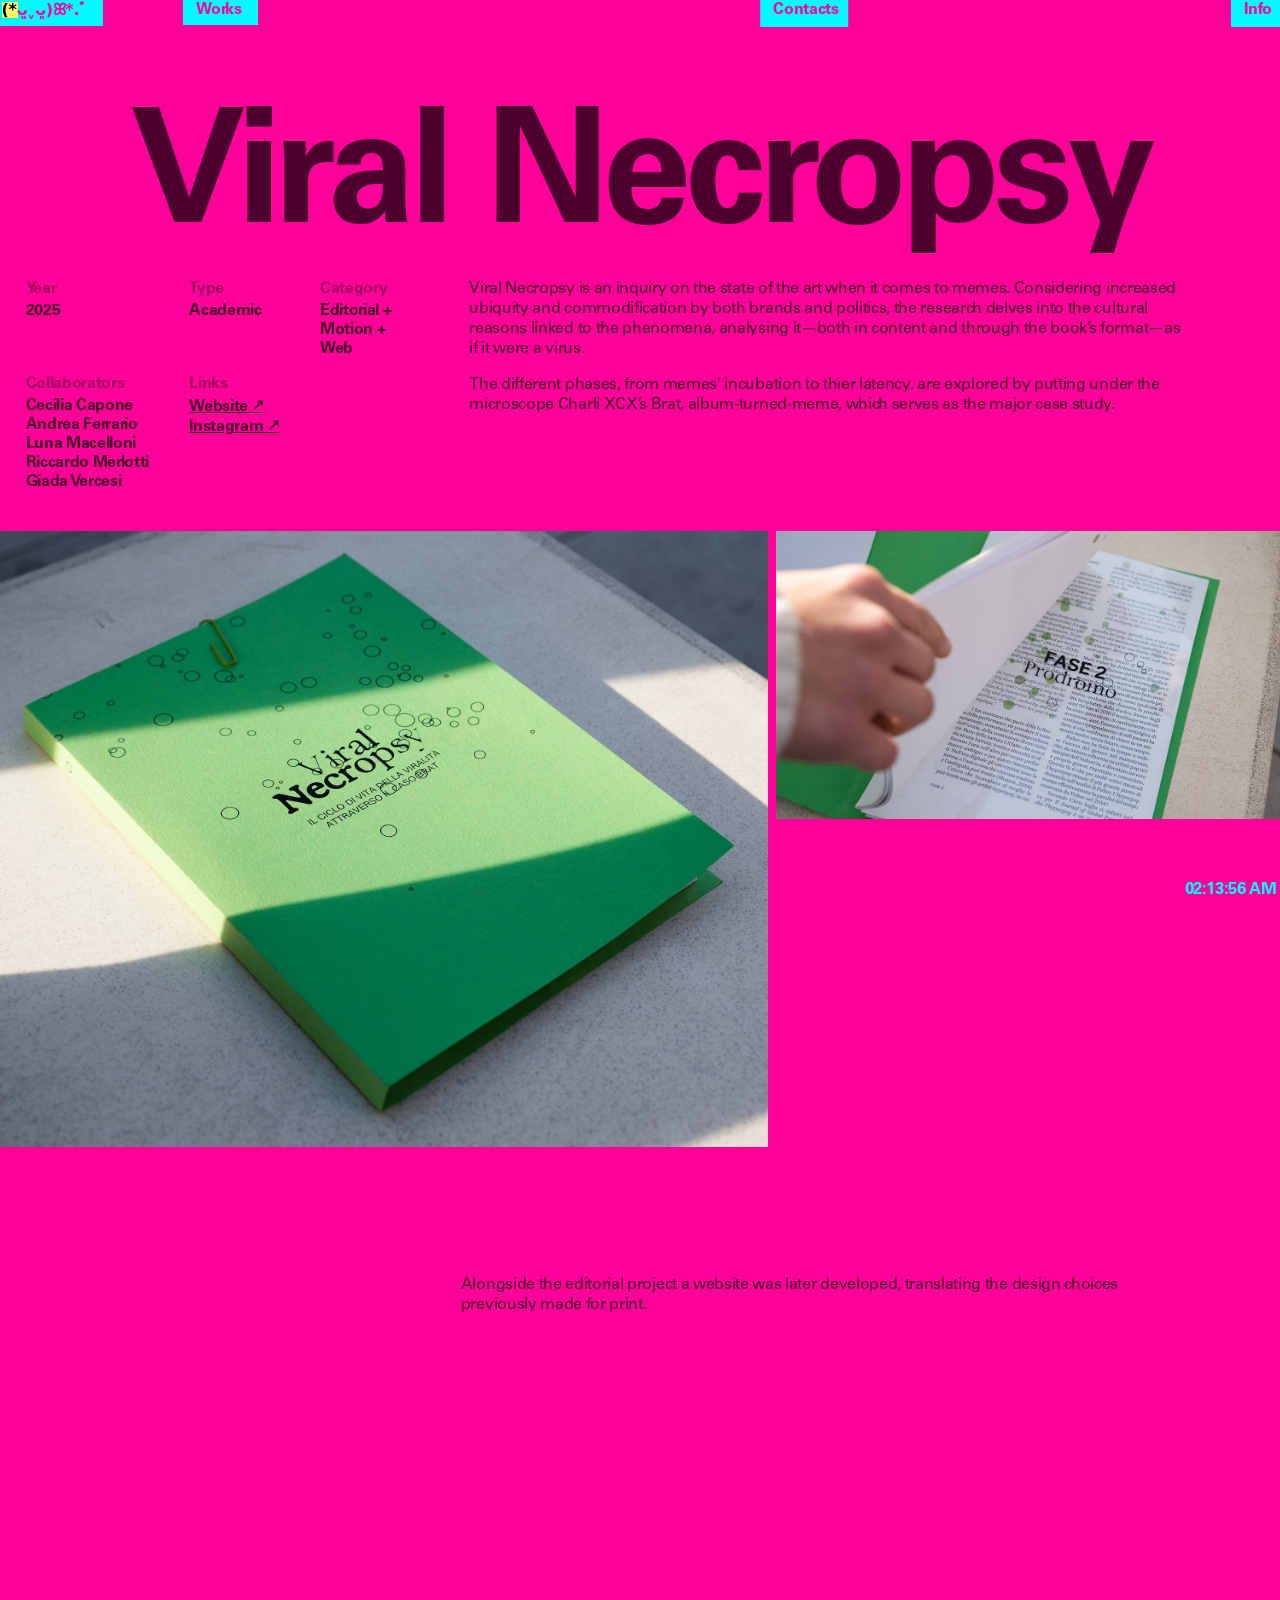
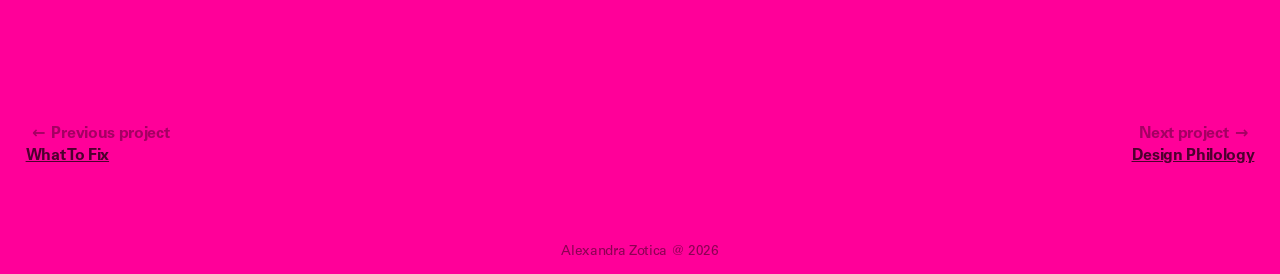
<file: project/Viral-Necropsy.html>
<!DOCTYPE html>
<html lang="en">
<head>
    <meta charset="UTF-8">
    <meta name="viewport" content="width=device-width, initial-scale=1.0">
    <title>Alexandra Zotica - Portfolio (*ᴗ͈ˬᴗ͈)ꕤ*.ﾟ</title>
    <link rel="stylesheet" href="../style.css">
    <link rel="stylesheet" href="../project-page-style.css">
</head>
<body>

  <div id="custom-cursor"><div class="cursor-shape"></div></div>

  <span id="fixed">

<span id="az">
  <a href="../index.html" aria-label="Alexandra Zotica">
<span class="az-letter az-rest" style="--i:0;--d:.45s" aria-hidden="true">A</span><span class="az-letter az-rest" style="--i:1;--d:.405s" aria-hidden="true">l</span><span class="az-letter az-rest" style="--i:2;--d:.36s" aria-hidden="true">e</span><span class="az-letter az-rest" style="--i:3;--d:.315s" aria-hidden="true">x</span><span class="az-letter az-rest" style="--i:4;--d:.27s" aria-hidden="true">a</span><span class="az-letter az-rest" style="--i:5;--d:.225s" aria-hidden="true">n</span><span class="az-letter az-rest" style="--i:6;--d:.18s" aria-hidden="true">d</span><span class="az-letter az-rest" style="--i:7;--d:.135s" aria-hidden="true">r</span><span class="az-letter az-rest" style="--i:8;--d:.09s" aria-hidden="true">a</span><span class="az-letter az-rest" style="--i:9;--d:.045s" aria-hidden="true">&nbsp;</span><span class="az-letter az-rest" style="--i:10;--d:.405s" aria-hidden="true">Z</span><span class="az-letter az-rest" style="--i:11;--d:.333s" aria-hidden="true">o</span><span class="az-letter az-rest" style="--i:12;--d:.261s" aria-hidden="true">t</span><span class="az-letter az-rest" style="--i:13;--d:.189s" aria-hidden="true">i</span><span class="az-letter az-rest" style="--i:14;--d:.117s" aria-hidden="true">c</span><span class="az-letter az-rest" style="--i:15;--d:.045s" aria-hidden="true">a</span>
<span class="az-kao" aria-hidden="true">
  <span class="kao-rest">(*ᴗ͈ˬᴗ͈)ꕤ*.ﾟ</span>
  <span class="kao-hover">ദ്ദി(｡•̀ ,&lt;)~✩‧₊</span>
</span>
  </a>
</span>

<a class="menu-item menu-link" id="works" href="../see-all.html" data-hover-label="Works">
  <span class="label">Works</span>
</a>

<span class="menu-item flicker-item" id="contacts" data-hover-label="Contacts">
  <span class="label">Contacts</span>
  <span class="panel">
    <span class="content">
      <span class="links">
        <span id="email" class="row" data-hover-label="alexandrazotica.work@gmail.com"><a href="mailto:alexandrazotica.work@gmail.com">Email</a><span class="row-mask"></span></span>
        <span class="row" data-hover-label="@c0ldbluerain"><a href="https://www.instagram.com/c0ldbluerain/" target="_blank">Instagram</a><span class="row-mask"></span></span>
        <span class="row" data-hover-label="@alexandrazotica"><a href="https://vimeo.com/alexandrazotica" target="_blank">Vimeo</a><span class="row-mask"></span></span>
        <span class="row" data-hover-label="@alexandrazotica"><a href="https://www.linkedin.com/in/alexandrazotica/" target="_blank">Linkedin</a><span class="row-mask"></span></span>
      </span>
    </span>
  </span>
</span>

<span class="menu-item flicker-item" id="info" data-hover-label="Info">

  <span class="label">Info</span>
  <span class="panel">
    <span class="content">
      <span class="top-row">
        <p class="info-text">
          Alexandra Zotica is a designer working across motion, video and editorial design with an interest for 
          projects of social, political and cultural relevance. Romanian, raised and based in Milan,
          studied in Barcelona and Hong Kong.
        </p>
      </span>

      <span class="info-lower-row">

        <span class="container-info-block">
  <span class="info-block">
    <span class="info-block-title">Work</span>
    <span class="work-entries">

      <span class="work-entry">
        <span class="work-date">Jul 2025 – Present</span>
        <span class="work-title">BAO Music Festival</span>
        <span class="work-desc">Art director, graphic designer,
motion designer & video editor</span>
      </span>

      <span class="work-entry">
        <span class="work-date">Sept 2023 - Jun 2025</span>
        <span class="work-title">Lab Immagine - Politecnico di Milano</span>
        <span class="work-desc">Motion designer, videomaker
and photographer</span>
      </span>

      <span class="work-entry">
        <span class="work-date">Nov 2024</span>
        <span class="work-title">Filmmaker Festival</span>
        <span class="work-desc">Volunteered as video editor
and photographer</span>
      </span>

    </span>
  </span>
</span>

<span class="container-info-block">
  <span class="info-block">
    <span class="info-block-title">Education</span>
    <span class="work-entries">

      <span class="work-entry">
        <span class="work-date">2024 – Present</span>
        <span class="work-title">Master’s Degree
in Communication Design</span>
        <span class="work-desc">Politecnico di Milano
Milan, Italy</span>
      </span>

      <span class="work-entry">
        <span class="work-date">Jan 2026 - May 2026</span>
        <span class="work-title">Erasmus Experience
in Illustration</span>
        <span class="work-desc">Hong Kong Design Institute, Hong Kong</span>
      </span>

      <span class="work-entry">
        <span class="work-date">2021 - 2024</span>
        <span class="work-title">Bachelor’s Degree
in Communication Design</span>
        <span class="work-desc">Politecnico di Milano
Milan, Italy</span>
      </span>

       <span class="work-entry">
        <span class="work-date">Jan 2024 - Jun 2024</span>
        <span class="work-title">Erasmus Experience
in Audiovisual Design</span>
        <span class="work-desc">ESDi - Universitat Ramon Ull
Barcelona, Spain</span>
      </span>

    </span>
  </span>
</span>

        <span class="container-info-block">
          <span class="info-block">
            <span class="info-block-title">Exhibitions</span>
            <span class="info-block-years">
              <span class="year-group">
                <span class="year-label">2026</span>
                <span class="info-block-list">
                  <span><a href="https://streambeefvibes.densitydesign.org" target="_blank">Stream Beef Vibes</a>, Stecca 3, Milan</span>
                </span>
              </span>

              <span class="year-group">
                <span class="year-label">2025</span>
                <span class="info-block-list">
                  <span><a href="https://www.meetcenter.it/en/event/the-new-atlas-of-digital-art-2025-immersive-frontiers/" target="_blank">The New Atlas of Digital Art</a>, MEET, Milan</span>
                  <span><a href="https://www.graphicdays.it/neologia/everything-that-i-am-not-alexandra-zotica/" target="_blank">Neologia</a>, Graphic Days, Turin</span>
                  <span><a href="https://www.instagram.com/reel/DIoC3P-IA_e/?utm_source=ig_web_copy_link&stkn=MzRlODBiNWFlZA==" target="_blank">Anthropogenic Scenarios</a>, Salone Satellite, Milan</span>
                  <span><a href="https://www.instagram.com/reel/DI9LnVRoRi1/?utm_source=ig_web_copy_link&stkn=MzRlODBiNWFlZA==" target="_blank">Interdependence</a>, Fabbrica del Vapore, Milan</span>
                  <span><a href="https://www.instagram.com/p/DH8GaDlteWu/?utm_source=ig_web_copy_link&stkn=MzRlODBiNWFlZA==" target="_blank">Uffa Film Fest</a>, Urbino</span>
                </span>
              </span>

              <span class="year-group">
                <span class="year-label">2024</span>
                <span class="info-block-list">
                  <span><a href="https://www.antidisciplinarylab.it/rawscenarios/" target="_blank">Raw Scenarios</a>, Dotdotdot, Milan</span>
                </span>
              </span>
            </span>
          </span>

          <span class="info-block">
            <span class="info-block-title" style="padding-right:1.5rem">Features</span>
            <span class="info-block-years">
              <span class="year-group">
                <span class="year-label">2025</span>
                <span class="info-block-list">
                  <span>Graincore March</span>
                  <span>Urbanvoid Vol.2</span>
                </span>
              </span>

              <span class="year-group">
                <span class="year-label">2024</span>
                <span class="info-block-list">
                  <span><a href="https://www.nomosedizioni.it/libro/9791259582126" target="_blank">Design della Comunicazione. Vent'anni di nuovo</a></span>
                </span>
              </span>
            </span>
          </span>
        </span>

      </span>

    </span>
  </span>

</span>

  <span class="hour">14:37:22</span>

</span>

<header class="project-header"
  data-collaborators="Cecilia Capone, Andrea Ferrario, Luna Macelloni, Riccardo Merlotti, Giada Vercesi"
  data-links="Website|https://alexandrazotica.github.io/viralnecropsy/; Instagram|https://www.instagram.com/p/DMNbcS_NaCg/?utm_source=ig_web_copy_link&stkn=MzRlODBiNWFlZA==">

  <span class="project-title" id="project-title">Viral Necropsy</span>

  <div class="project-body">
    <div class="project-attrs" id="project-attrs"></div>

    <div class="project-description">
  <p>Viral Necropsy is an inquiry on the state of the art when it comes
to memes. Considering increased ubiquity and commodification
by both brands and politics, the research delves into the cultural
reasons linked to the phenomena, analysing it—both in content
and through the book’s format—as if it were a virus.
</p>
<p>
The different phases, from memes’ incubation to thier latency,
are explored by putting under the microscope Charli XCX’s Brat,
album-turned-meme, which serves as the major case study.</p>
</div>
  </div>
</header>

<section class="project-gallery-h">
  <figure>
    <img src="../assets/projects/Viral Necropsy/viral-2.jpg" alt="WTF-magazine"  style="--w: 60vw; --w-mobile: 100vw;">
  </figure>
              <figure>
    <img src="../assets/projects/Viral Necropsy/viral-10.jpg" alt="WTF-magazine"  style="--w: 40vw; --w-mobile: 100vw;">
  </figure>
                <figure>
    <img src="../assets/projects/Viral Necropsy/viral-4.jpg" alt="WTF-magazine" style="--w: 40vw; --w-mobile: 100vw;">
  </figure>
              <figure>
    <img src="../assets/projects/Viral Necropsy/viral-3.jpg" alt="WTF-magazine" style="--w: 40vw; --w-mobile: 100vw;">
  </figure>
            <figure>
    <img src="../assets/projects/Viral Necropsy/viral-1.jpg" alt="WTF-magazine"  style="--w: 40vw; --w-mobile: 100vw;">
  </figure>
  </figure>
</section>

<div class="project-footer">
  <div class="project-description">
  <p>Alongside the editorial project a website was later developed,
translating the design choices previously made for print.</p>
</div>
</div>

<section class="project-gallery-h">
  <figure class="figure-center-video">
   <a class="video-full-link" 
     href="https://alexandrazotica.github.io/viralnecropsy/" 
     target="_blank" 
     rel="noopener"
     data-cursor-label="Check out the website"
     >
    <video data-src="../assets/projects/-hero videos/VIRAL-video 1.mp4" muted loop playsinline webkit-playsinline preload="none" style="--w: 50vw; --w-mobile: 100vw;"></video>
  </a> </figure>
  <figure class="figure-center-video">
   <a class="video-full-link" 
     href="https://alexandrazotica.github.io/viralnecropsy/" 
     target="_blank" 
     rel="noopener"
     data-cursor-label="Check out the website"
     >
    <video data-src="../assets/projects/Viral Necropsy/VIRAL-video 2.mp4" muted loop playsinline webkit-playsinline preload="none" style="--w: 50vw; --w-mobile: 100vw;"></video>
  </a> </figure>
                  <figure>
    <img src="../assets/projects/Viral Necropsy/viral-6.jpg" alt="WTF-magazine" style="--w: 23vw; --w-mobile: 60vw;">
  </figure>
                    <figure>
    <img src="../assets/projects/Viral Necropsy/viral-8.jpg" alt="WTF-magazine" style="--w: 23vw; --w-mobile: 60vw;">
  </figure>
                    <figure>
    <img src="../assets/projects/Viral Necropsy/viral-9.jpg" alt="WTF-magazine"  style="--w: 23vw; --w-mobile: 60vw;">
  </figure>
                    <figure>
    <img src="../assets/projects/Viral Necropsy/viral-7.jpg" alt="WTF-magazine" style="--w: 23vw; --w-mobile: 60vw;">
  </figure>
  </section>
<footer class="site-footer">
  <p>Alexandra Zotica @ 2026</p>
</footer>
<span id="hover-display"></span>
    <script src="../script.js"></script>
    <script src="../project-page.js"></script>
</body>
</html>
</file>
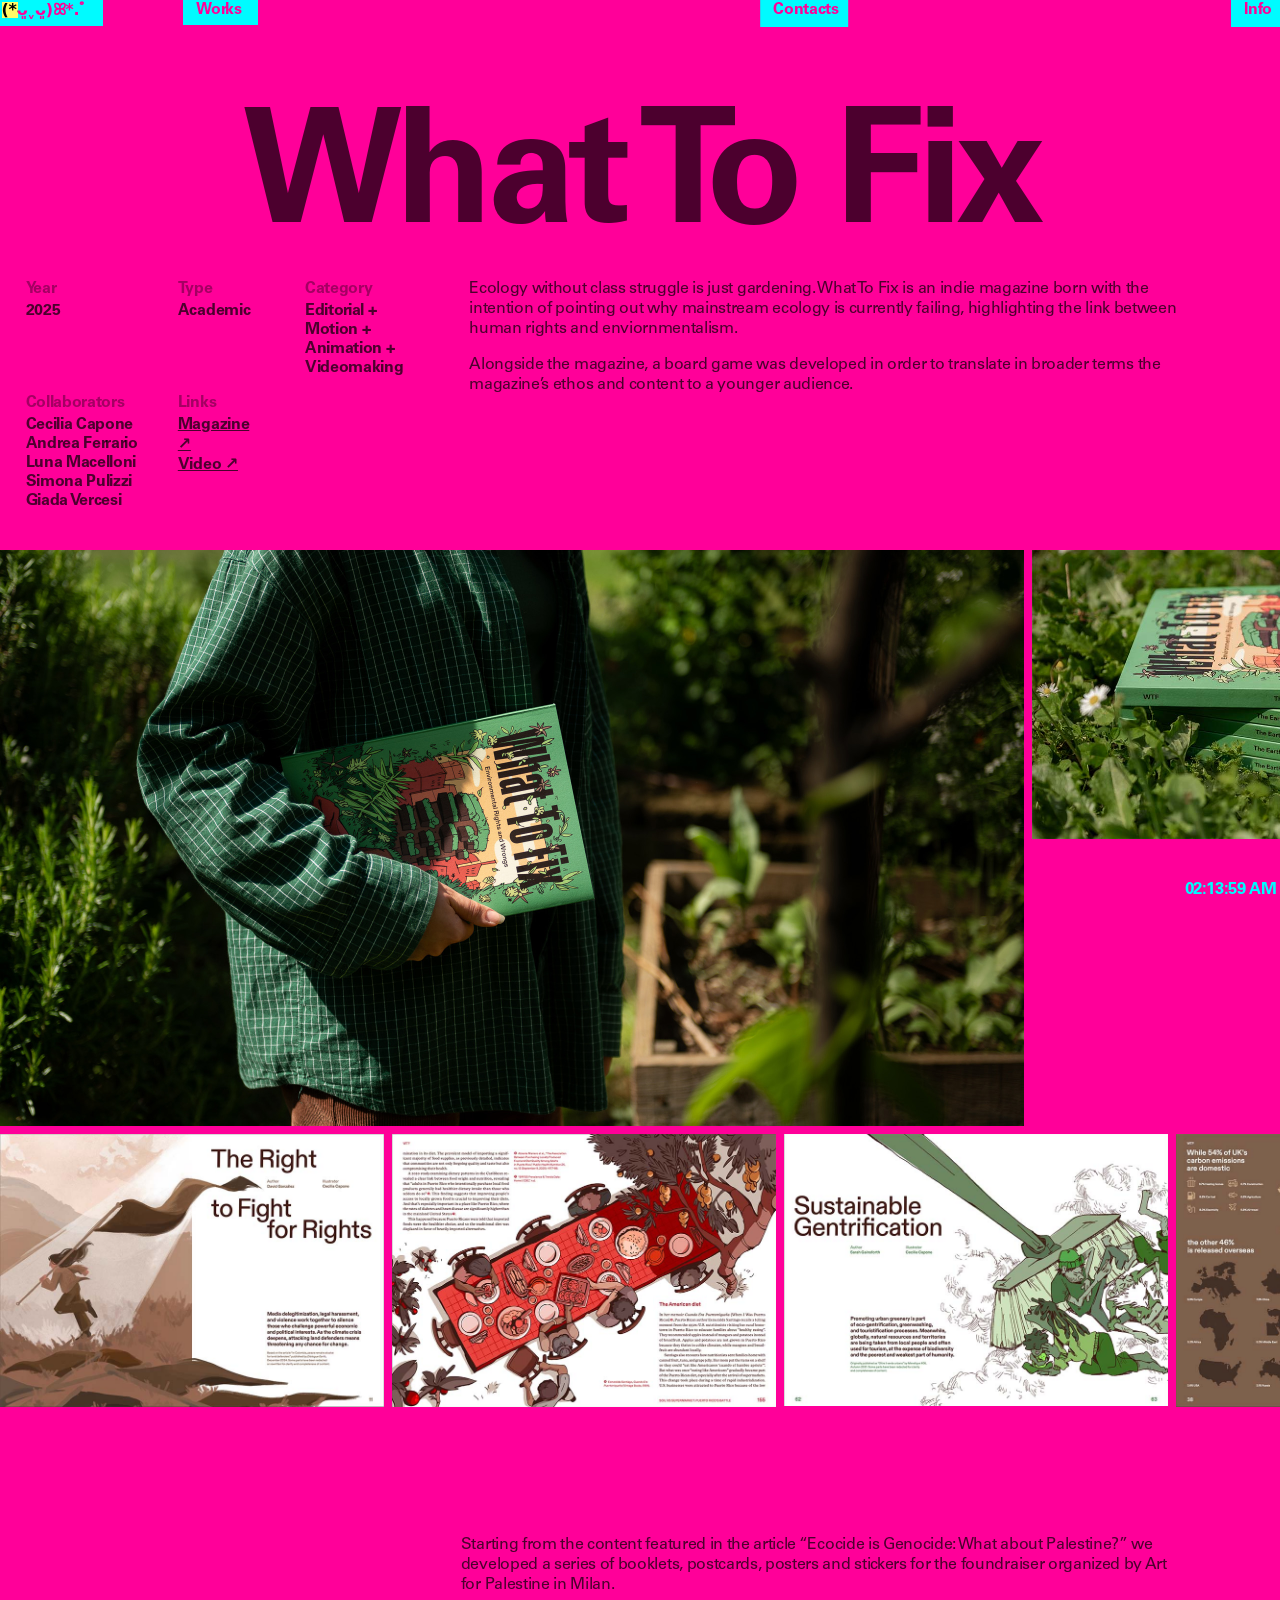
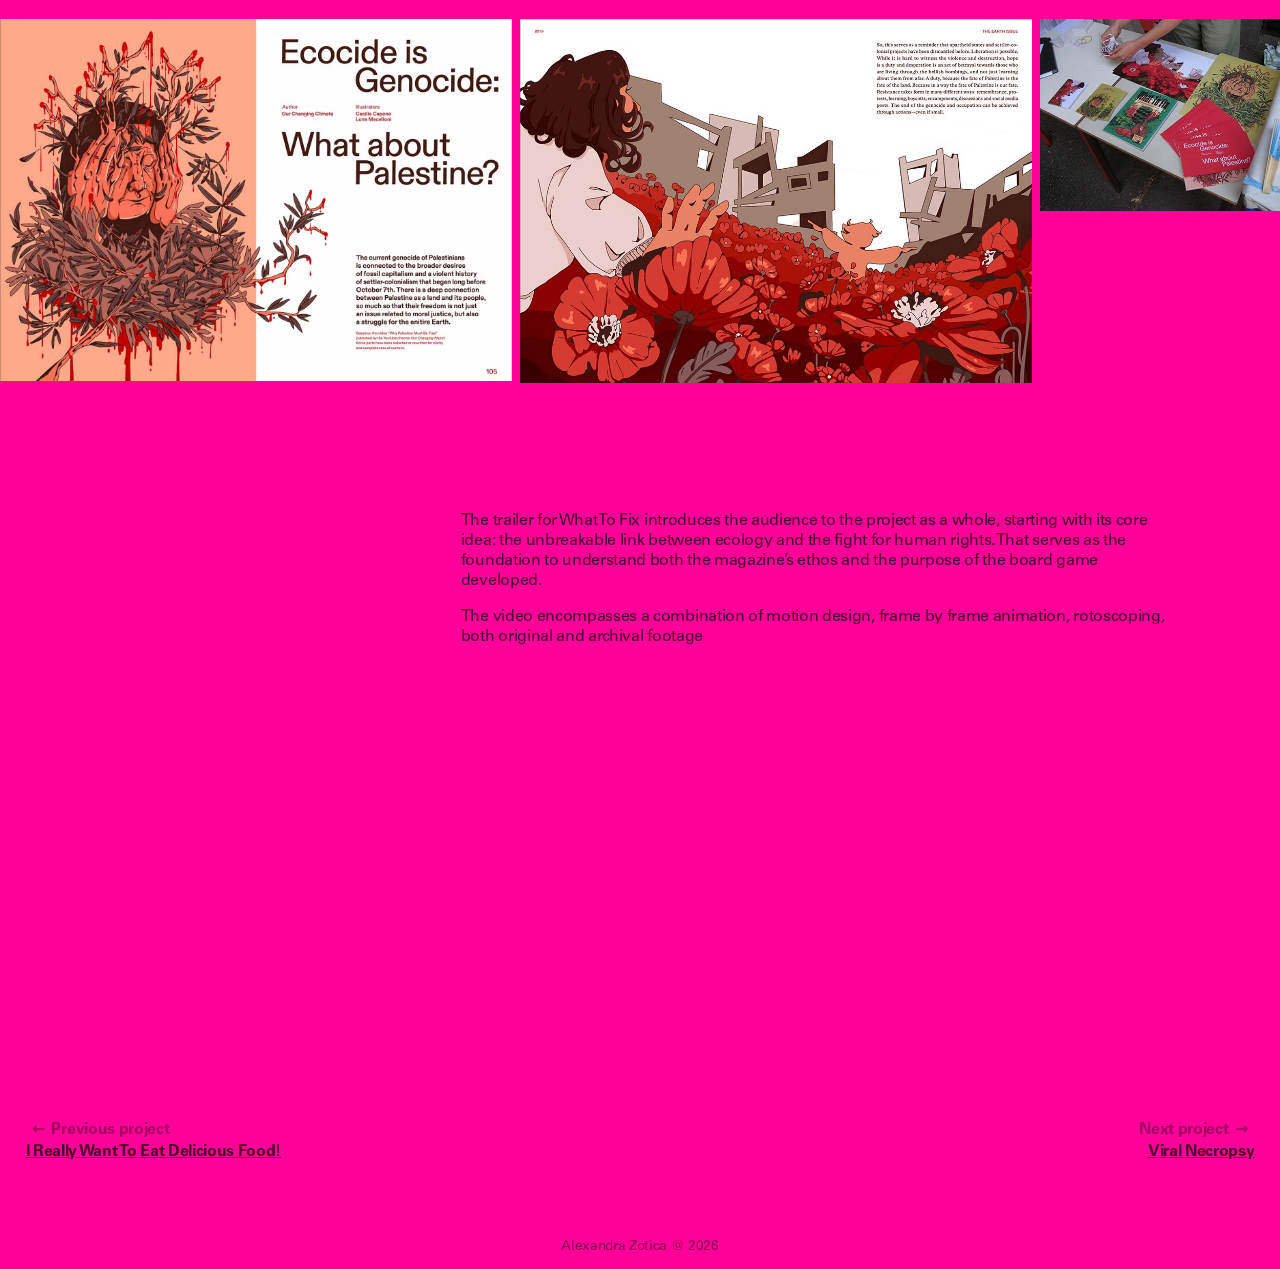
<file: project/What-To-Fix.html>
<!DOCTYPE html>
<html lang="en">
<head>
    <meta charset="UTF-8">
    <meta name="viewport" content="width=device-width, initial-scale=1.0">
    <title>Alexandra Zotica - Portfolio (*ᴗ͈ˬᴗ͈)ꕤ*.ﾟ</title>
    <link rel="stylesheet" href="../style.css">
    <link rel="stylesheet" href="../project-page-style.css">
</head>
<body>

  <div id="custom-cursor"><div class="cursor-shape"></div></div>

  <span id="fixed">

<span id="az">
  <a href="../index.html" aria-label="Alexandra Zotica">
<span class="az-letter az-rest" style="--i:0;--d:.45s" aria-hidden="true">A</span><span class="az-letter az-rest" style="--i:1;--d:.405s" aria-hidden="true">l</span><span class="az-letter az-rest" style="--i:2;--d:.36s" aria-hidden="true">e</span><span class="az-letter az-rest" style="--i:3;--d:.315s" aria-hidden="true">x</span><span class="az-letter az-rest" style="--i:4;--d:.27s" aria-hidden="true">a</span><span class="az-letter az-rest" style="--i:5;--d:.225s" aria-hidden="true">n</span><span class="az-letter az-rest" style="--i:6;--d:.18s" aria-hidden="true">d</span><span class="az-letter az-rest" style="--i:7;--d:.135s" aria-hidden="true">r</span><span class="az-letter az-rest" style="--i:8;--d:.09s" aria-hidden="true">a</span><span class="az-letter az-rest" style="--i:9;--d:.045s" aria-hidden="true">&nbsp;</span><span class="az-letter az-rest" style="--i:10;--d:.405s" aria-hidden="true">Z</span><span class="az-letter az-rest" style="--i:11;--d:.333s" aria-hidden="true">o</span><span class="az-letter az-rest" style="--i:12;--d:.261s" aria-hidden="true">t</span><span class="az-letter az-rest" style="--i:13;--d:.189s" aria-hidden="true">i</span><span class="az-letter az-rest" style="--i:14;--d:.117s" aria-hidden="true">c</span><span class="az-letter az-rest" style="--i:15;--d:.045s" aria-hidden="true">a</span>
<span class="az-kao" aria-hidden="true">
  <span class="kao-rest">(*ᴗ͈ˬᴗ͈)ꕤ*.ﾟ</span>
  <span class="kao-hover">ദ്ദി(｡•̀ ,&lt;)~✩‧₊</span>
</span>
  </a>
</span>

<a class="menu-item menu-link" id="works" href="../see-all.html" data-hover-label="Works">
  <span class="label">Works</span>
</a>

<span class="menu-item flicker-item" id="contacts" data-hover-label="Contacts">
  <span class="label">Contacts</span>
  <span class="panel">
    <span class="content">
      <span class="links">
        <span id="email" class="row" data-hover-label="alexandrazotica.work@gmail.com"><a href="mailto:alexandrazotica.work@gmail.com">Email</a><span class="row-mask"></span></span>
        <span class="row" data-hover-label="@c0ldbluerain"><a href="https://www.instagram.com/c0ldbluerain/" target="_blank">Instagram</a><span class="row-mask"></span></span>
        <span class="row" data-hover-label="@alexandrazotica"><a href="https://vimeo.com/alexandrazotica" target="_blank">Vimeo</a><span class="row-mask"></span></span>
        <span class="row" data-hover-label="@alexandrazotica"><a href="https://www.linkedin.com/in/alexandrazotica/" target="_blank">Linkedin</a><span class="row-mask"></span></span>
      </span>
    </span>
  </span>
</span>

<span class="menu-item flicker-item" id="info" data-hover-label="Info">

  <span class="label">Info</span>
  <span class="panel">
    <span class="content">
      <span class="top-row">
        <p class="info-text">
          Alexandra Zotica is a designer working across motion, video and editorial design with an interest for 
          projects of social, political and cultural relevance. Romanian, raised and based in Milan,
          studied in Barcelona and Hong Kong.
        </p>
      </span>

      <span class="info-lower-row">

        <span class="container-info-block">
  <span class="info-block">
    <span class="info-block-title">Work</span>
    <span class="work-entries">

      <span class="work-entry">
        <span class="work-date">Jul 2025 – Present</span>
        <span class="work-title">BAO Music Festival</span>
        <span class="work-desc">Art director, graphic designer,
motion designer & video editor</span>
      </span>

      <span class="work-entry">
        <span class="work-date">Sept 2023 - Jun 2025</span>
        <span class="work-title">Lab Immagine - Politecnico di Milano</span>
        <span class="work-desc">Motion designer, videomaker
and photographer</span>
      </span>

      <span class="work-entry">
        <span class="work-date">Nov 2024</span>
        <span class="work-title">Filmmaker Festival</span>
        <span class="work-desc">Volunteered as video editor
and photographer</span>
      </span>

    </span>
  </span>
</span>

<span class="container-info-block">
  <span class="info-block">
    <span class="info-block-title">Education</span>
    <span class="work-entries">

      <span class="work-entry">
        <span class="work-date">2024 – Present</span>
        <span class="work-title">Master’s Degree
in Communication Design</span>
        <span class="work-desc">Politecnico di Milano
Milan, Italy</span>
      </span>

      <span class="work-entry">
        <span class="work-date">Jan 2026 - May 2026</span>
        <span class="work-title">Erasmus Experience
in Illustration</span>
        <span class="work-desc">Hong Kong Design Institute, Hong Kong</span>
      </span>

      <span class="work-entry">
        <span class="work-date">2021 - 2024</span>
        <span class="work-title">Bachelor’s Degree
in Communication Design</span>
        <span class="work-desc">Politecnico di Milano
Milan, Italy</span>
      </span>

       <span class="work-entry">
        <span class="work-date">Jan 2024 - Jun 2024</span>
        <span class="work-title">Erasmus Experience
in Audiovisual Design</span>
        <span class="work-desc">ESDi - Universitat Ramon Ull
Barcelona, Spain</span>
      </span>

    </span>
  </span>
</span>

        <span class="container-info-block">
          <span class="info-block">
            <span class="info-block-title">Exhibitions</span>
            <span class="info-block-years">
              <span class="year-group">
                <span class="year-label">2026</span>
                <span class="info-block-list">
                  <span><a href="https://streambeefvibes.densitydesign.org" target="_blank">Stream Beef Vibes</a>, Stecca 3, Milan</span>
                </span>
              </span>

              <span class="year-group">
                <span class="year-label">2025</span>
                <span class="info-block-list">
                  <span><a href="https://www.meetcenter.it/en/event/the-new-atlas-of-digital-art-2025-immersive-frontiers/" target="_blank">The New Atlas of Digital Art</a>, MEET, Milan</span>
                  <span><a href="https://www.graphicdays.it/neologia/everything-that-i-am-not-alexandra-zotica/" target="_blank">Neologia</a>, Graphic Days, Turin</span>
                  <span><a href="https://www.instagram.com/reel/DIoC3P-IA_e/?utm_source=ig_web_copy_link&stkn=MzRlODBiNWFlZA==" target="_blank">Anthropogenic Scenarios</a>, Salone Satellite, Milan</span>
                  <span><a href="https://www.instagram.com/reel/DI9LnVRoRi1/?utm_source=ig_web_copy_link&stkn=MzRlODBiNWFlZA==" target="_blank">Interdependence</a>, Fabbrica del Vapore, Milan</span>
                  <span><a href="https://www.instagram.com/p/DH8GaDlteWu/?utm_source=ig_web_copy_link&stkn=MzRlODBiNWFlZA==" target="_blank">Uffa Film Fest</a>, Urbino</span>
                </span>
              </span>

              <span class="year-group">
                <span class="year-label">2024</span>
                <span class="info-block-list">
                  <span><a href="https://www.antidisciplinarylab.it/rawscenarios/" target="_blank">Raw Scenarios</a>, Dotdotdot, Milan</span>
                </span>
              </span>
            </span>
          </span>

          <span class="info-block">
            <span class="info-block-title" style="padding-right:1.5rem">Features</span>
            <span class="info-block-years">
              <span class="year-group">
                <span class="year-label">2025</span>
                <span class="info-block-list">
                  <span>Graincore March</span>
                  <span>Urbanvoid Vol.2</span>
                </span>
              </span>

              <span class="year-group">
                <span class="year-label">2024</span>
                <span class="info-block-list">
                  <span><a href="https://www.nomosedizioni.it/libro/9791259582126" target="_blank">Design della Comunicazione. Vent'anni di nuovo</a></span>
                </span>
              </span>
            </span>
          </span>
        </span>

      </span>

    </span>
  </span>

</span>

  <span class="hour">14:37:22</span>

</span>

<header class="project-header"
  data-collaborators="Cecilia Capone, Andrea Ferrario, Luna Macelloni, Simona Pulizzi, Giada Vercesi"
  data-links="Magazine|https://drive.google.com/file/d/1nvhPkiY7Y9n9wteuawh2m8xRXINJgssK/view; Video|https://vimeo.com/1203780815">

  <span class="project-title" id="project-title">What To Fix</span>

  <div class="project-body">
    <div class="project-attrs" id="project-attrs"></div>

    <div class="project-description">
  <p>Ecology without class struggle is just gardening. What To Fix
is an indie magazine born with the intention of pointing out
why mainstream ecology is currently failing, highlighting
the link between human rights and enviornmentalism.
</p>
  <p>Alongside the magazine, a board game was developed in order to translate in broader terms the magazine’s ethos and content to a younger audience.</p>

</div>
  </div>
</header>

<section class="project-gallery-h">
  <figure>
    <img src="../assets/projects/WTF/wtf-1.jpg" alt="WTF-magazine"  style="--w: 80vw; --w-mobile: 120vw;">
  </figure>
            <figure>
    <img src="../assets/projects/WTF/wtf-19.jpg" alt="WTF-magazine" style="--w: 40vw; --w-mobile: 120vw;">
  </figure>
          <figure>
    <img src="../assets/projects/WTF/wtf-5.jpg" alt="WTF-magazine"  style="--w: 40vw; --w-mobile: 120vw;">
  </figure>
          <figure>
    <img src="../assets/projects/WTF/wtf-4.jpg" alt="WTF-magazine" style="--w: 33.9vw; --w-mobile: 101.5vw;">
  </figure>
      <figure>
    <img src="../assets/projects/WTF/wtf-3.jpg" alt="WTF-magazine" style="--w: 22.55vw; --w-mobile: 67.8vw;">
  </figure>
          <figure>
    <img src="../assets/projects/WTF/wtf-18.jpg" alt="WTF-magazine" style="--w: 40vw; --w-mobile: 120vw;">
  </figure>
              <figure>
    <img src="../assets/projects/WTF/wtf-17.jpg" alt="WTF-magazine"  style="--w: 40vw; --w-mobile: 120vw;">
  </figure>
                <figure>
    <img src="../assets/projects/WTF/wtf-20.jpg" alt="WTF-magazine"  style="--w: 40vw; --w-mobile: 120vw;">
  </figure>
</section>

<section class="project-gallery-h">
  <figure>
    <img src="../assets/projects/WTF/wtf-6.jpg" alt="WTF-magazine" style="--w: 30vw; --w-mobile: 75vw;">
  </figure>
       <figure>
    <img src="../assets/projects/WTF/wtf-13.jpg" alt="WTF-magazine" style="--w: 30vw; --w-mobile: 75vw;">
  </figure>
        <figure>
    <img src="../assets/projects/WTF/wtf-8.jpg" alt="WTF-magazine"  style="--w: 30vw; --w-mobile: 75vw;">
  </figure>
         <figure>
    <img src="../assets/projects/WTF/wtf-7.jpg" alt="WTF-magazine" style="--w: 30vw; --w-mobile: 75vw;">
  </figure>
        <figure>
    <img src="../assets/projects/WTF/wtf-10.jpg" alt="WTF-magazine"  style="--w: 30vw; --w-mobile: 75vw;">
  </figure>
          <figure>
    <img src="../assets/projects/WTF/wtf-14.jpg" alt="WTF-magazine"  style="--w: 30vw; --w-mobile: 75vw;">
  </figure>
</section>

<div class="project-footer">
  <div class="project-description">
  <p>Starting from the content featured in the article “Ecocide
is Genocide: What about Palestine?” we developed a series
of booklets, postcards, posters and stickers for the foundraiser
organized by Art for Palestine in Milan.</p>
</div>
</div>

<section class="project-gallery-h">
  <figure>
    <img src="../assets/projects/WTF/wtf-11.jpg" alt="WTF-magazine" style="--w: 40vw; --w-mobile: 75vw;">
  </figure>
       <figure>
    <img src="../assets/projects/WTF/wtf-12.jpg" alt="WTF-magazine"  style="--w: 40vw; --w-mobile: 75vw;">
  </figure>
           <figure>
    <img src="../assets/projects/WTF/wtf-16.jpg" alt="WTF-magazine"  style="--w: 20vw; --w-mobile: 45vw;">
  </figure>
        <figure>
    <img src="../assets/projects/WTF/wtf-15.jpg" alt="WTF-magazine" style="--w: 20vw; --w-mobile: 45vw;">
  </figure>
</section>

<div class="project-footer">
  <div class="project-description">
  <p>The trailer for What To Fix introduces the audience to the project
as a whole, starting with its core idea: the unbreakable link
between ecology and the fight for human rights. That serves
as the foundation to understand both the magazine’s ethos
and the purpose of the board game developed.</p>

<p>
The video encompasses a combination of motion design,
frame by frame animation, rotoscoping, both original
and archival footage</p>
</div>
</div>

<section class="project-gallery-h">
<figure class="figure-center-video">
   <a class="video-full-link" 
     href="https://vimeo.com/1203780815" 
     target="_blank" 
     rel="noopener"
     data-cursor-label="Watch full video"
     >
    <video data-src="../assets/projects/-hero videos/WTF-video 2.mp4" muted loop playsinline webkit-playsinline preload="none" style="--w: 60vw; --w-mobile: 100vw;"></video>
  </a> </figure>
          <figure>
    <video data-src="../assets/projects/WTF/WTF-video 3.mp4" muted loop playsinline webkit-playsinline preload="none" style="--w: 40vw; --w-mobile: 60vw;"></video>
  </figure>
          <figure>
    <video data-src="../assets/projects/WTF/wtf-2.mp4" muted loop playsinline webkit-playsinline preload="none" style="--w: 40vw; --w-mobile: 60vw;"></video>
  </figure>
</section>

<footer class="site-footer">
  <p>Alexandra Zotica @ 2026</p>
</footer>
<span id="hover-display"></span>
    <script src="../script.js"></script>
    <script src="../project-page.js"></script>
</body>
</html>
</file>
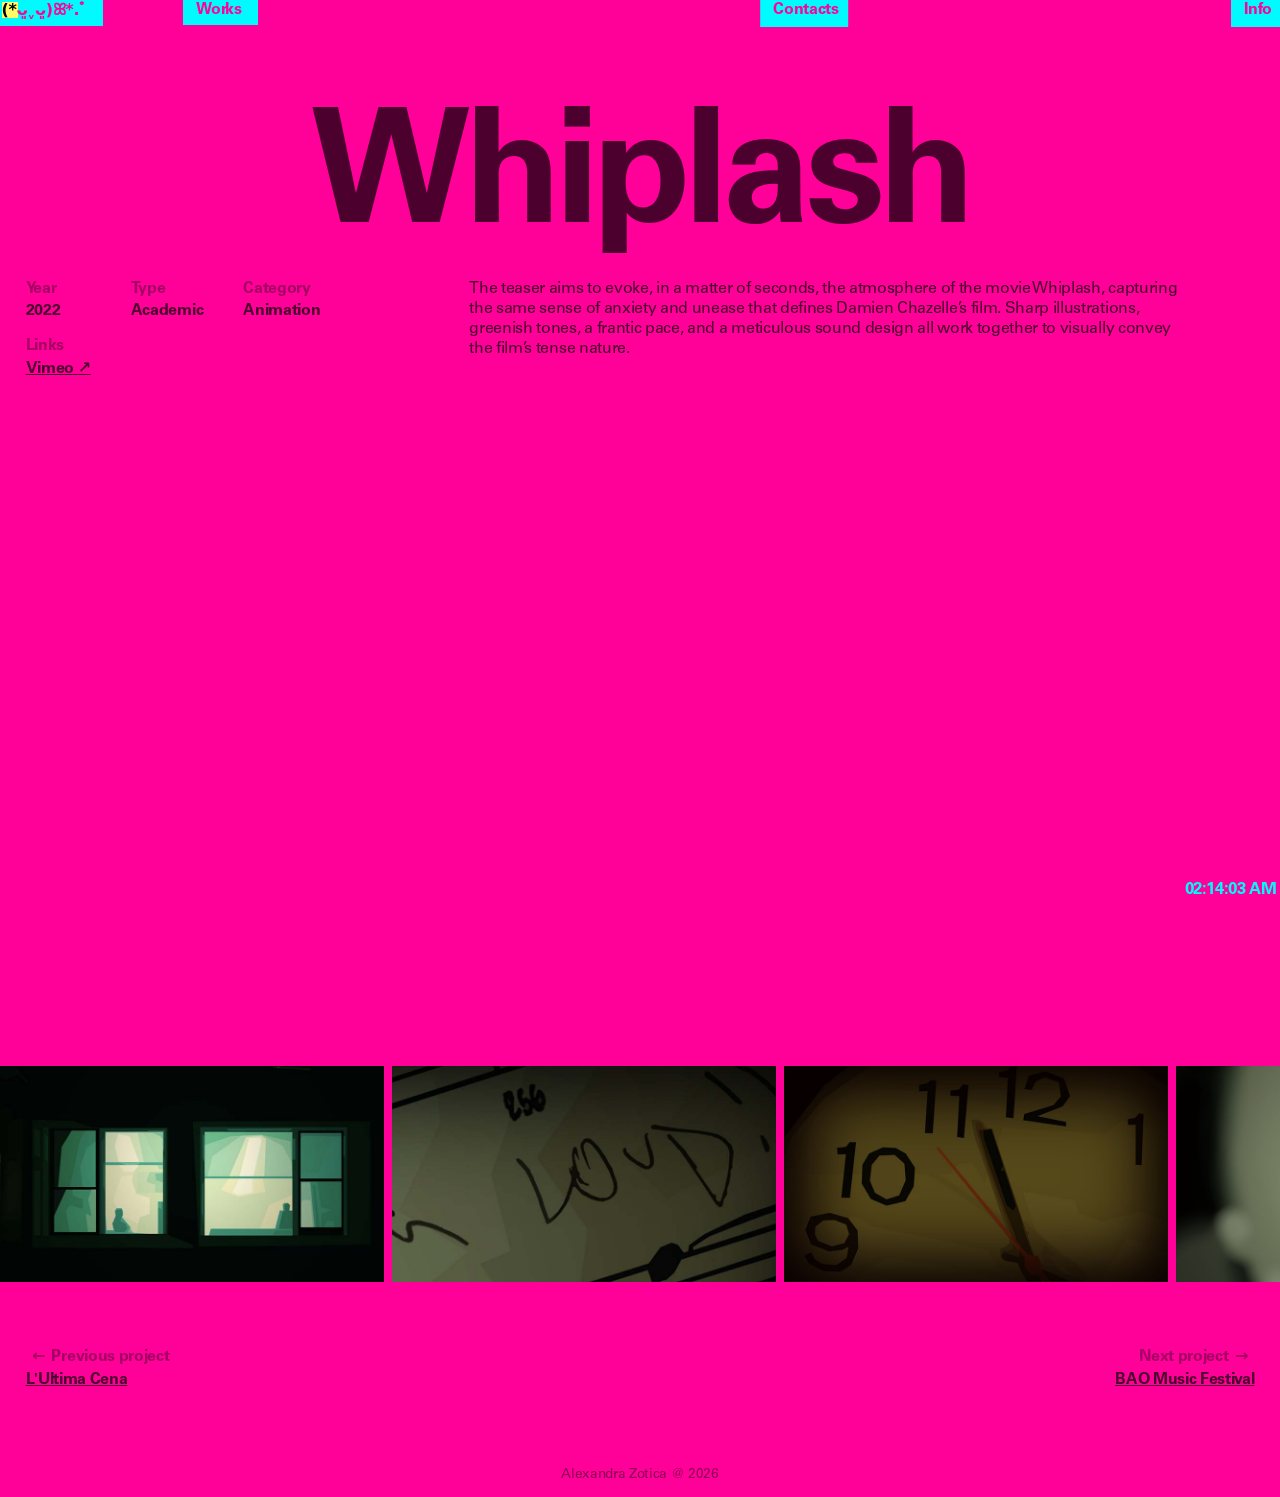
<file: project/Whiplash.html>
<!DOCTYPE html>
<html lang="en">
<head>
    <meta charset="UTF-8">
    <meta name="viewport" content="width=device-width, initial-scale=1.0">
    <title>Alexandra Zotica - Portfolio (*ᴗ͈ˬᴗ͈)ꕤ*.ﾟ</title>
    <link rel="stylesheet" href="../style.css">
    <link rel="stylesheet" href="../project-page-style.css">
</head>
<body>

  <div id="custom-cursor"><div class="cursor-shape"></div></div>

  <span id="fixed">

<span id="az">
  <a href="../index.html" aria-label="Alexandra Zotica">
<span class="az-letter az-rest" style="--i:0;--d:.45s" aria-hidden="true">A</span><span class="az-letter az-rest" style="--i:1;--d:.405s" aria-hidden="true">l</span><span class="az-letter az-rest" style="--i:2;--d:.36s" aria-hidden="true">e</span><span class="az-letter az-rest" style="--i:3;--d:.315s" aria-hidden="true">x</span><span class="az-letter az-rest" style="--i:4;--d:.27s" aria-hidden="true">a</span><span class="az-letter az-rest" style="--i:5;--d:.225s" aria-hidden="true">n</span><span class="az-letter az-rest" style="--i:6;--d:.18s" aria-hidden="true">d</span><span class="az-letter az-rest" style="--i:7;--d:.135s" aria-hidden="true">r</span><span class="az-letter az-rest" style="--i:8;--d:.09s" aria-hidden="true">a</span><span class="az-letter az-rest" style="--i:9;--d:.045s" aria-hidden="true">&nbsp;</span><span class="az-letter az-rest" style="--i:10;--d:.405s" aria-hidden="true">Z</span><span class="az-letter az-rest" style="--i:11;--d:.333s" aria-hidden="true">o</span><span class="az-letter az-rest" style="--i:12;--d:.261s" aria-hidden="true">t</span><span class="az-letter az-rest" style="--i:13;--d:.189s" aria-hidden="true">i</span><span class="az-letter az-rest" style="--i:14;--d:.117s" aria-hidden="true">c</span><span class="az-letter az-rest" style="--i:15;--d:.045s" aria-hidden="true">a</span>
<span class="az-kao" aria-hidden="true">
  <span class="kao-rest">(*ᴗ͈ˬᴗ͈)ꕤ*.ﾟ</span>
  <span class="kao-hover">ദ്ദി(｡•̀ ,&lt;)~✩‧₊</span>
</span>
  </a>
</span>

<a class="menu-item menu-link" id="works" href="../see-all.html" data-hover-label="Works">
  <span class="label">Works</span>
</a>

<span class="menu-item flicker-item" id="contacts" data-hover-label="Contacts">
  <span class="label">Contacts</span>
  <span class="panel">
    <span class="content">
      <span class="links">
        <span id="email" class="row" data-hover-label="alexandrazotica.work@gmail.com"><a href="mailto:alexandrazotica.work@gmail.com">Email</a><span class="row-mask"></span></span>
        <span class="row" data-hover-label="@c0ldbluerain"><a href="https://www.instagram.com/c0ldbluerain/" target="_blank">Instagram</a><span class="row-mask"></span></span>
        <span class="row" data-hover-label="@alexandrazotica"><a href="https://vimeo.com/alexandrazotica" target="_blank">Vimeo</a><span class="row-mask"></span></span>
        <span class="row" data-hover-label="@alexandrazotica"><a href="https://www.linkedin.com/in/alexandrazotica/" target="_blank">Linkedin</a><span class="row-mask"></span></span>
      </span>
    </span>
  </span>
</span>

<span class="menu-item flicker-item" id="info" data-hover-label="Info">

  <span class="label">Info</span>
  <span class="panel">
    <span class="content">
      <span class="top-row">
        <p class="info-text">
          Alexandra Zotica is a designer working across motion, video and editorial design with an interest for 
          projects of social, political and cultural relevance. Romanian, raised and based in Milan,
          studied in Barcelona and Hong Kong.
        </p>
      </span>

      <span class="info-lower-row">

        <span class="container-info-block">
  <span class="info-block">
    <span class="info-block-title">Work</span>
    <span class="work-entries">

      <span class="work-entry">
        <span class="work-date">Jul 2025 – Present</span>
        <span class="work-title">BAO Music Festival</span>
        <span class="work-desc">Art director, graphic designer,
motion designer & video editor</span>
      </span>

      <span class="work-entry">
        <span class="work-date">Sept 2023 - Jun 2025</span>
        <span class="work-title">Lab Immagine - Politecnico di Milano</span>
        <span class="work-desc">Motion designer, videomaker
and photographer</span>
      </span>

      <span class="work-entry">
        <span class="work-date">Nov 2024</span>
        <span class="work-title">Filmmaker Festival</span>
        <span class="work-desc">Volunteered as video editor
and photographer</span>
      </span>

    </span>
  </span>
</span>

<span class="container-info-block">
  <span class="info-block">
    <span class="info-block-title">Education</span>
    <span class="work-entries">

      <span class="work-entry">
        <span class="work-date">2024 – Present</span>
        <span class="work-title">Master’s Degree
in Communication Design</span>
        <span class="work-desc">Politecnico di Milano
Milan, Italy</span>
      </span>

      <span class="work-entry">
        <span class="work-date">Jan 2026 - May 2026</span>
        <span class="work-title">Erasmus Experience
in Illustration</span>
        <span class="work-desc">Hong Kong Design Institute, Hong Kong</span>
      </span>

      <span class="work-entry">
        <span class="work-date">2021 - 2024</span>
        <span class="work-title">Bachelor’s Degree
in Communication Design</span>
        <span class="work-desc">Politecnico di Milano
Milan, Italy</span>
      </span>

       <span class="work-entry">
        <span class="work-date">Jan 2024 - Jun 2024</span>
        <span class="work-title">Erasmus Experience
in Audiovisual Design</span>
        <span class="work-desc">ESDi - Universitat Ramon Ull
Barcelona, Spain</span>
      </span>

    </span>
  </span>
</span>

        <span class="container-info-block">
          <span class="info-block">
            <span class="info-block-title">Exhibitions</span>
            <span class="info-block-years">
              <span class="year-group">
                <span class="year-label">2026</span>
                <span class="info-block-list">
                  <span><a href="https://streambeefvibes.densitydesign.org" target="_blank">Stream Beef Vibes</a>, Stecca 3, Milan</span>
                </span>
              </span>

              <span class="year-group">
                <span class="year-label">2025</span>
                <span class="info-block-list">
                  <span><a href="https://www.meetcenter.it/en/event/the-new-atlas-of-digital-art-2025-immersive-frontiers/" target="_blank">The New Atlas of Digital Art</a>, MEET, Milan</span>
                  <span><a href="https://www.graphicdays.it/neologia/everything-that-i-am-not-alexandra-zotica/" target="_blank">Neologia</a>, Graphic Days, Turin</span>
                  <span><a href="https://www.instagram.com/reel/DIoC3P-IA_e/?utm_source=ig_web_copy_link&stkn=MzRlODBiNWFlZA==" target="_blank">Anthropogenic Scenarios</a>, Salone Satellite, Milan</span>
                  <span><a href="https://www.instagram.com/reel/DI9LnVRoRi1/?utm_source=ig_web_copy_link&stkn=MzRlODBiNWFlZA==" target="_blank">Interdependence</a>, Fabbrica del Vapore, Milan</span>
                  <span><a href="https://www.instagram.com/p/DH8GaDlteWu/?utm_source=ig_web_copy_link&stkn=MzRlODBiNWFlZA==" target="_blank">Uffa Film Fest</a>, Urbino</span>
                </span>
              </span>

              <span class="year-group">
                <span class="year-label">2024</span>
                <span class="info-block-list">
                  <span><a href="https://www.antidisciplinarylab.it/rawscenarios/" target="_blank">Raw Scenarios</a>, Dotdotdot, Milan</span>
                </span>
              </span>
            </span>
          </span>

          <span class="info-block">
            <span class="info-block-title" style="padding-right:1.5rem">Features</span>
            <span class="info-block-years">
              <span class="year-group">
                <span class="year-label">2025</span>
                <span class="info-block-list">
                  <span>Graincore March</span>
                  <span>Urbanvoid Vol.2</span>
                </span>
              </span>

              <span class="year-group">
                <span class="year-label">2024</span>
                <span class="info-block-list">
                  <span><a href="https://www.nomosedizioni.it/libro/9791259582126" target="_blank">Design della Comunicazione. Vent'anni di nuovo</a></span>
                </span>
              </span>
            </span>
          </span>
        </span>

      </span>

    </span>
  </span>

</span>

  <span class="hour">14:37:22</span>

</span>

<header class="project-header"
  data-links="Vimeo|https://vimeo.com/1203401683">

  <span class="project-title" id="project-title">Whiplash</span>

  <div class="project-body">
    <div class="project-attrs" id="project-attrs"></div>

    <div class="project-description">
  <p>The teaser aims to evoke, in a matter of seconds, the atmosphere of the movie Whiplash, capturing the same sense of anxiety
and unease that defines Damien Chazelle’s film.
Sharp illustrations, greenish tones, a frantic pace, and a meticulous
sound design all work together to visually convey the film’s tense nature.</p>
</div>
  </div>
</header>

<section class="project-gallery-h">
<figure  class="figure-center-video">
   <a class="video-full-link" 
     href="https://vimeo.com/1203401683" 
     target="_blank" 
     rel="noopener"
     data-cursor-label="Watch full video"
     >
    <video data-src="../assets/projects/-hero videos/WHIPLASH-video 1.mp4" muted loop playsinline webkit-playsinline preload="none" style="width:100vw; height: auto;"></video>
  </a></figure>
</section>

<section class="project-gallery-h">
    <figure>
    <img src="../assets/projects/Whiplash/whiplash-1.jpg" alt="Whiplash Frame" style="--w: 30vw; --w-mobile: 60vw;">
  </figure>
      <figure>
    <img src="../assets/projects/Whiplash/whiplash-3.jpg" alt="Whiplash Frame"  style="--w: 30vw; --w-mobile: 60vw;">
  </figure>
      <figure>
    <img src="../assets/projects/Whiplash/whiplash-4.jpg" alt="Whiplash Frame"  style="--w: 30vw; --w-mobile: 60vw;">
  </figure>
        <figure>
    <img src="../assets/projects/Whiplash/whiplash-5.jpg" alt="Whiplash Frame"  style="--w: 30vw; --w-mobile: 60vw;">
  </figure>
</section>

<footer class="site-footer">
  <p>Alexandra Zotica @ 2026</p>
</footer>
<span id="hover-display"></span>
    <script src="../script.js"></script>
    <script src="../project-page.js"></script>
</body>
</html>
</file>
<file: style.css>
/* ==========================================================================
   FONTS
   ========================================================================== */

@font-face {
	font-family: 'Univers';
	src: url('assets/font/Univers-Bold.otf') format('opentype');
	font-weight: 700;
	font-style: normal;
	font-display: swap;
}

@font-face {
	font-family: 'Univers';
	src: url('assets/font/Univers.otf') format('opentype');
	font-weight: 500;
	font-style: normal;
	font-display: swap;
}




/* ==========================================================================
   RESET / BASE
   ========================================================================== */

* {
  cursor: none; /* hide the native cursor everywhere */
}

html, body {
  margin: 0;
  padding: 0;
}

:root{
	--base-font: 'Univers', system-ui, -apple-system, 'Segoe UI', Roboto, Helvetica, Arial, sans-serif;
  --sticky-offset: 6rem;
  --scrollbar-color: rgb(255, 0, 153);
  --accent-bg: rgb(255, 0, 153); /* new — shared background driver */
}

body {
  font-family: var(--base-font);
  font-weight: 700;
  font-size: 1rem;
  color: rgba(0, 0, 0, 0.7);
  letter-spacing: -0.02em;
  background-color: var(--accent-bg);   /* was a literal rgb() value */
  transition: background-color .3s ease;
  overflow-x: hidden;
}

a {
    text-decoration: none;
    color: inherit;
    color:rgba(0, 0, 0, 0.7);
}

/* ==========================================================================
   CUSTOM CURSOR
   ========================================================================== */

#custom-cursor {
  position: fixed;
  top: 0;
  left: 0;
  pointer-events: none;
  z-index: 999999;
    mix-blend-mode: difference;
}

.cursor-shape {
  width: 20px;
  height: 20px;
  background-color: rgb(255, 0, 153);
  clip-path: inset(2px); /* square */
  transform: scale(1);
  transform-origin: center;
  transition: transform .15s ease;
  z-index: 999999;
}

.cursor-shape.hover-target {
  transform: scale(1.8);
}

.dust-particle {
  position: fixed;
  top: 0;
  left: 0;
  pointer-events: none;
  z-index: 999998; /* under #custom-cursor's 999999 */
  mix-blend-mode: difference;
  background-color: rgb(255, 0, 153);
  opacity: 0.9;
  transition: transform .6s ease-out, opacity .6s ease-out;
  will-change: transform, opacity;
}

/* ==========================================================================
   HEADER / FIXED NAV (name, clock, Works / Contacts / Info menus)
   ========================================================================== */

#fixed {
  gap: 0.25rem;
  position: fixed;
  top: 0;
  left: 0;
  right: 0;
  width: 100%;
  display: flex;
  flex-direction: row;
  justify-content: space-between;
  box-sizing: border-box;
  z-index: 95000;      /* new — higher than #hover-display */
}

#az a {
  display: inline-flex;
  align-items: baseline;
  overflow: hidden;
  color: rgb(255, 0, 153);
  background-color: rgba(0, 251, 255, 1); /* was missing the alpha value — invalid before */
  padding: 0rem 1rem 0.4rem 0.1rem;
  mix-blend-mode: difference;
}

.menu-item.menu-link {
  display: inline-block;
  background-color: rgb(255, 0, 153);
  padding: 0rem 1rem 0.5rem 0.8rem;
}

.az-letter {
  display: inline-block;
  white-space: pre;
}

.az-rest {
  max-width: 0;
  opacity: 0;
  overflow: hidden;
  transition: max-width 0s step-end, opacity .08s linear;
  transition-delay: var(--d);
}

#az:hover .az-rest {
  max-width: 1.5em;
  opacity: 1;
  transition-delay: calc(.15s + var(--i) * .045s);
  transition-timing-function: step-end, linear;
}

.az-z-short {
  max-width: 1.2em;
  opacity: 1;
  transition: max-width .2s ease, opacity .12s ease;
  transition-delay: .405s; /* both words now finish erasing at exactly this moment */
}

#az:hover .az-z-short {
  max-width: 0;
  opacity: 0;
  transition: max-width .15s ease .05s, opacity .1s ease .05s;
}

#az .az-kao {
  display: inline-block;
  position: relative;
  white-space: nowrap;
  font-family: "Noto Sans Malayalam", system-ui, sans-serif;
  transition: margin-left .35s ease;
}

/* at rest: only the first face */
#az .kao-hover {
  display: none;
}

/* on hover: swap faces and leave a gap after the name */
#az:hover .kao-rest {
  display: none;
}
#az:hover .kao-hover {
  display: inline;
}
#az:hover .az-kao {
  margin-left: .4em;
}

.hour {
  color: rgba(0, 251, 255);
  font-size: 1.05rem;
  letter-spacing: -0.02em;
    position: fixed;
  bottom: 0rem;
  right: 0.2rem;
  z-index: 10;
}

/* ---- Menu-item mask-expand panel (shared behavior) ---- */

.menu-item {
  position: relative;
  align-self: flex-start;   /* don't stretch to #fixed's full height */
  --panel-width: 100%;
  --panel-height: 100%;
    z-index: 1;
}

.menu-item.show-menu {
  z-index: 2;
}

.menu-item .label {
  position: relative;
  z-index: 100000;
  display: inline-block;   /* so it only wraps the word "Info", not the full flex width */
  color: rgba(0, 251, 255);
  transition: opacity .2s ease;
}

.menu-item.show-menu .label {
  opacity: 0;
  pointer-events: none;
}

.menu-item .panel {
  position: absolute;
  left: -0.8rem;
  width: calc(100% + 1.4rem);   
  height: calc(100% + 0.5rem);   
  z-index: 1;
  background-color: rgb(255, 0, 153);
  transition: width .3s ease, height .3s ease, top .3s ease, left .3s ease;
}

.menu-item.show-menu .panel {
  top: 0;
  left: 0;
    backdrop-filter: blur(4px);
  -webkit-backdrop-filter: blur(4px);
}

.flicker-item .panel.flicker {
  animation: panel-flicker .12s steps(1, end) 2;
}

@keyframes panel-flicker {
  0%, 100% { opacity: 1; }
  50%      { opacity: 0; }
}

.menu-item .panel .content {
  display: none;
  white-space: nowrap;
  padding: 1.5rem 0rem;
  font-weight: 500;
  text-align: left;
  color: rgb(0, 0, 0);
}

.menu-item.show-menu .panel .content {
  display: flex;
  flex-direction: column;   
}

.menu-item.show-menu {
  --panel-width: clamp(16rem, 90vw, 32rem);
  --panel-height: clamp(22rem, 100vh, 40rem);
}

.menu-item.show-menu .panel {
  top: 0;
  right: 0;
  left: auto;              
  width: calc(var(--panel-width) + 2rem);
height: calc(var(--panel-height) + 0.1rem);
}

.content .row {
  position: relative;
  display: block;
}

.content .row-mask {
  position: absolute;
  width: 94%;                  /* narrower than the row, not edge-to-edge */
  background-color: rgb(255, 0, 153, 0.85);  /* matches your panel color */
  pointer-events: none;
  transition: opacity .2s ease;
}

.content .row:hover .row-mask {
  opacity: 0;
}

/* ---- Works / Contacts (flyout panels, wide link rows) ---- */

.top-row {
  display: flex;
  flex-direction: row;
  align-items: flex-start;
  gap: 1.5rem;
}

.links {
  display: flex;
  flex-direction: column;
}

#works {
  transform: translateX(clamp(-20rem, -20vw, 0rem));
}

#contacts { 
  transform: translateX(clamp(-6rem, -6vw, 0rem));
}

#info { 
  transform: translateX(clamp(-0.5rem, -2vw, 0rem));
}

#works.show-menu .panel, #contacts.show-menu .panel {
  position: absolute;
  top: 0;
  left: -1rem;      /* was 0 — now extends further left of the label */
  right: auto;
  width: calc(var(--panel-width)+2rem);
  height: calc(var(--panel-height)+0.1rem);
  overflow: visible;
  background-color: rgba(0, 251, 255, 0.85);
  padding: 1.5rem 1.5rem 0.5rem 2rem;
  transition: width .3s ease, height .3s ease, left .3s ease;
}

#works.show-menu .panel .content, #contacts.show-menu .panel .content {
  position: static;       /* was fixed — panel now handles positioning, content just flows inside it */
  display: flex;
  flex-direction: column;
  align-items: flex-start;
}

#works .content .row a, #contacts .content .row a {
  font-size: clamp(2.5rem, 6vw, 5rem);
  font-weight: 700;
}

#works .content .row-mask, #contacts .content .row-mask {
  top: 0;
  left: 2%;
  width: 95%;
  height: 80%;
}

/* ---- Info panel (bio, work, education, exhibitions, features) ---- */

.info-text {
  margin: 0 0 .8rem 0;
  font-weight: 500;
  white-space: normal;
  max-width: min(25rem, 90vw);
      color:rgba(0, 0, 0, 0.7);
}

.container-info-block {
    display: flex;
    flex-direction: column;
    gap: 1rem;
}

.info-block {
  display: flex;
  flex-direction: row;
  align-items: flex-start;
  gap: 1.5rem;
  margin-top: 1rem;
  white-space: normal;
}

.info-block-title {
  flex: 0 0 auto;           
  font-weight: 700;
  font-size: 1.2rem;
color:rgba(0, 0, 0, 0.7);
}

.info-block-list {
  display: flex;
  flex-direction: column;
  font-weight: 500;
      color:rgba(0, 0, 0, 0.7);
}

.info-block-list a {
  text-decoration: underline;
}

.info-block-years {
  display: flex;
  flex-direction: column;
  gap: .8rem;
}

#info.show-menu {
  --panel-width: clamp(70rem, 150vw, 80rem);
  --panel-height: clamp(24rem, 80vh, 56rem);
}

#info.show-menu .panel {
    background-color: rgba(0, 251, 255, 0.85);
}

#info.show-menu .panel .content {
  padding-left: 1rem;
}

.year-group {
  display: flex;
  flex-direction: row;
  align-items: flex-start;
  gap: 1rem;
        color:rgba(0, 0, 0, 0.7);
}

.year-label {
  flex: 0 0 auto;
  width: 3rem;
  font-weight: 500;
}

.intro-text {
  margin: 0 0 1rem 35rem;
  font-weight: 500;
  white-space: normal;
  max-width: min(30rem, 100vw);
      color:rgba(0, 0, 0, 0.7);
}

.info-lower-row {
  display: flex;
  flex-direction: row;
  align-items: flex-start;
  gap: 2rem;
}

.work-entries {
  display: flex;
  flex-direction: column;
  gap: 1.2rem;
}

.work-entry {
  display: flex;
  flex-direction: column;
  gap: .2rem;
}

.work-date {
  font-size: .8em;
  font-weight: 500;
  color: rgba(0, 0, 0, 0.7);
}

.work-title {
  font-weight: 700;
    color: rgba(0, 0, 0, 0.7);
}

.work-desc {
  font-weight: 500;
  white-space: normal;
  max-width: 16rem;
      color: rgba(0, 0, 0, 0.7);
}

/* ==========================================================================
   RESPONSIVE — MOBILE / SMALL SCREENS
   ========================================================================== */
@media (hover: none) and (pointer: coarse) {
  #custom-cursor {
    display: none;
  }
}

@media (max-width: 768px) {

  .hour {
  display: none;
}

  /* ---- Header nav: stack instead of wrap awkwardly ---- */
  #fixed {
    display: flex;
  flex-wrap: wrap;
  align-items: flex-start;
  justify-content: space-between;   /* or space-around */
  gap: 0.5rem;
  }

  .content .row a {
    position: relative;
    z-index: 2;
  }

  .content .row-mask {
    z-index: 1;
  }

  .menu-item,
.menu-item.menu-link {
  flex: 0 0 auto;
  text-align: left;
}

#works { max-width: 3rem; transform: translateX(1.05rem); }
#info {transform: translateX(-0.5rem)}
#contacts     { max-width: 4.5rem; transform:none; }   /* enough to fit "Contacts" on one line */

.menu-item .label,
.menu-item.menu-link {
  white-space: nowrap;
}

  #contacts.show-menu .panel {
    right: 0;
    left: auto;
    height: clamp(12rem, 23vh, 50rem);
    width: clamp(12rem, 22vh, 20rem);
    padding: 0rem 1rem 2rem 1rem;
  }

  /* ---- Info panel: full-width, single column ---- */
  
   #info.show-menu .panel {
     position: fixed; 
    left: auto;
    right: 0;
    width: 78vw;
    font-size: clamp(0.95rem, 2vw, 1rem);
  height: clamp(10rem, calc(83.5vh - var(--sticky-offset)), calc(62.6rem - var(--sticky-offset)));
    overflow-y: auto;
     /* Firefox */
    scrollbar-width: thin;
    scrollbar-color: var(--scrollbar-color) transparent;
  }

  /* Chrome / Safari / Edge (WebKit) */
  #info.show-menu .panel::-webkit-scrollbar {
    width: 6px;
  }

  #info.show-menu .panel::-webkit-scrollbar-track {
    background: transparent;
  }

  #info.show-menu .panel::-webkit-scrollbar-thumb {
    background-color: var(--scrollbar-color);
    border-radius: 3px;
  }

#info.show-menu .panel .content {
  padding: 1rem 1rem;
}

  .info-lower-row {
    flex-direction: column;
    gap: 1.25rem;
  }

  .info-block {
    flex-direction: column;
    gap: 0.5rem;

  }

  .info-block-title {
    width: auto;
  }

  .intro-text {
    margin: 0 0 1rem 0; /* the 35rem desktop offset breaks entirely on mobile */
    max-width: 100%;
  }

  /* ---- Video info row: smaller, safer margins ---- */
  #video-label {
    font-size: clamp(1.1rem, 5vw, 1.6rem);
  }

    /* ---- emoji fix ---- */
  #az.kao-swap .kao-rest {
    display: none;
  }
  #az.kao-swap .kao-hover {
    display: inline;
  }
  #az.kao-swap .az-kao {
    margin-left: .4em;
  }
}

.site-footer {
  text-align: center;
  font-size: 0.85rem;
  font-weight: 500;
  opacity: 0.6;
  color:  rgba(0, 0, 0, 0.75);
}

#hover-display {
  position: fixed;
  display: flex;              /* was: display: block */
  align-items: center;        /* vertically centers the text in the box */
  justify-content: center;    /* or flex-start if you don't want it centered horizontally */
  padding: 2rem 0rem;
  bottom: 0rem;
  height: var(--sticky-offset);
  line-height: 1;              /* no longer needs to match font-size manually */
  font-size: 10rem;
  font-weight: 700;
  color: rgba(0, 251, 255, 0);
  pointer-events: none;
  transition: color .2s ease, background-color .3s ease;
  z-index: 10000;
}


#hover-display.visible {
  color: rgb(255, 0, 153);
  background-color: rgba(0, 251, 255);
}

html:has(#info.show-menu) #az,
html:has(#info.show-menu) .hour,
html:has(#info.show-menu) #hover-display.visible,
html:has(#works.show-menu) #az,
html:has(#works.show-menu) .hour,
html:has(#works.show-menu) #hover-display.visible,
html:has(#contacts.show-menu) #az,
html:has(#contacts.show-menu) .hour,
html:has(#contacts.show-menu) #hover-display.visible {
  color: rgba(0, 0, 0, 0.8);
  transition: color .3s ease;
}

@media (max-width: 768px) {
  #hover-display {
    bottom: 0rem;
    height: var(--sticky-offset);
    line-height: 1;
    font-size: 6rem;
    font-weight: 700;
    color: rgba(0, 251, 255, 0);
    pointer-events: none;
    transition: color .2s ease, background-color .3s ease;
    z-index: 10000;
  }
}
</file>
<file: project-page-style.css>
/* fixed — excludes the cursor from the blur */
html:has(#info.show-menu) body > *:not(#fixed):not(#custom-cursor):not(#hover-display),
html:has(#works.show-menu) body > *:not(#fixed):not(#custom-cursor):not(#hover-display),
html:has(#contacts.show-menu) body > *:not(#fixed):not(#custom-cursor):not(#hover-display) {
  filter: blur(20px);
  transition: filter .3s ease;
    pointer-events: none;
}

.menu-item .label {
       color: rgb(255, 0, 153);
}

.menu-item .panel {
  background-color: rgba(0, 251, 255);
}

.menu-item.menu-link {
         color: rgb(255, 0, 153);
  display: inline-block;
  background-color: rgba(0, 251, 255);
  padding: 0rem 1rem 0.4rem 0.8rem;
}

.project-header {
  display: flex;
  flex-direction: column;
  align-items: center;
  text-align: center;
  padding: 12vh 2vw 2rem;   /* raise or lower the title by changing 30vh */
}

.project-title {
  font-size: 10rem;
  letter-spacing: -0.4rem;
  line-height: .9;
  max-width: 100%;
  overflow-wrap: break-word;
}
.project-body {
  align-self: stretch;               /* full width, so the columns can split */
  display: grid;
  grid-template-columns: 1fr 2fr;    /* attributes left, paragraph right */
  gap: 4vw;
  margin-top: 3vh;
  text-align: left;
}

.project-attrs {
  display: grid;
  grid-template-columns: repeat(3, auto);
  justify-content: start;
  gap: 1em 2.5em;
  font-size: 1rem;
}

.attr { display: flex; flex-direction: column; gap: .2em; }
.attr-label { opacity: .5; }
.attr-value { display: flex; flex-direction: column; }
.attr-value a { text-decoration: underline; }

.project-description {
font-weight: 500;
  max-width: 80ch;
}

.project-description p {
margin-top: 0;
}

@media (max-width: 700px) {
 .project-title {
font-size: clamp(3rem, 16vw, 7rem);
letter-spacing: -0.15rem;}
.project-body { grid-template-columns: 1fr; }
.project-description { order: 1; }
.project-attrs { order: 2; }
}

.project-gallery-h,
.project-gallery-v {
  gap: 0.5rem;
  display: flex;
  align-items: flex-start;   /* add this line */
  overflow-x: auto;
  overflow-y: hidden;
  padding: 0.5rem 0 0 0;
  scroll-snap-type: x proximity;
  scroll-padding-left: 2vw;
  overscroll-behavior-x: contain;
  scrollbar-width: none;
}

.project-gallery-h::-webkit-scrollbar, .project-gallery-v::-webkit-scrollbar { display: none; }

.project-gallery-h figure, .project-gallery-v figure {
  flex: 0 0 auto;
  margin: 0;
  scroll-snap-align: start;
}

.project-gallery-h img,
.project-gallery-h video,
.figure-center-video video {
  display: block;
  height: auto;
  width: var(--w, auto);         
  max-width: none;
  user-select: none;
  -webkit-user-drag: none;
}

.project-gallery-v img,
.project-gallery-v video {
  display: block;
  height: 70vh;
  width: auto;          /* was 80vw: this is what forced everything into the same box */
  max-width: none;
  user-select: none;
  -webkit-user-drag: none;
}

.photo-caption {
display: block;
  padding: 0.5rem 0.5rem 0;   /* the 2vw lines the caption up with the header */
  opacity: .5;
}

#gallery-cursor {
  position: fixed;
  top: 0;
  left: 0;
  z-index: 10000;
  padding: 0 .8em .8em;
  color: rgba(0, 251, 255);
  mix-blend-mode: difference;
  font-size: 1rem;
  white-space: nowrap;
  pointer-events: none;
  opacity: 0;
  transition: opacity .2s ease;
}

#gallery-cursor.visible { opacity: 1; }

/* hide your round cursor only while the label is showing */
.gallery-hover #custom-cursor { opacity: 0 !important; }

.figure-quad {
  flex: 0 0 auto;
  margin: 0;
  scroll-snap-align: start;
  width: 40vh;
  display: flex;
  flex-direction: column;
  gap: 0.5rem;
}

.figure-quad-row {
  display: flex;
  gap: 0.5rem;
}

.figure-quad img {
  width: 50%;
  height: auto;
  display: block;
  user-select: none;
  -webkit-user-drag: none;
}

.gallery-scroll-label {
  display: none;
}

.video-watch-button {
  display: none;
}

.figure-center-video {
  display: flex;
  flex-direction: column;
  align-items: center;
  margin: 0;
}

@media (max-width: 700px) {
  body {
    font-size: 0.98rem;
  }
  
  .project-gallery-h img,
  .project-gallery-h video,
  .figure-center-video video {
    width: var(--w-mobile, var(--w, auto));
  }

  .project-gallery-v img,
  .project-gallery-v video {
    height: 50vh;
  }

  .gallery-label span {
    max-width: 6rem;
    font-size: 0.85rem;
  }

  .photo-caption {
    font-size: 0.85rem;
  }

  .project-nav {
    padding: 2rem 4vw;
  }

  .project-nav-title {
    font-size: 0.95rem;
  }

  .figure-quad {
  width: 35vh;
  display: flex;
  flex-direction: column;
  gap: 0.5rem;
}

.figure-quad img {
  width: 50%;
  height: auto;
  display: block;
  user-select: none;
  -webkit-user-drag: none;
}

.gallery-scroll-label {
    display: flex;
    justify-content: flex-end;
    align-items: center;
    gap: 0.4em;
  padding: 0.4rem 0.8rem 0 0;
    font-size: 0.9rem;
    opacity: 0.6;
  }

  .gallery-scroll-arrow {
    display: inline-block;
    animation: nudge-next 1.2s ease-in-out infinite;
  }

  .gallery-scroll-arrow.at-end {
    animation: nudge-prev 1.2s ease-in-out infinite;
  }

   .video-watch-button {
    display: flex;
    align-items: center;
    gap: 0.5em;
    width: fit-content;
    margin-top: 0.5rem;
    padding: 0rem 0.5rem 0.9rem 0;
    background: rgba(0, 251, 255);
    color: rgb(255, 0, 153);
  }

  .video-watch-button svg {
    width: 1.3em;
    height: 1.3em;
    flex-shrink: 0;
  }

  .video-watch-button span {
    white-space: nowrap;
    font-size: 0.9rem;
  }
}

.project-footer {
  display: grid;
  grid-template-columns: 1fr 2fr;   /* same as .project-body */
  gap: 4vw;                         /* same as .project-body */
  padding-top: 8rem;            /* 2vw matches the header's side padding */
}

.project-footer .project-description {
  grid-column: 2;
}

.project-footer img,
.project-footer video {
  grid-row: 2;
  width: 100%;
  height: auto;
  display: block;
}

@media (max-width: 700px) {
  .project-footer { grid-template-columns: 1fr; padding: 4rem 0 0 0.5rem;}
  .project-footer .project-description { grid-column: 1; }
}

.gallery-label {
  flex: 0 0 auto;
  display: flex;
  align-items: top;         /* vertically centred between the two figures */
  justify-content: center;
  padding: 0 1rem;             /* breathing room next to each figure */
  scroll-snap-align: start;
}

.gallery-label span {
  max-width: 9rem;             /* long labels wrap onto extra lines instead of widening the gap */
  text-align: center;
  white-space: normal;
  opacity: .5;
}

.project-nav {
  display: flex;
  justify-content: space-between;
  gap: 2rem;
  padding: 4rem 2vw;
}

.project-nav-link {
  display: flex;
  flex-direction: column;
  gap: .2em;
}

.project-nav-link.next { margin-left: auto; text-align: right; }

.project-nav-label { opacity: .5; }
.project-nav-title { text-decoration: underline; }

.project-nav-arrow {
  display: inline-block;
  margin: 0 .4em;
}

.project-nav-link.prev .project-nav-arrow { animation: nudge-prev 1.2s ease-in-out infinite; }
.project-nav-link.next .project-nav-arrow { animation: nudge-next 1.2s ease-in-out infinite; }

@keyframes nudge-prev {
  0%, 100% { transform: translateX(0); }
  50%      { transform: translateX(-.6em); }
}

@keyframes nudge-next {
  0%, 100% { transform: translateX(0); }
  50%      { transform: translateX(.6em); }
}

@media (prefers-reduced-motion: reduce) {
  .project-nav-arrow { animation: none !important; }
}

.video-full-link {
  display: block;
  cursor: none; /* let the custom cursor take over, like the rest of the site */
}

.video-full-link video {
  pointer-events: none; /* clicks pass through to the <a>, not the video element */
}

/* add this to project-page-style.css */
.video-link-hover #gallery-cursor {
  opacity: 0 !important;
}

#video-cursor {
  position: fixed;
  top: 0;
  left: 0;
  z-index: 10000;
  display: flex;
  align-items: center;
  gap: .5em;
  padding: 0em 0.7em 0.7em 0;
  background: rgba(0, 251, 255);
  color: rgb(255, 0, 153);
  white-space: nowrap;
  pointer-events: none;
  opacity: 0;
  transform: translate(-50%, -50%);
  transition: opacity .2s ease;
}

#video-cursor.visible { opacity: 1; }

#video-cursor svg {
  width: 2em;
  height: 2em;
  flex-shrink: 0;
}

/* hide the default round cursor while this one is active */
.video-link-hover #custom-cursor { opacity: 0 !important; }

.figure-center-video {
  display: flex;
  flex-direction: column;
  align-items: center;
  margin: 0;
}

.figure-center-video .video-watch-button {
  align-self: flex-start;   /* overrides the parent's align-items just for this child */
}
</file>
